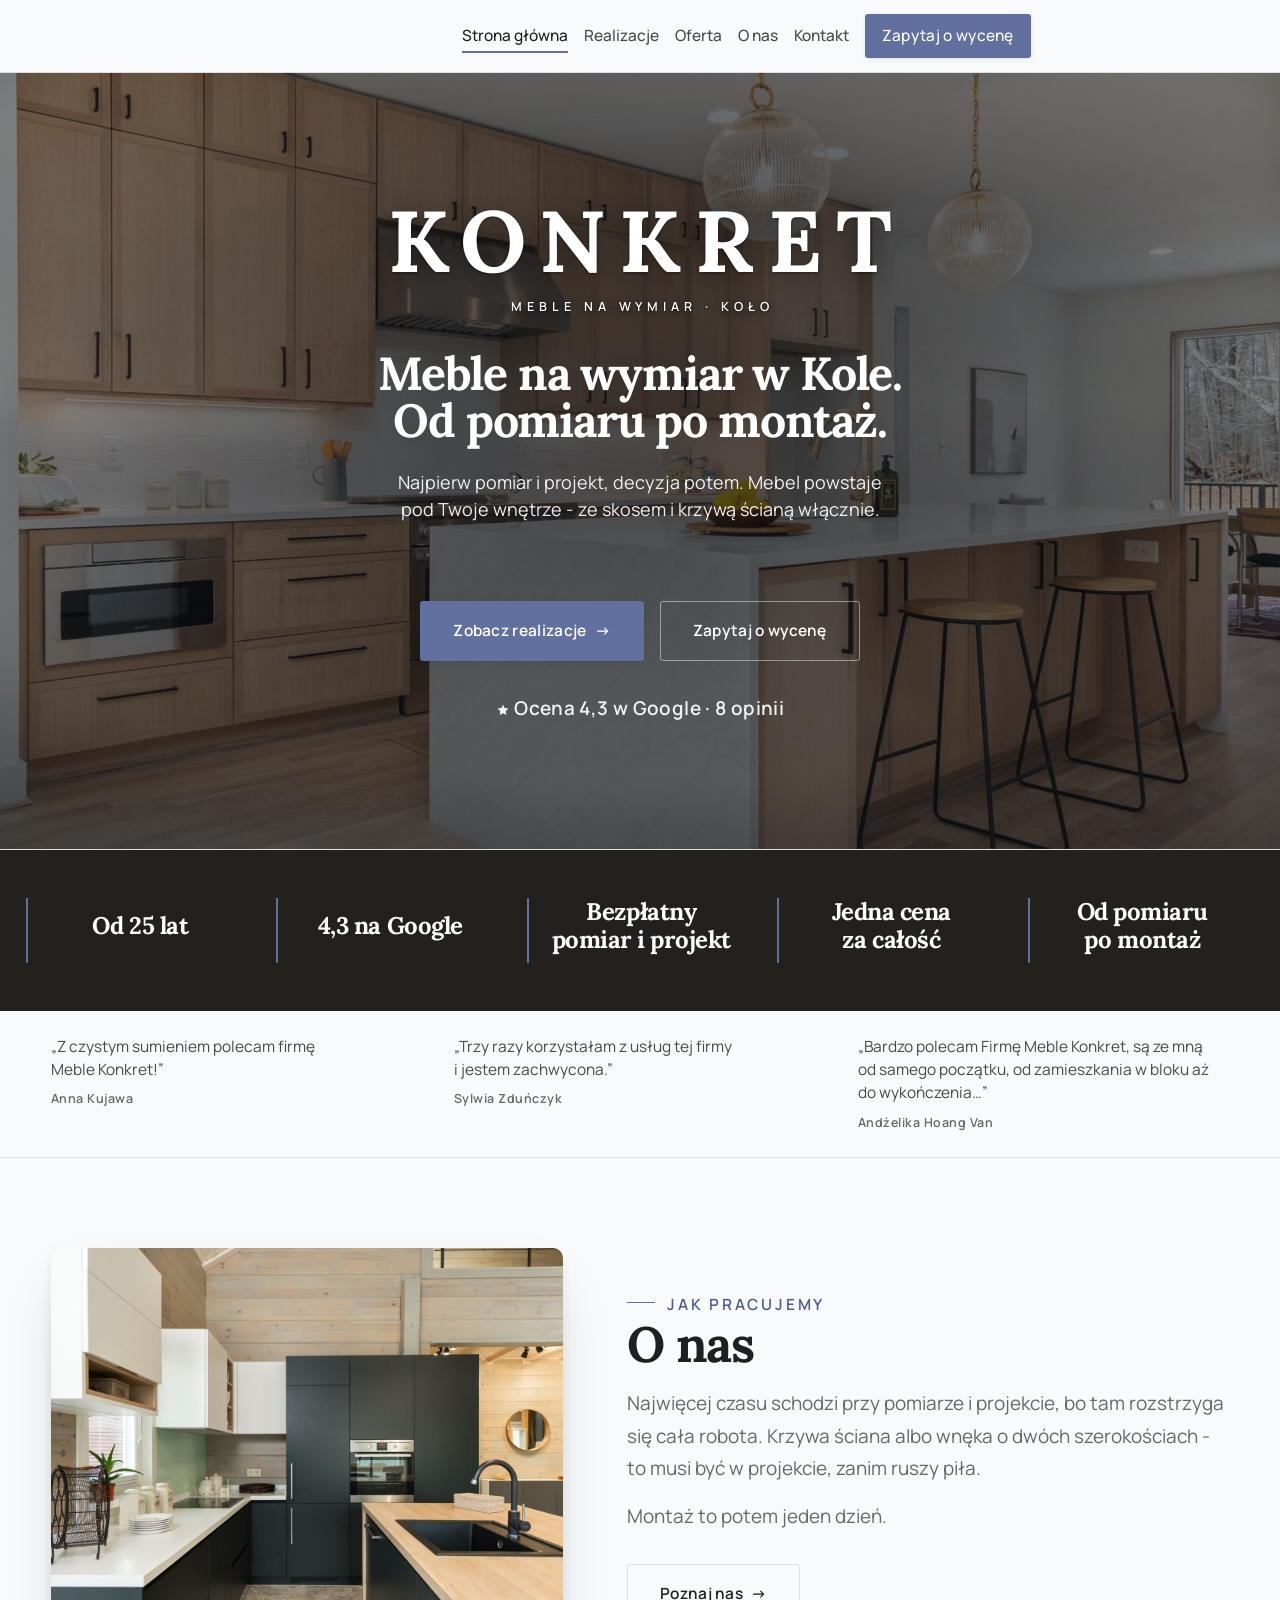
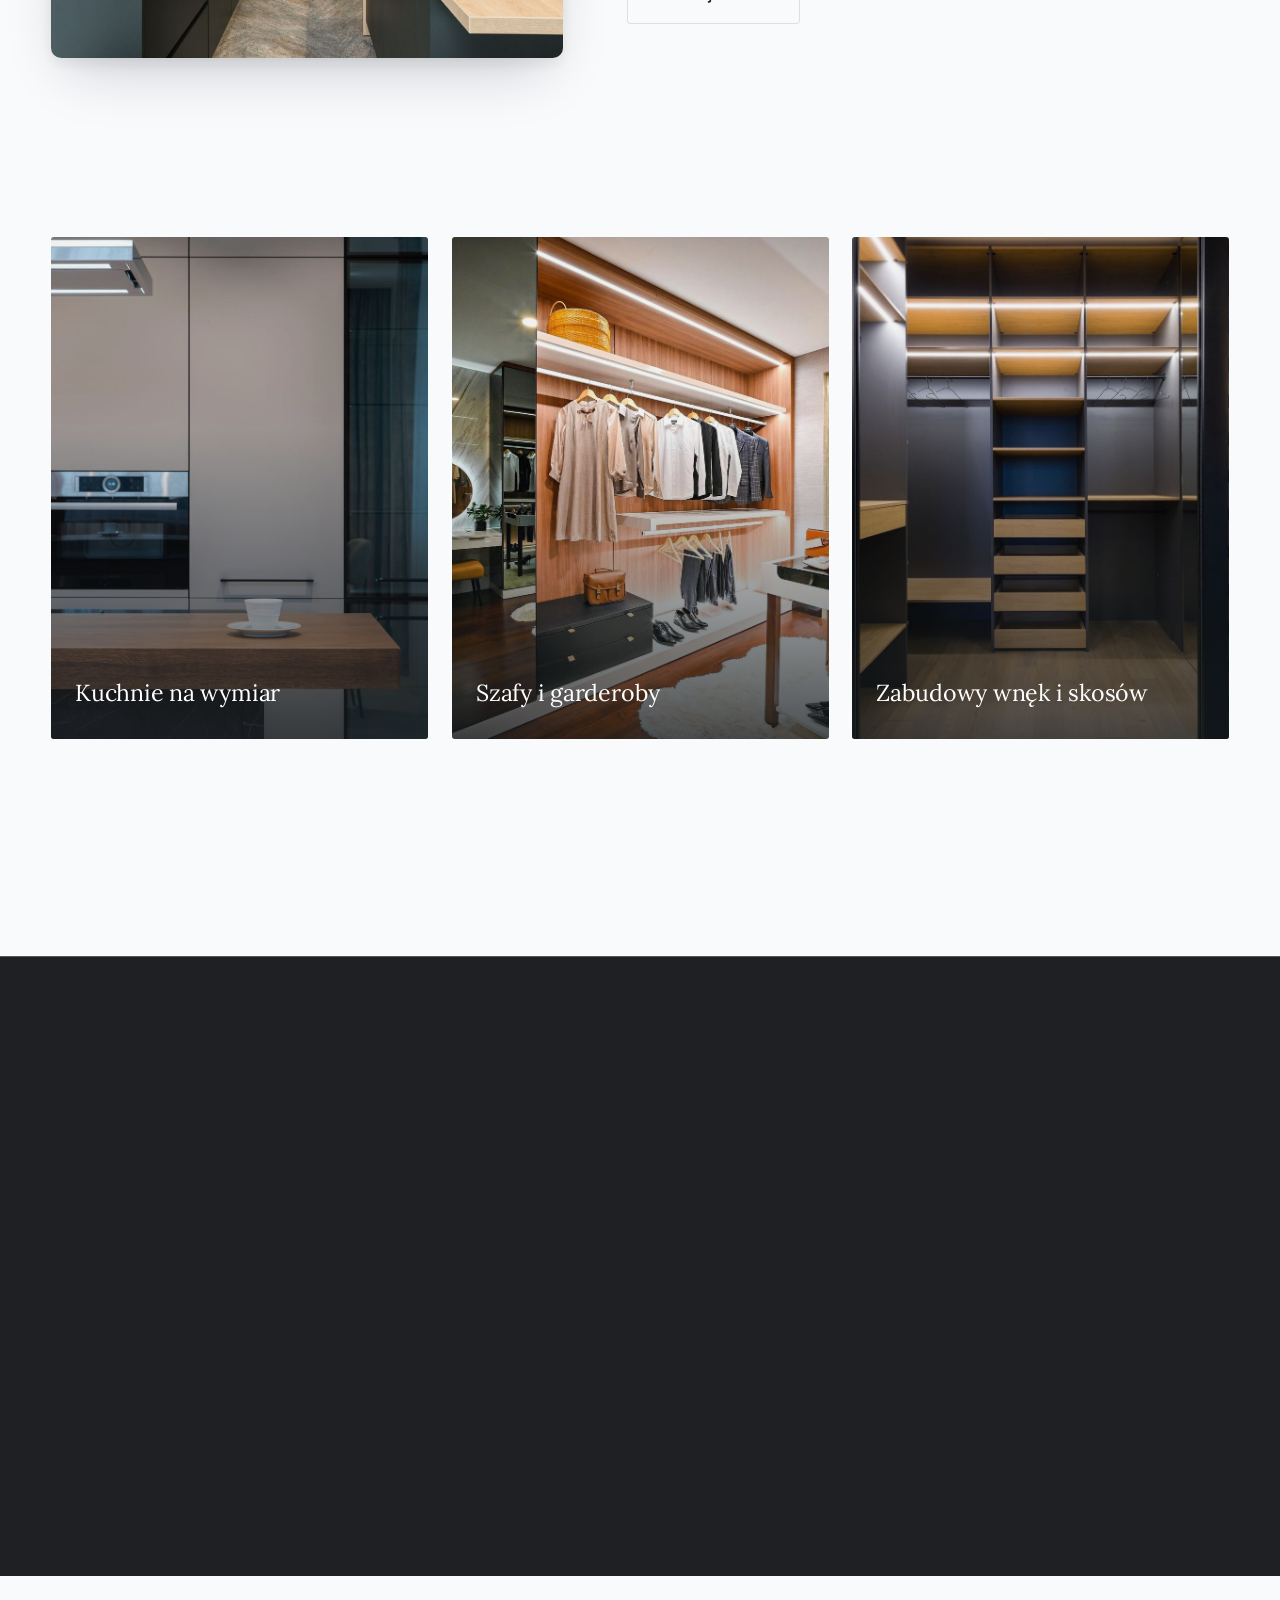
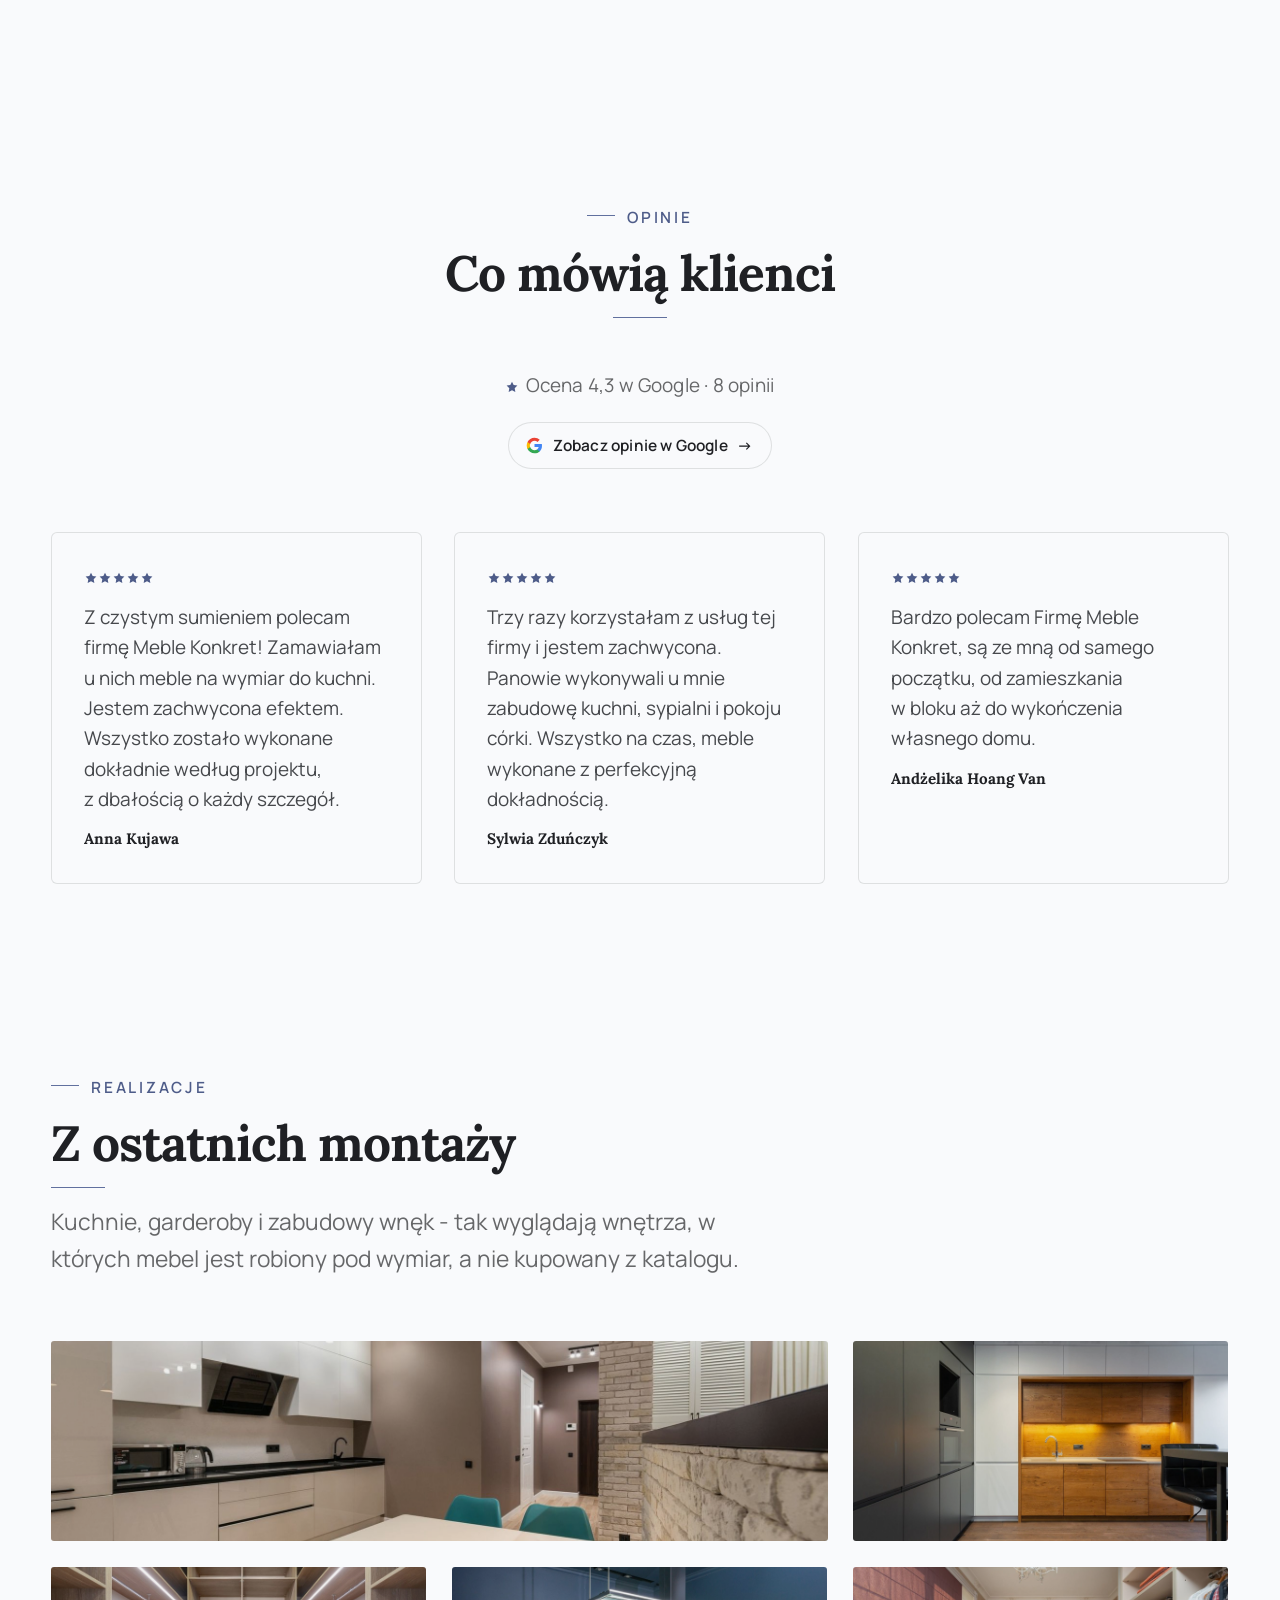
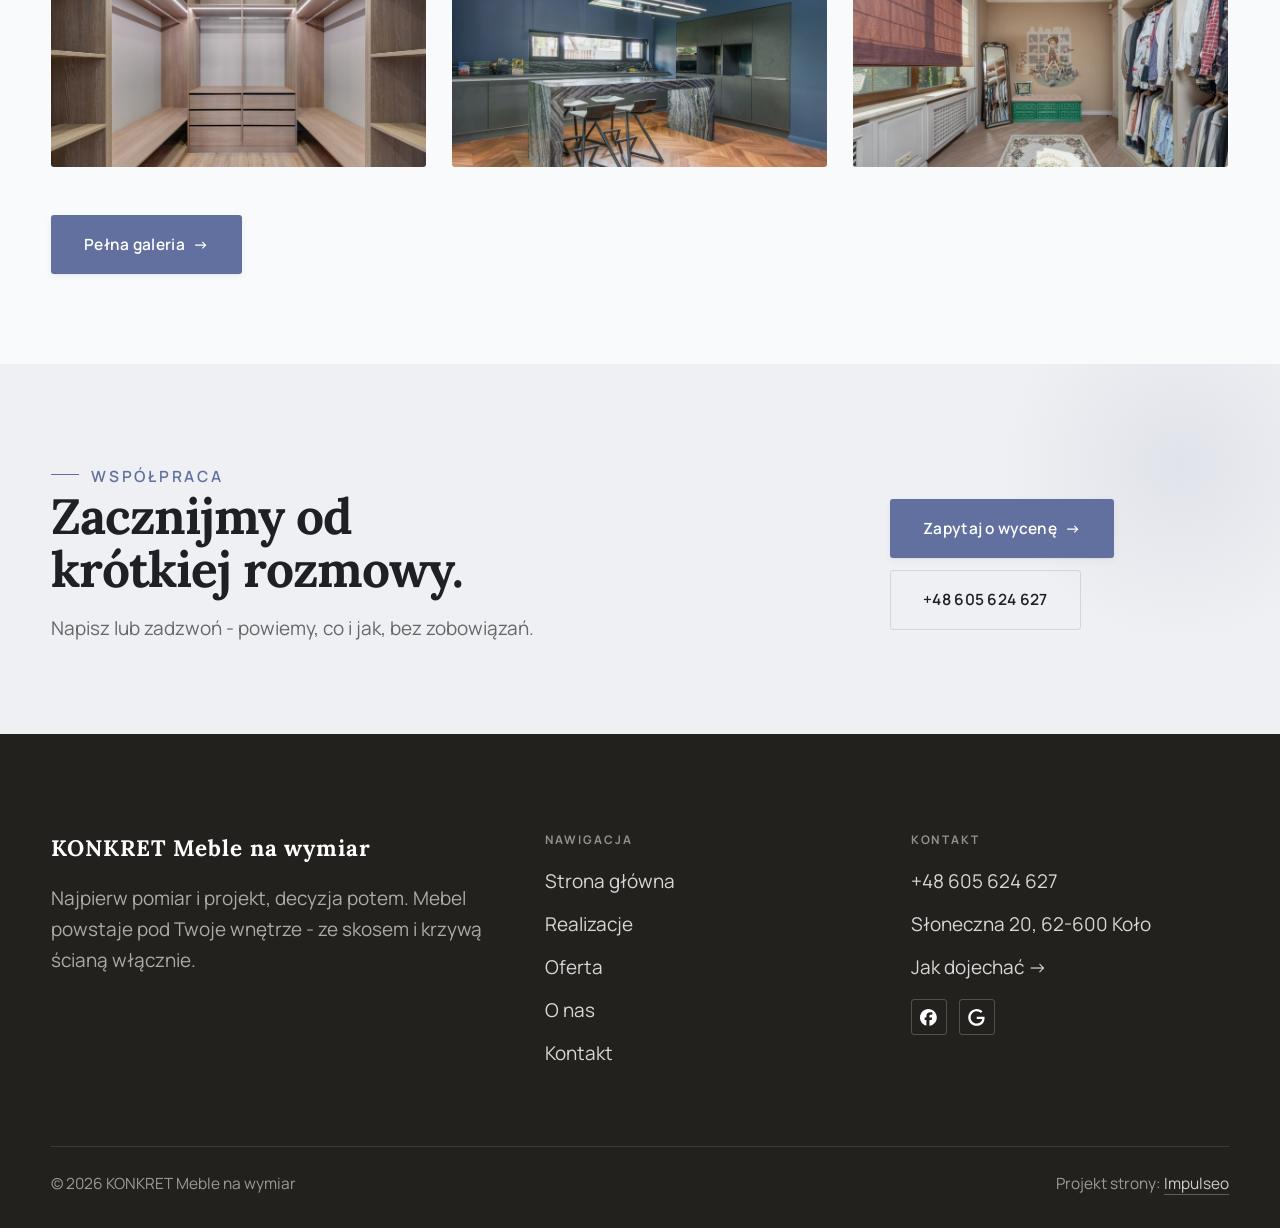
<file: index.html>
<!DOCTYPE html>
<html lang="pl">
<head>
<meta charset="UTF-8">
<meta name="viewport" content="width=device-width, initial-scale=1.0">
<title>KONKRET Meble na wymiar - meble na wymiar, kuchnie i szafy</title>
<meta name="description" content="Meble na wymiar w Kole: kuchnie, szafy i zabudowy pod Twoje wnętrze. Bezpłatny pomiar i projekt, jedna cena, montaż z gwarancją. Zadzwoń: +48 605 624 627.">
<link rel="canonical" href="https://kris20032.github.io/konkret-meble-na-wymiar/">
<meta name="robots" content="noindex, nofollow">
<meta property="og:type" content="website">
<meta property="og:locale" content="pl_PL">
<meta property="og:site_name" content="KONKRET Meble na wymiar">
<meta property="og:title" content="KONKRET Meble na wymiar - meble na wymiar, kuchnie i szafy">
<meta property="og:description" content="Meble na wymiar w Kole: kuchnie, szafy i zabudowy pod Twoje wnętrze. Bezpłatny pomiar i projekt, jedna cena, montaż z gwarancją. Zadzwoń: +48 605 624 627.">
<meta property="og:url" content="https://kris20032.github.io/konkret-meble-na-wymiar/">
<meta property="og:image" content="https://kris20032.github.io/konkret-meble-na-wymiar/img/og.jpg">
<meta property="og:image:width" content="1200">
<meta property="og:image:height" content="630">
<meta name="twitter:card" content="summary_large_image">
<script type="application/ld+json">{"@context": "https://schema.org", "@type": "HomeAndConstructionBusiness", "name": "KONKRET Meble na wymiar", "url": "https://kris20032.github.io/konkret-meble-na-wymiar/", "telephone": "+48605624627", "image": "https://kris20032.github.io/konkret-meble-na-wymiar/img/og.jpg", "areaServed": "Koło"}</script>
<link rel="preconnect" href="https://fonts.googleapis.com">
<link rel="preconnect" href="https://fonts.gstatic.com" crossorigin>
<link href="https://fonts.googleapis.com/css2?family=Lora:wght@500;600;700&family=Manrope:wght@400;500;600&display=swap" rel="stylesheet">
<link rel="stylesheet" href="assets/styles.css?v=4d881626">
<script>
/* WEJSCIE NA STRONE (prosba Szymona 21.08.2026, wzor: demo Meble FRONT).
   Skrypt siedzi w <head> BEZ defer, zeby strona nie mignela przed zaslona.
   Zaslona w CSS jest domyslnie wylaczona (display:none) - wlacza ja dopiero ta
   klasa, wiec przy wylaczonym JS wejscia po prostu nie ma i nic nie blokuje.
   Gra RAZ na wizyte (sessionStorage); ?intro w adresie = zagraj ponownie. */
(function(){
  try{
    var h = document.documentElement;
    h.classList.add('js-on');   /* bez skryptu nazwa w rogu ma zostac widoczna */
    if (window.matchMedia && matchMedia('(prefers-reduced-motion:reduce)').matches) return;
    var znowu = location.search.indexOf('intro') > -1;
    if (!znowu && sessionStorage.getItem('konkret-intro')) return;
    sessionStorage.setItem('konkret-intro','1');
    h.classList.add('intro-on');
    var zdjete = false;
    function koniec(){
      if (zdjete) return; zdjete = true;
      h.classList.add('intro-out');
      try { document.dispatchEvent(new CustomEvent('intro:end')); } catch(e){}
      setTimeout(function(){ h.classList.remove('intro-on','intro-out'); }, 800);
    }
    setTimeout(koniec, 1900);
    /* twardy bezpiecznik: cokolwiek by nie padlo, po 3,8 s zaslony nie ma */
    setTimeout(function(){ h.classList.remove('intro-on','intro-out'); }, 3800);
    document.addEventListener('click', koniec);
    window.addEventListener('wheel', koniec, {passive:true});
    window.addEventListener('touchstart', koniec, {passive:true});
    window.addEventListener('keydown', koniec);
  }catch(e){}
})();
</script>
</head>
<body class="ma-znak-w-hero">
<div id="intro" aria-hidden="true"></div>

<header class="nav">
  <div class="wrap nav-inner">
    <a class="brand" href="index.html"><span class="name">KONKRET Meble na wymiar</span></a>
    <nav class="nav-links">
      <a href="index.html" class="active" aria-current="page">Strona główna</a>
      <a href="realizacje.html">Realizacje</a>
      <a href="oferta.html">Oferta</a>
      <a href="o-nas.html">O nas</a>
      <a href="kontakt.html">Kontakt</a>
      <a href="kontakt.html" class="btn btn-accent">Zapytaj o wycenę</a>
    </nav>
    <button class="nav-toggle" aria-label="Menu"><span></span><span></span><span></span></button>
  </div>
</header>

<main>
<section class="hero-cine hero-srodek">
  <img src="img/hero.jpg" fetchpriority="high" alt="KONKRET Meble na wymiar - Meble na wymiar w Kole. Od pomiaru po montaż. " width="1880" height="1253">
  <div class="wrap">
    <div class="hero-copy">
      <!-- Znak firmowy: na czas zaslony stoi na srodku okna (ciemny, na jasnym tle),
           przy jej zdejmowaniu zjezdza na swoje miejsce w hero i w locie przechodzi
           na biel. Firma nie ma znaku graficznego, wiec znakiem jest sama nazwa. -->
      <div class="hero-mark">
        <span class="mark-nazwa">KONKRET</span>
        <span class="mark-pod">MEBLE NA WYMIAR &middot; KOŁO</span>
      </div>
      <h1>Meble na wymiar w Kole. Od pomiaru po montaż. </h1>
      <p class="lead">Najpierw pomiar i projekt, decyzja potem. Mebel powstaje pod Twoje wnętrze - ze skosem i krzywą ścianą włącznie.</p>
      <div class="hero-actions">
        <a href="realizacje.html" class="btn btn-accent">Zobacz realizacje <span class="arr">→</span></a>
        <a href="kontakt.html" class="btn btn-ghost" style="color:#fff;border-color:rgba(255,255,255,.45)">Zapytaj o wycenę</a>
      </div>
      <div class="hero-ocena"><svg class="ico-star" width="14" height="14" viewBox="0 0 24 24" style="vertical-align:-2px" aria-hidden="true"><path d="M12 2.8l2.85 5.8 6.4.93-4.63 4.5 1.1 6.37L12 17.4l-5.72 3 1.1-6.37-4.63-4.5 6.4-.93L12 2.8Z" fill="currentColor"/></svg> Ocena 4,3 w Google · 8 opinii</div>
    </div>
  </div>
</section>
<section class="strip n-5" style="padding-block:0">
  <div class="wrap">
    <div class="item reveal"><div class="k">Od 25 lat</div><div class="v"></div></div>
    <div class="item reveal"><div class="k">4,3 na Google</div><div class="v"></div></div>
    <div class="item reveal"><div class="k">Bezpłatny pomiar i projekt</div><div class="v"></div></div>
    <div class="item reveal"><div class="k">Jedna cena za całość</div><div class="v"></div></div>
    <div class="item reveal"><div class="k">Od pomiaru po montaż</div><div class="v"></div></div>
  </div>
</section>
<section class="opinie-mini" aria-label="Opinie klientów">
  <div class="wrap">
    <div class="om-row">
      <div class="om-item reveal"><blockquote>„Z czystym sumieniem polecam firmę Meble Konkret!”</blockquote><span class="om-autor">Anna Kujawa</span></div>
      <div class="om-item reveal"><blockquote>„Trzy razy korzystałam z usług tej firmy i jestem zachwycona.”</blockquote><span class="om-autor">Sylwia Zduńczyk</span></div>
      <div class="om-item reveal"><blockquote>„Bardzo polecam Firmę Meble Konkret, są ze mną od samego początku, od zamieszkania w bloku aż do wykończenia…”</blockquote><span class="om-autor">Andżelika Hoang Van</span></div>
    </div>
  </div>
</section>
<section>
  <div class="wrap split">
    <div class="split-art reveal"><img src="img/g1.jpg" alt="KONKRET Meble na wymiar - realizacja" loading="lazy" width="1600" height="1068" decoding="async"></div>
    <div class="split-copy reveal">
      <span class="eyebrow">Jak pracujemy</span>
      <h2>O nas</h2>
      <p class="muted">Najwięcej czasu schodzi przy pomiarze i projekcie, bo tam rozstrzyga się cała robota. Krzywa ściana albo wnęka o dwóch szerokościach - to musi być w projekcie, zanim ruszy piła.</p>
      <p class="muted">Montaż to potem jeden dzień.</p>
      <a href="o-nas.html" class="btn btn-ghost">Poznaj nas <span class="arr">→</span></a>
    </div>
  </div>
</section>
<section class="gateways-band">
  <div class="wrap">
    <div class="gateways">
      <a href="oferta.html" class="gateway reveal"><img src="img/g2.jpg" alt="Kuchnie na wymiar" loading="lazy" width="1600" height="1068" decoding="async"><span class="g-ttl">Kuchnie na wymiar</span></a>
      <a href="oferta.html" class="gateway reveal"><img src="img/g3.jpg" alt="Szafy i garderoby" loading="lazy" width="1600" height="1065" decoding="async"><span class="g-ttl">Szafy i garderoby</span></a>
      <a href="oferta.html" class="gateway reveal"><img src="img/g4.jpg" alt="Zabudowy wnęk i skosów" loading="lazy" width="1600" height="1068" decoding="async"><span class="g-ttl">Zabudowy wnęk i skosów</span></a>
    </div>
  </div>
</section>
<section class="stopklatka" aria-hidden="true">
  <div class="stk-bg" style="background-image:url(img/g5.jpg)"></div>
</section>
<section class="opinie">
  <div class="wrap">
    <div class="head center reveal">
      <span class="eyebrow">Opinie</span>
      <h2>Co mówią klienci</h2>
    </div>
    <p class="op-meta reveal"><svg class="ico-star" width="14" height="14" viewBox="0 0 24 24" style="vertical-align:-2px" aria-hidden="true"><path d="M12 2.8l2.85 5.8 6.4.93-4.63 4.5 1.1 6.37L12 17.4l-5.72 3 1.1-6.37-4.63-4.5 6.4-.93L12 2.8Z" fill="currentColor"/></svg> Ocena 4,3 w Google · 8 opinii</p>
    <p class="op-meta reveal"><a class="op-google" href="https://maps.google.com/?cid=6758295252737353526" target="_blank" rel="noopener"><svg class="op-g-ico" viewBox="0 0 24 24" width="17" height="17" aria-hidden="true"><path fill="#4285F4" d="M22.56 12.25c0-.78-.07-1.53-.2-2.25H12v4.26h5.92c-.26 1.37-1.04 2.53-2.21 3.31v2.77h3.57c2.08-1.92 3.28-4.74 3.28-8.09z"/><path fill="#34A853" d="M12 23c2.97 0 5.46-.98 7.28-2.66l-3.57-2.77c-.98.66-2.23 1.06-3.71 1.06-2.86 0-5.29-1.93-6.16-4.53H2.18v2.84C3.99 20.53 7.7 23 12 23z"/><path fill="#FBBC05" d="M5.84 14.09c-.22-.66-.35-1.36-.35-2.09s.13-1.43.35-2.09V7.07H2.18C1.43 8.55 1 10.22 1 12s.43 3.45 1.18 4.93l2.85-2.22.81-.62z"/><path fill="#EA4335" d="M12 5.38c1.62 0 3.06.56 4.21 1.64l3.15-3.15C17.45 2.09 14.97 1 12 1 7.7 1 3.99 3.47 2.18 7.07l3.66 2.84c.87-2.6 3.3-4.53 6.16-4.53z"/></svg><span>Zobacz opinie w Google</span><span class="arr">→</span></a></p>
    <div class="opinie-grid">
      <figure class="op-card reveal"><span class="op-star"><svg class="ico-star" width="14" height="14" viewBox="0 0 24 24" style="vertical-align:-2px" aria-hidden="true"><path d="M12 2.8l2.85 5.8 6.4.93-4.63 4.5 1.1 6.37L12 17.4l-5.72 3 1.1-6.37-4.63-4.5 6.4-.93L12 2.8Z" fill="currentColor"/></svg><svg class="ico-star" width="14" height="14" viewBox="0 0 24 24" style="vertical-align:-2px" aria-hidden="true"><path d="M12 2.8l2.85 5.8 6.4.93-4.63 4.5 1.1 6.37L12 17.4l-5.72 3 1.1-6.37-4.63-4.5 6.4-.93L12 2.8Z" fill="currentColor"/></svg><svg class="ico-star" width="14" height="14" viewBox="0 0 24 24" style="vertical-align:-2px" aria-hidden="true"><path d="M12 2.8l2.85 5.8 6.4.93-4.63 4.5 1.1 6.37L12 17.4l-5.72 3 1.1-6.37-4.63-4.5 6.4-.93L12 2.8Z" fill="currentColor"/></svg><svg class="ico-star" width="14" height="14" viewBox="0 0 24 24" style="vertical-align:-2px" aria-hidden="true"><path d="M12 2.8l2.85 5.8 6.4.93-4.63 4.5 1.1 6.37L12 17.4l-5.72 3 1.1-6.37-4.63-4.5 6.4-.93L12 2.8Z" fill="currentColor"/></svg><svg class="ico-star" width="14" height="14" viewBox="0 0 24 24" style="vertical-align:-2px" aria-hidden="true"><path d="M12 2.8l2.85 5.8 6.4.93-4.63 4.5 1.1 6.37L12 17.4l-5.72 3 1.1-6.37-4.63-4.5 6.4-.93L12 2.8Z" fill="currentColor"/></svg></span><blockquote>Z czystym sumieniem polecam firmę Meble Konkret! Zamawiałam u nich meble na wymiar do kuchni. Jestem zachwycona efektem. Wszystko zostało wykonane dokładnie według projektu, z dbałością o każdy szczegół.</blockquote><span class="op-autor">Anna Kujawa</span></figure>
      <figure class="op-card reveal"><span class="op-star"><svg class="ico-star" width="14" height="14" viewBox="0 0 24 24" style="vertical-align:-2px" aria-hidden="true"><path d="M12 2.8l2.85 5.8 6.4.93-4.63 4.5 1.1 6.37L12 17.4l-5.72 3 1.1-6.37-4.63-4.5 6.4-.93L12 2.8Z" fill="currentColor"/></svg><svg class="ico-star" width="14" height="14" viewBox="0 0 24 24" style="vertical-align:-2px" aria-hidden="true"><path d="M12 2.8l2.85 5.8 6.4.93-4.63 4.5 1.1 6.37L12 17.4l-5.72 3 1.1-6.37-4.63-4.5 6.4-.93L12 2.8Z" fill="currentColor"/></svg><svg class="ico-star" width="14" height="14" viewBox="0 0 24 24" style="vertical-align:-2px" aria-hidden="true"><path d="M12 2.8l2.85 5.8 6.4.93-4.63 4.5 1.1 6.37L12 17.4l-5.72 3 1.1-6.37-4.63-4.5 6.4-.93L12 2.8Z" fill="currentColor"/></svg><svg class="ico-star" width="14" height="14" viewBox="0 0 24 24" style="vertical-align:-2px" aria-hidden="true"><path d="M12 2.8l2.85 5.8 6.4.93-4.63 4.5 1.1 6.37L12 17.4l-5.72 3 1.1-6.37-4.63-4.5 6.4-.93L12 2.8Z" fill="currentColor"/></svg><svg class="ico-star" width="14" height="14" viewBox="0 0 24 24" style="vertical-align:-2px" aria-hidden="true"><path d="M12 2.8l2.85 5.8 6.4.93-4.63 4.5 1.1 6.37L12 17.4l-5.72 3 1.1-6.37-4.63-4.5 6.4-.93L12 2.8Z" fill="currentColor"/></svg></span><blockquote>Trzy razy korzystałam z usług tej firmy i jestem zachwycona. Panowie wykonywali u mnie zabudowę kuchni, sypialni i pokoju córki. Wszystko na czas, meble wykonane z perfekcyjną dokładnością.</blockquote><span class="op-autor">Sylwia Zduńczyk</span></figure>
      <figure class="op-card reveal"><span class="op-star"><svg class="ico-star" width="14" height="14" viewBox="0 0 24 24" style="vertical-align:-2px" aria-hidden="true"><path d="M12 2.8l2.85 5.8 6.4.93-4.63 4.5 1.1 6.37L12 17.4l-5.72 3 1.1-6.37-4.63-4.5 6.4-.93L12 2.8Z" fill="currentColor"/></svg><svg class="ico-star" width="14" height="14" viewBox="0 0 24 24" style="vertical-align:-2px" aria-hidden="true"><path d="M12 2.8l2.85 5.8 6.4.93-4.63 4.5 1.1 6.37L12 17.4l-5.72 3 1.1-6.37-4.63-4.5 6.4-.93L12 2.8Z" fill="currentColor"/></svg><svg class="ico-star" width="14" height="14" viewBox="0 0 24 24" style="vertical-align:-2px" aria-hidden="true"><path d="M12 2.8l2.85 5.8 6.4.93-4.63 4.5 1.1 6.37L12 17.4l-5.72 3 1.1-6.37-4.63-4.5 6.4-.93L12 2.8Z" fill="currentColor"/></svg><svg class="ico-star" width="14" height="14" viewBox="0 0 24 24" style="vertical-align:-2px" aria-hidden="true"><path d="M12 2.8l2.85 5.8 6.4.93-4.63 4.5 1.1 6.37L12 17.4l-5.72 3 1.1-6.37-4.63-4.5 6.4-.93L12 2.8Z" fill="currentColor"/></svg><svg class="ico-star" width="14" height="14" viewBox="0 0 24 24" style="vertical-align:-2px" aria-hidden="true"><path d="M12 2.8l2.85 5.8 6.4.93-4.63 4.5 1.1 6.37L12 17.4l-5.72 3 1.1-6.37-4.63-4.5 6.4-.93L12 2.8Z" fill="currentColor"/></svg></span><blockquote>Bardzo polecam Firmę Meble Konkret, są ze mną od samego początku, od zamieszkania w bloku aż do wykończenia własnego domu.</blockquote><span class="op-autor">Andżelika Hoang Van</span></figure>
    </div>
  </div>
</section>
<section>
  <div class="wrap">
    <div class="head reveal">
      <span class="eyebrow">Realizacje</span>
      <h2>Z ostatnich montaży</h2>
      <p>Kuchnie, garderoby i zabudowy wnęk - tak wyglądają wnętrza, w których mebel jest robiony pod wymiar, a nie kupowany z katalogu.</p>
    </div>
    <div class="gallery">
      <div class="tile t-two3 reveal"><img src="img/g6.jpg" alt="KONKRET Meble na wymiar" loading="lazy" width="1600" height="1068" decoding="async"></div>
      <div class="tile t-third reveal"><img src="img/g7.jpg" alt="KONKRET Meble na wymiar" loading="lazy" width="1600" height="1068" decoding="async"></div>
      <div class="tile t-third reveal"><img src="img/g8.jpg" alt="KONKRET Meble na wymiar" loading="lazy" width="1600" height="1066" decoding="async"></div>
      <div class="tile t-third reveal"><img src="img/g9.jpg" alt="KONKRET Meble na wymiar" loading="lazy" width="1600" height="1068" decoding="async"></div>
      <div class="tile t-third reveal"><img src="img/g10.jpg" alt="KONKRET Meble na wymiar" loading="lazy" width="1600" height="1068" decoding="async"></div>
    </div>
    <div style="margin-top:var(--space-7)" class="reveal"><a href="realizacje.html" class="btn btn-accent">Pełna galeria <span class="arr">→</span></a></div>
  </div>
</section>
<section class="cta">
  <div class="wrap">
    <div class="reveal">
      <span class="eyebrow">Współpraca</span>
      <h2>Zacznijmy od krótkiej rozmowy.</h2>
      <p>Napisz lub zadzwoń - powiemy, co i jak, bez zobowiązań.</p>
    </div>
    <div class="cta-actions reveal">
      <a href="kontakt.html" class="btn btn-light">Zapytaj o wycenę <span class="arr">→</span></a>
      <a href="tel:+48605624627" class="btn btn-ghost btn-ghost-cta">+48 605 624 627</a>
    </div>
  </div>
</section>
</main>

<footer>
  <div class="wrap">
    <div class="foot-grid">
      <div class="foot-brand">
        <div class="name">KONKRET Meble na wymiar</div>
        <p>Najpierw pomiar i projekt, decyzja potem. Mebel powstaje pod Twoje wnętrze - ze skosem i krzywą ścianą włącznie.</p>
      </div>
      <div class="foot-col">
        <h4>Nawigacja</h4>
        <a href="index.html">Strona główna</a>
        <a href="realizacje.html">Realizacje</a>
        <a href="oferta.html">Oferta</a>
        <a href="o-nas.html">O nas</a>
        <a href="kontakt.html">Kontakt</a>
      </div>
      <div class="foot-col">
        <h4>Kontakt</h4>
        <a href="tel:+48605624627">+48 605 624 627</a>
        <p>Słoneczna 20, 62-600 Koło</p>
        <a href="https://maps.google.com/?cid=6758295252737353526" target="_blank" rel="noopener">Jak dojechać →</a>
      <div class="foot-soc">
        <a class="soc" href="https://www.facebook.com/meblekonkretkolo/" target="_blank" rel="noopener" aria-label="Facebook - KONKRET Meble na wymiar"><svg viewBox="0 0 24 24" aria-hidden="true" focusable="false"><path d="M9.101 23.691v-7.98H6.627v-3.667h2.474v-1.58c0-4.085 1.848-5.978 5.858-5.978.401 0 .955.042 1.468.103a8.68 8.68 0 0 1 1.141.195v3.325a8.623 8.623 0 0 0-.653-.036 26.805 26.805 0 0 0-.733-.009c-.707 0-1.259.096-1.675.309a1.686 1.686 0 0 0-.679.622c-.258.42-.374.995-.374 1.752v1.297h3.919l-.386 2.103-.287 1.564h-3.246v8.245C19.396 23.238 24 18.179 24 12.044c0-6.627-5.373-12-12-12s-12 5.373-12 12c0 5.628 3.874 10.35 9.101 11.647Z" fill="currentColor"/></svg></a>
        <a class="soc" href="https://maps.google.com/?cid=6758295252737353526" target="_blank" rel="noopener" aria-label="Google - KONKRET Meble na wymiar"><svg viewBox="0 0 24 24" aria-hidden="true" focusable="false"><path d="M12.48 10.92v3.28h7.84c-.24 1.84-.853 3.187-1.787 4.133-1.147 1.147-2.933 2.4-6.053 2.4-4.827 0-8.6-3.893-8.6-8.72s3.773-8.72 8.6-8.72c2.6 0 4.507 1.027 5.907 2.347l2.307-2.307C18.747 1.44 16.133 0 12.48 0 5.867 0 .307 5.387.307 12s5.56 12 12.173 12c3.573 0 6.267-1.173 8.373-3.36 2.16-2.16 2.84-5.213 2.84-7.667 0-.76-.053-1.467-.173-2.053H12.48z" fill="currentColor"/></svg></a>
      </div>
      </div>
    </div>
    <div class="foot-bot">
      <span>© 2026 KONKRET Meble na wymiar</span>
      <span>Projekt strony: <a class="foot-credit" href="https://impulseo.pl" target="_blank" rel="noopener">Impulseo</a></span>
    </div>
  </div>
</footer>
<div class="sticky-reserve"><a class="sr-book" href="kontakt.html">Zapytaj o wycenę</a><a class="sr-call" href="tel:+48605624627" aria-label="Zadzwoń"><svg class="ico-tel" width="16" height="16" viewBox="0 0 24 24" fill="none" aria-hidden="true"><path d="M6.6 10.8a15.5 15.5 0 0 0 6.6 6.6l2.2-2.2a1 1 0 0 1 1-.24 11.4 11.4 0 0 0 3.6.58 1 1 0 0 1 1 1V20a1 1 0 0 1-1 1A17 17 0 0 1 3 4a1 1 0 0 1 1-1h3.5a1 1 0 0 1 1 1c0 1.25.2 2.46.58 3.6a1 1 0 0 1-.25 1l-2.23 2.2Z" fill="currentColor"/></svg></a></div>
<div class="demo-wazne" data-do="2026-08-19" data-cykl="3" hidden><svg class="dw-ico" width="13" height="13" viewBox="0 0 24 24" fill="none" aria-hidden="true"><circle cx="12" cy="12" r="8.6" stroke="currentColor" stroke-width="1.8"/><path d="M12 7.2V12l3.3 2" stroke="currentColor" stroke-width="1.8" stroke-linecap="round"/></svg><span class="dw-txt"></span></div>

<script src="assets/main.js?v=80b8f74f"></script>
</body>
</html>
</file>
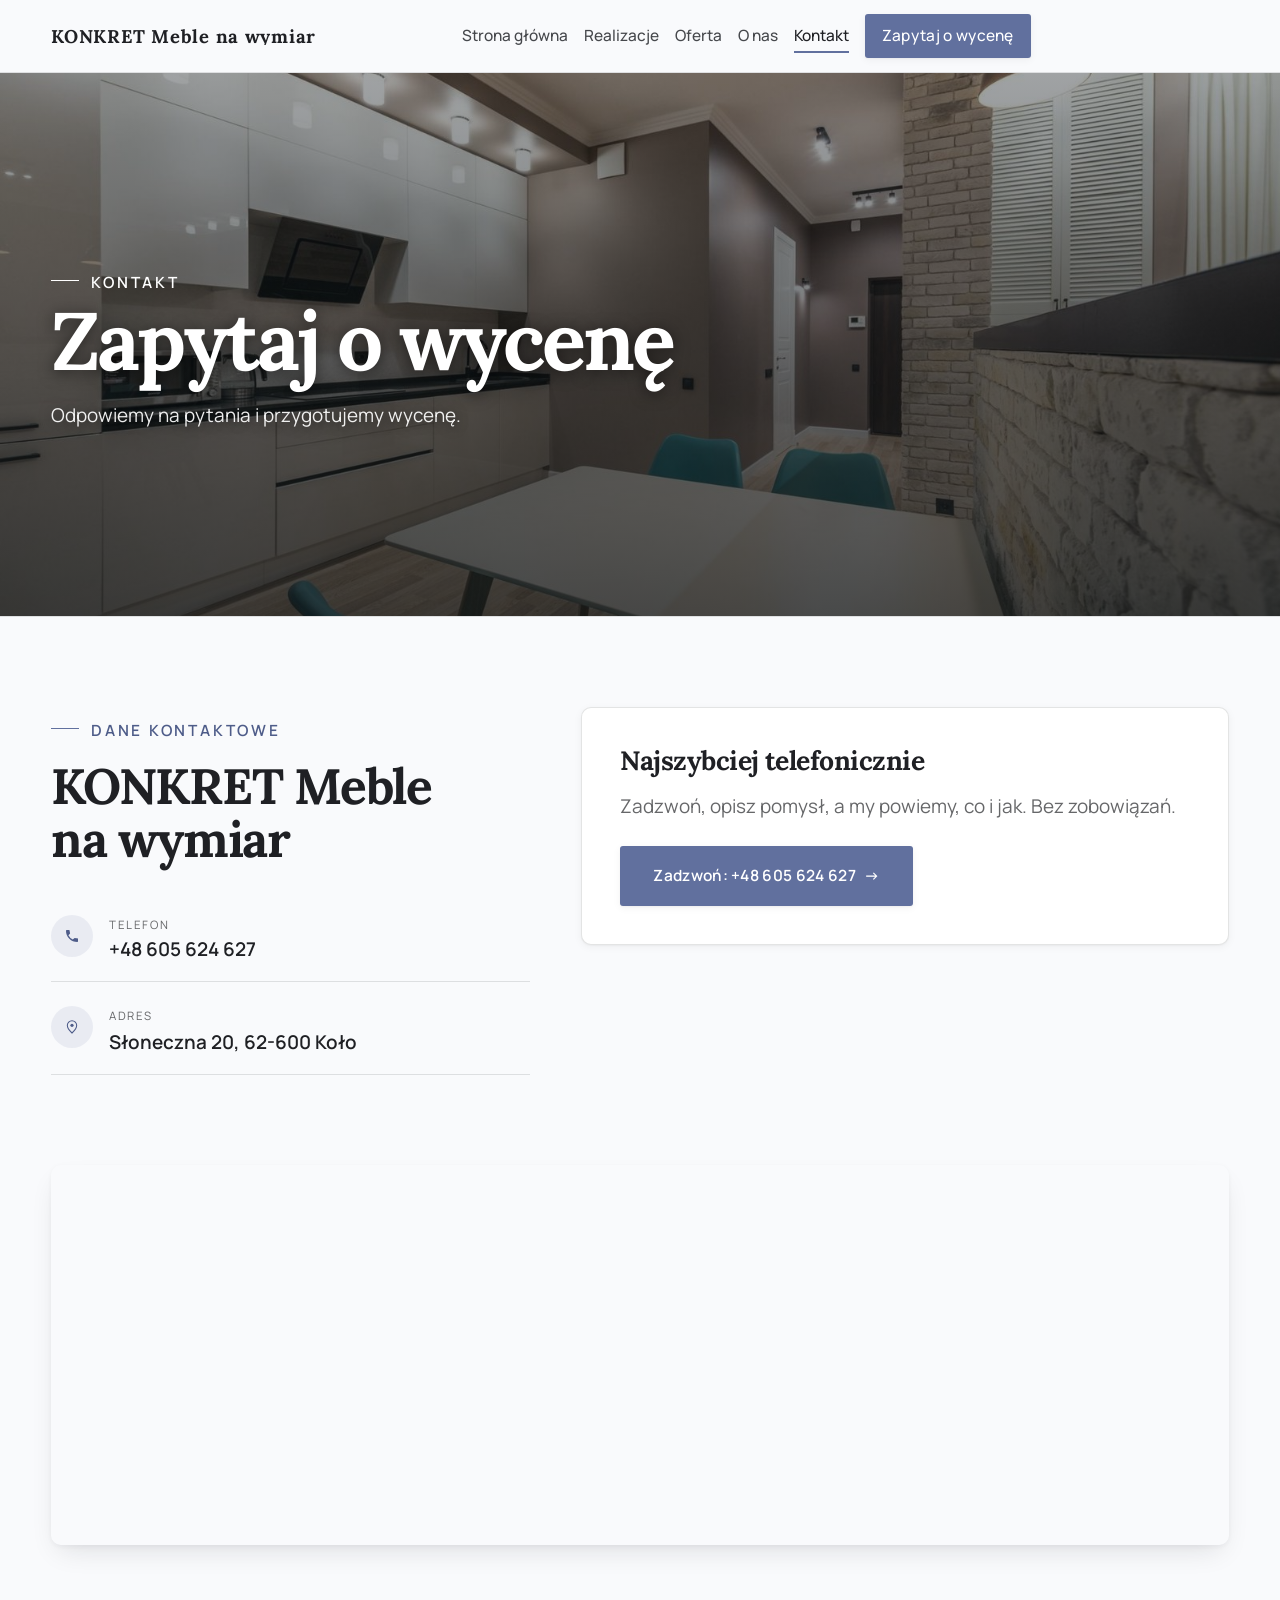
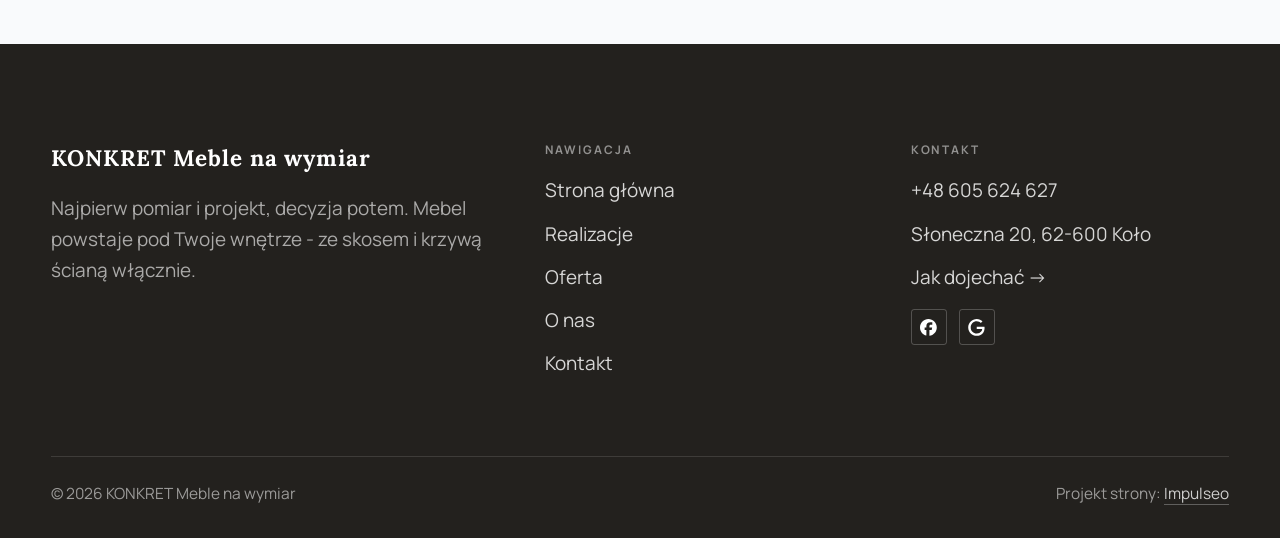
<file: kontakt.html>
<!DOCTYPE html>
<html lang="pl">
<head>
<meta charset="UTF-8">
<meta name="viewport" content="width=device-width, initial-scale=1.0">
<title>Kontakt - KONKRET Meble na wymiar</title>
<meta name="description" content="Kontakt KONKRET Meble na wymiar - Słoneczna 20, 62-600 Koło">
<link rel="canonical" href="https://kris20032.github.io/konkret-meble-na-wymiar/kontakt.html">
<meta name="robots" content="noindex, nofollow">
<meta property="og:type" content="website">
<meta property="og:locale" content="pl_PL">
<meta property="og:site_name" content="KONKRET Meble na wymiar">
<meta property="og:title" content="Kontakt - KONKRET Meble na wymiar">
<meta property="og:description" content="Kontakt KONKRET Meble na wymiar - Słoneczna 20, 62-600 Koło">
<meta property="og:url" content="https://kris20032.github.io/konkret-meble-na-wymiar/kontakt.html">
<meta property="og:image" content="https://kris20032.github.io/konkret-meble-na-wymiar/img/og.jpg">
<meta property="og:image:width" content="1200">
<meta property="og:image:height" content="630">
<meta name="twitter:card" content="summary_large_image">
<link rel="preconnect" href="https://fonts.googleapis.com">
<link rel="preconnect" href="https://fonts.gstatic.com" crossorigin>
<link href="https://fonts.googleapis.com/css2?family=Lora:wght@500;600;700&family=Manrope:wght@400;500;600&display=swap" rel="stylesheet">
<link rel="stylesheet" href="assets/styles.css?v=4d881626">
</head>
<body>

<header class="nav">
  <div class="wrap nav-inner">
    <a class="brand" href="index.html"><span class="name">KONKRET Meble na wymiar</span></a>
    <nav class="nav-links">
      <a href="index.html">Strona główna</a>
      <a href="realizacje.html">Realizacje</a>
      <a href="oferta.html">Oferta</a>
      <a href="o-nas.html">O nas</a>
      <a href="kontakt.html" class="active" aria-current="page">Kontakt</a>
      <a href="kontakt.html" class="btn btn-accent">Zapytaj o wycenę</a>
    </nav>
    <button class="nav-toggle" aria-label="Menu"><span></span><span></span><span></span></button>
  </div>
</header>

<main>
<section class="pagehead">
  <img src="img/g6.jpg" alt="KONKRET Meble na wymiar - Zapytaj o wycenę" width="1600" height="1068" decoding="async">
  <div class="wrap">
    <span class="eyebrow">Kontakt</span>
    <h1>Zapytaj o wycenę</h1>
    <p>Odpowiemy na pytania i przygotujemy wycenę.</p>
  </div>
</section>
<section>
  <div class="wrap contact-grid">
    <div class="reveal">
      <span class="eyebrow">Dane kontaktowe</span>
      <h2 style="margin:var(--space-4) 0 var(--space-6)">KONKRET Meble na wymiar</h2>
      <div class="info-list">
        <div class="info-row"><div class="ic"><svg class="ico-tel" width="16" height="16" viewBox="0 0 24 24" fill="none" aria-hidden="true"><path d="M6.6 10.8a15.5 15.5 0 0 0 6.6 6.6l2.2-2.2a1 1 0 0 1 1-.24 11.4 11.4 0 0 0 3.6.58 1 1 0 0 1 1 1V20a1 1 0 0 1-1 1A17 17 0 0 1 3 4a1 1 0 0 1 1-1h3.5a1 1 0 0 1 1 1c0 1.25.2 2.46.58 3.6a1 1 0 0 1-.25 1l-2.23 2.2Z" fill="currentColor"/></svg></div><div><div class="lbl">Telefon</div><a class="val" href="tel:+48605624627">+48 605 624 627</a></div></div>
        <div class="info-row"><div class="ic"><svg class="ico-pin" width="16" height="16" viewBox="0 0 24 24" fill="none" aria-hidden="true"><path d="M12 21s7-6.1 7-11.5A7 7 0 0 0 5 9.5C5 14.9 12 21 12 21Z" stroke="currentColor" stroke-width="1.6" fill="none"/><circle cx="12" cy="9.5" r="2.4" fill="currentColor"/></svg></div><div><div class="lbl">Adres</div><div class="val">Słoneczna 20, 62-600 Koło</div></div></div>
      </div>
    </div>
    <div class="reveal">
      <div class="form">
        <h3 style="margin-bottom:var(--space-4)">Najszybciej telefonicznie</h3>
        <p class="muted" style="margin-bottom:var(--space-5)">Zadzwoń, opisz pomysł, a my powiemy, co i jak. Bez zobowiązań.</p>
        <a href="tel:+48605624627" class="btn btn-accent" style="justify-content:center">Zadzwoń: +48 605 624 627 <span class="arr">→</span></a>
      </div>
    </div>
  </div>
</section>
<section style="padding-top:0">
  <div class="wrap reveal">
    <iframe class="map" title="KONKRET Meble na wymiar - Koło" src="https://maps.google.com/maps?q=KONKRET%20Meble%20na%20wymiar%20Ko%C5%82o&z=15&output=embed" loading="lazy" referrerpolicy="no-referrer-when-downgrade"></iframe>
  </div>
</section>
</main>

<footer>
  <div class="wrap">
    <div class="foot-grid">
      <div class="foot-brand">
        <div class="name">KONKRET Meble na wymiar</div>
        <p>Najpierw pomiar i projekt, decyzja potem. Mebel powstaje pod Twoje wnętrze - ze skosem i krzywą ścianą włącznie.</p>
      </div>
      <div class="foot-col">
        <h4>Nawigacja</h4>
        <a href="index.html">Strona główna</a>
        <a href="realizacje.html">Realizacje</a>
        <a href="oferta.html">Oferta</a>
        <a href="o-nas.html">O nas</a>
        <a href="kontakt.html">Kontakt</a>
      </div>
      <div class="foot-col">
        <h4>Kontakt</h4>
        <a href="tel:+48605624627">+48 605 624 627</a>
        <p>Słoneczna 20, 62-600 Koło</p>
        <a href="https://maps.google.com/?cid=6758295252737353526" target="_blank" rel="noopener">Jak dojechać →</a>
      <div class="foot-soc">
        <a class="soc" href="https://www.facebook.com/meblekonkretkolo/" target="_blank" rel="noopener" aria-label="Facebook - KONKRET Meble na wymiar"><svg viewBox="0 0 24 24" aria-hidden="true" focusable="false"><path d="M9.101 23.691v-7.98H6.627v-3.667h2.474v-1.58c0-4.085 1.848-5.978 5.858-5.978.401 0 .955.042 1.468.103a8.68 8.68 0 0 1 1.141.195v3.325a8.623 8.623 0 0 0-.653-.036 26.805 26.805 0 0 0-.733-.009c-.707 0-1.259.096-1.675.309a1.686 1.686 0 0 0-.679.622c-.258.42-.374.995-.374 1.752v1.297h3.919l-.386 2.103-.287 1.564h-3.246v8.245C19.396 23.238 24 18.179 24 12.044c0-6.627-5.373-12-12-12s-12 5.373-12 12c0 5.628 3.874 10.35 9.101 11.647Z" fill="currentColor"/></svg></a>
        <a class="soc" href="https://maps.google.com/?cid=6758295252737353526" target="_blank" rel="noopener" aria-label="Google - KONKRET Meble na wymiar"><svg viewBox="0 0 24 24" aria-hidden="true" focusable="false"><path d="M12.48 10.92v3.28h7.84c-.24 1.84-.853 3.187-1.787 4.133-1.147 1.147-2.933 2.4-6.053 2.4-4.827 0-8.6-3.893-8.6-8.72s3.773-8.72 8.6-8.72c2.6 0 4.507 1.027 5.907 2.347l2.307-2.307C18.747 1.44 16.133 0 12.48 0 5.867 0 .307 5.387.307 12s5.56 12 12.173 12c3.573 0 6.267-1.173 8.373-3.36 2.16-2.16 2.84-5.213 2.84-7.667 0-.76-.053-1.467-.173-2.053H12.48z" fill="currentColor"/></svg></a>
      </div>
      </div>
    </div>
    <div class="foot-bot">
      <span>© 2026 KONKRET Meble na wymiar</span>
      <span>Projekt strony: <a class="foot-credit" href="https://impulseo.pl" target="_blank" rel="noopener">Impulseo</a></span>
    </div>
  </div>
</footer>
<div class="sticky-reserve"><a class="sr-book" href="kontakt.html">Zapytaj o wycenę</a><a class="sr-call" href="tel:+48605624627" aria-label="Zadzwoń"><svg class="ico-tel" width="16" height="16" viewBox="0 0 24 24" fill="none" aria-hidden="true"><path d="M6.6 10.8a15.5 15.5 0 0 0 6.6 6.6l2.2-2.2a1 1 0 0 1 1-.24 11.4 11.4 0 0 0 3.6.58 1 1 0 0 1 1 1V20a1 1 0 0 1-1 1A17 17 0 0 1 3 4a1 1 0 0 1 1-1h3.5a1 1 0 0 1 1 1c0 1.25.2 2.46.58 3.6a1 1 0 0 1-.25 1l-2.23 2.2Z" fill="currentColor"/></svg></a></div>
<div class="demo-wazne" data-do="2026-08-19" data-cykl="3" hidden><svg class="dw-ico" width="13" height="13" viewBox="0 0 24 24" fill="none" aria-hidden="true"><circle cx="12" cy="12" r="8.6" stroke="currentColor" stroke-width="1.8"/><path d="M12 7.2V12l3.3 2" stroke="currentColor" stroke-width="1.8" stroke-linecap="round"/></svg><span class="dw-txt"></span></div>

<script src="assets/main.js?v=80b8f74f"></script>
</body>
</html>
</file>
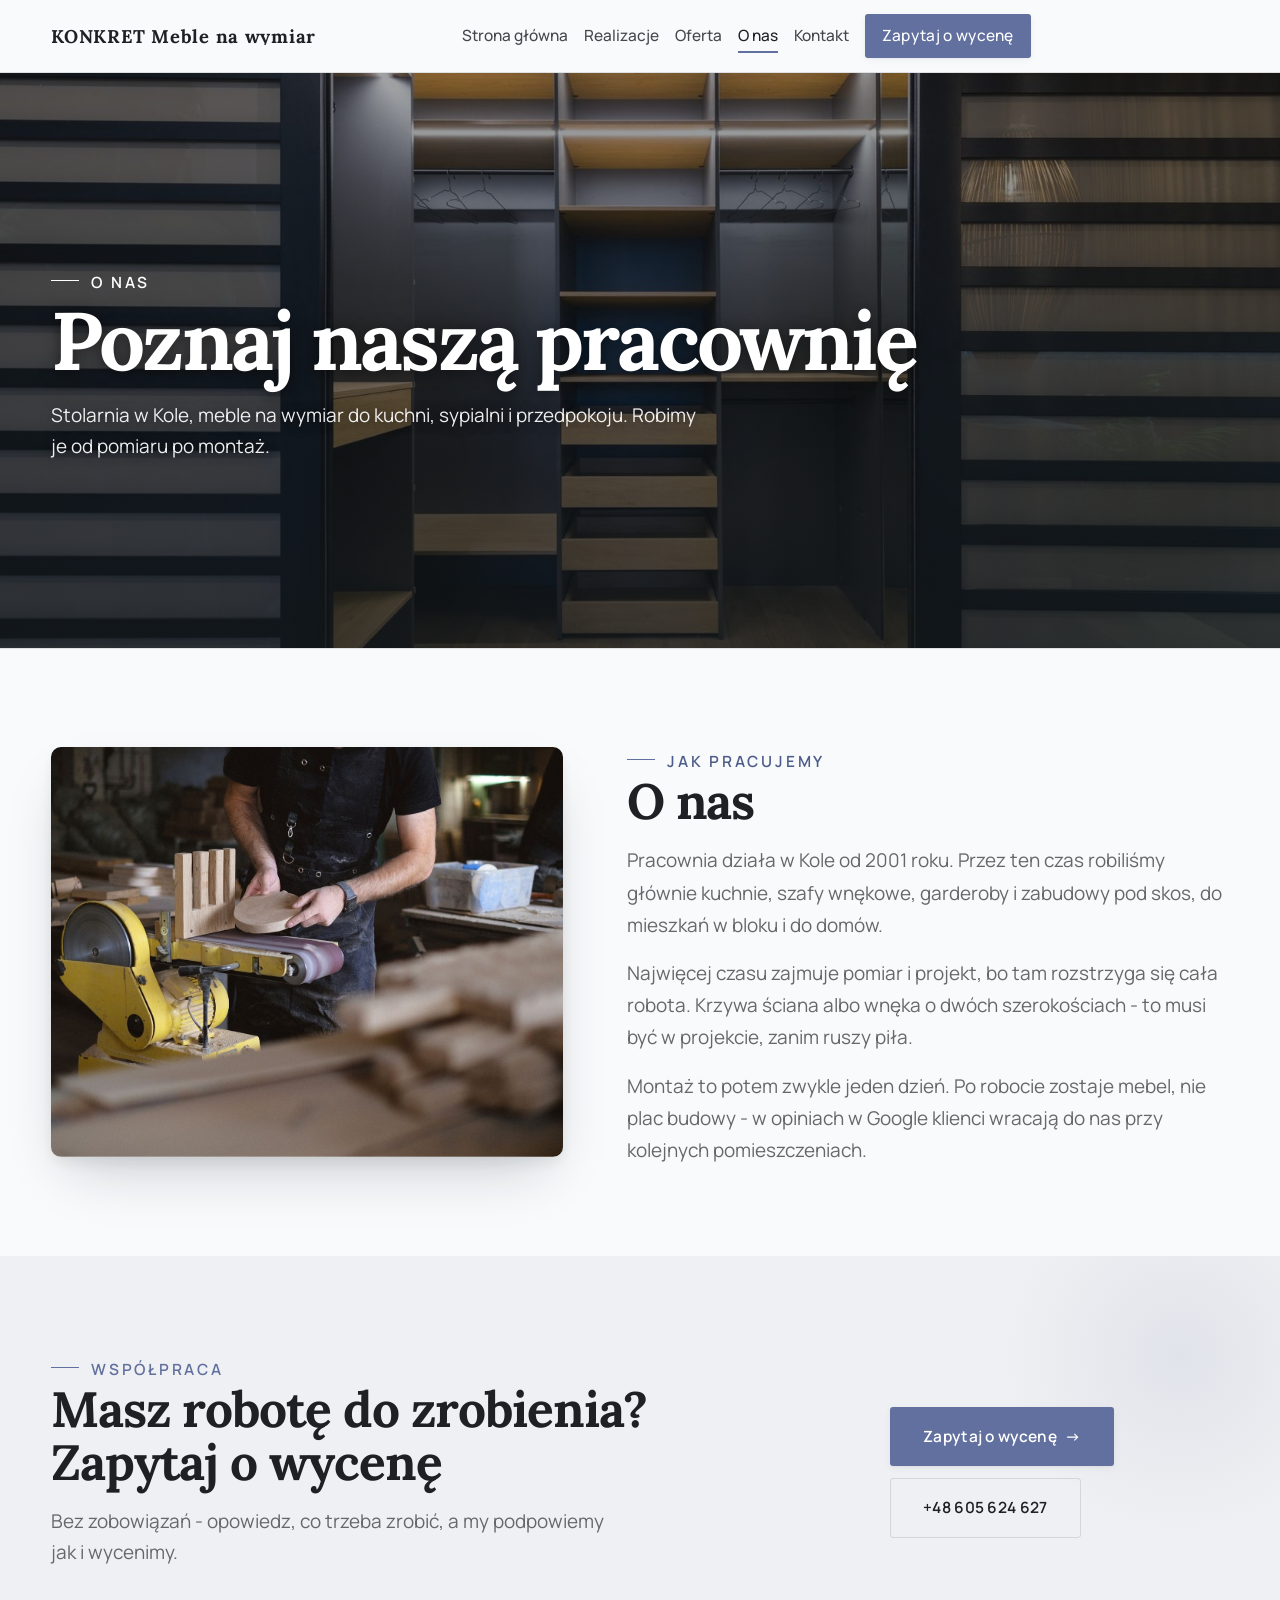
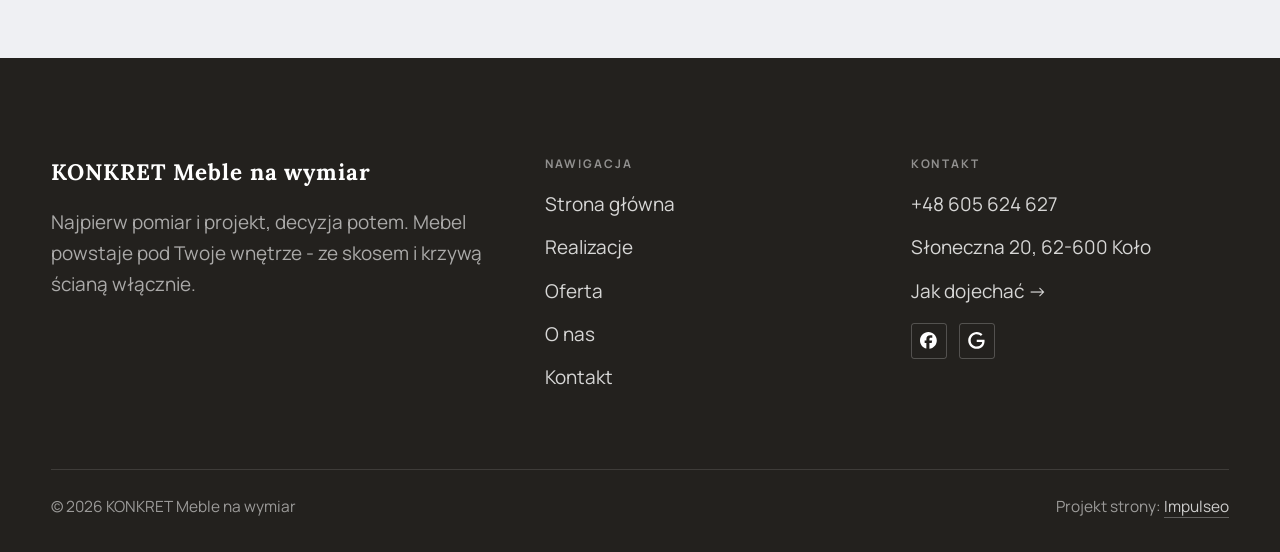
<file: o-nas.html>
<!DOCTYPE html>
<html lang="pl">
<head>
<meta charset="UTF-8">
<meta name="viewport" content="width=device-width, initial-scale=1.0">
<title>O nas - KONKRET Meble na wymiar</title>
<meta name="description" content="Meble na wymiar w Kole: kuchnie, szafy i zabudowy pod Twoje wnętrze. Bezpłatny pomiar i projekt, jedna cena, montaż z gwarancją. Zadzwoń: +48 605 624 627.">
<link rel="canonical" href="https://kris20032.github.io/konkret-meble-na-wymiar/o-nas.html">
<meta name="robots" content="noindex, nofollow">
<meta property="og:type" content="website">
<meta property="og:locale" content="pl_PL">
<meta property="og:site_name" content="KONKRET Meble na wymiar">
<meta property="og:title" content="O nas - KONKRET Meble na wymiar">
<meta property="og:description" content="Meble na wymiar w Kole: kuchnie, szafy i zabudowy pod Twoje wnętrze. Bezpłatny pomiar i projekt, jedna cena, montaż z gwarancją. Zadzwoń: +48 605 624 627.">
<meta property="og:url" content="https://kris20032.github.io/konkret-meble-na-wymiar/o-nas.html">
<meta property="og:image" content="https://kris20032.github.io/konkret-meble-na-wymiar/img/og.jpg">
<meta property="og:image:width" content="1200">
<meta property="og:image:height" content="630">
<meta name="twitter:card" content="summary_large_image">
<link rel="preconnect" href="https://fonts.googleapis.com">
<link rel="preconnect" href="https://fonts.gstatic.com" crossorigin>
<link href="https://fonts.googleapis.com/css2?family=Lora:wght@500;600;700&family=Manrope:wght@400;500;600&display=swap" rel="stylesheet">
<link rel="stylesheet" href="assets/styles.css?v=4d881626">
</head>
<body>

<header class="nav">
  <div class="wrap nav-inner">
    <a class="brand" href="index.html"><span class="name">KONKRET Meble na wymiar</span></a>
    <nav class="nav-links">
      <a href="index.html">Strona główna</a>
      <a href="realizacje.html">Realizacje</a>
      <a href="oferta.html">Oferta</a>
      <a href="o-nas.html" class="active" aria-current="page">O nas</a>
      <a href="kontakt.html">Kontakt</a>
      <a href="kontakt.html" class="btn btn-accent">Zapytaj o wycenę</a>
    </nav>
    <button class="nav-toggle" aria-label="Menu"><span></span><span></span><span></span></button>
  </div>
</header>

<main>
<section class="pagehead">
  <img src="img/g4.jpg" alt="KONKRET Meble na wymiar - Poznaj naszą pracownię" width="1600" height="1068" decoding="async">
  <div class="wrap">
    <span class="eyebrow">O nas</span>
    <h1>Poznaj naszą pracownię</h1>
    <p>Stolarnia w Kole, meble na wymiar do kuchni, sypialni i przedpokoju. Robimy je od pomiaru po montaż.</p>
  </div>
</section>
<section>
  <div class="wrap split">
    <div class="split-art reveal"><img src="img/g5.jpg" alt="KONKRET Meble na wymiar" loading="lazy" width="1600" height="1066" decoding="async"></div>
    <div class="split-copy reveal">
      <span class="eyebrow">Jak pracujemy</span>
      <h2>O nas</h2>
      <p class="muted">Pracownia działa w Kole od 2001 roku. Przez ten czas robiliśmy głównie kuchnie, szafy wnękowe, garderoby i zabudowy pod skos, do mieszkań w bloku i do domów.</p>
      <p class="muted">Najwięcej czasu zajmuje pomiar i projekt, bo tam rozstrzyga się cała robota. Krzywa ściana albo wnęka o dwóch szerokościach - to musi być w projekcie, zanim ruszy piła.</p>
      <p class="muted">Montaż to potem zwykle jeden dzień. Po robocie zostaje mebel, nie plac budowy - w opiniach w Google klienci wracają do nas przy kolejnych pomieszczeniach.</p>
    </div>
  </div>
</section>


<section class="cta">
  <div class="wrap">
    <div class="reveal">
      <span class="eyebrow">Współpraca</span>
      <h2>Masz robotę do zrobienia? Zapytaj o wycenę</h2>
      <p>Bez zobowiązań - opowiedz, co trzeba zrobić, a my podpowiemy jak i wycenimy.</p>
    </div>
    <div class="cta-actions reveal">
      <a href="kontakt.html" class="btn btn-light">Zapytaj o wycenę <span class="arr">→</span></a>
      <a href="tel:+48605624627" class="btn btn-ghost btn-ghost-cta">+48 605 624 627</a>
    </div>
  </div>
</section>
</main>

<footer>
  <div class="wrap">
    <div class="foot-grid">
      <div class="foot-brand">
        <div class="name">KONKRET Meble na wymiar</div>
        <p>Najpierw pomiar i projekt, decyzja potem. Mebel powstaje pod Twoje wnętrze - ze skosem i krzywą ścianą włącznie.</p>
      </div>
      <div class="foot-col">
        <h4>Nawigacja</h4>
        <a href="index.html">Strona główna</a>
        <a href="realizacje.html">Realizacje</a>
        <a href="oferta.html">Oferta</a>
        <a href="o-nas.html">O nas</a>
        <a href="kontakt.html">Kontakt</a>
      </div>
      <div class="foot-col">
        <h4>Kontakt</h4>
        <a href="tel:+48605624627">+48 605 624 627</a>
        <p>Słoneczna 20, 62-600 Koło</p>
        <a href="https://maps.google.com/?cid=6758295252737353526" target="_blank" rel="noopener">Jak dojechać →</a>
      <div class="foot-soc">
        <a class="soc" href="https://www.facebook.com/meblekonkretkolo/" target="_blank" rel="noopener" aria-label="Facebook - KONKRET Meble na wymiar"><svg viewBox="0 0 24 24" aria-hidden="true" focusable="false"><path d="M9.101 23.691v-7.98H6.627v-3.667h2.474v-1.58c0-4.085 1.848-5.978 5.858-5.978.401 0 .955.042 1.468.103a8.68 8.68 0 0 1 1.141.195v3.325a8.623 8.623 0 0 0-.653-.036 26.805 26.805 0 0 0-.733-.009c-.707 0-1.259.096-1.675.309a1.686 1.686 0 0 0-.679.622c-.258.42-.374.995-.374 1.752v1.297h3.919l-.386 2.103-.287 1.564h-3.246v8.245C19.396 23.238 24 18.179 24 12.044c0-6.627-5.373-12-12-12s-12 5.373-12 12c0 5.628 3.874 10.35 9.101 11.647Z" fill="currentColor"/></svg></a>
        <a class="soc" href="https://maps.google.com/?cid=6758295252737353526" target="_blank" rel="noopener" aria-label="Google - KONKRET Meble na wymiar"><svg viewBox="0 0 24 24" aria-hidden="true" focusable="false"><path d="M12.48 10.92v3.28h7.84c-.24 1.84-.853 3.187-1.787 4.133-1.147 1.147-2.933 2.4-6.053 2.4-4.827 0-8.6-3.893-8.6-8.72s3.773-8.72 8.6-8.72c2.6 0 4.507 1.027 5.907 2.347l2.307-2.307C18.747 1.44 16.133 0 12.48 0 5.867 0 .307 5.387.307 12s5.56 12 12.173 12c3.573 0 6.267-1.173 8.373-3.36 2.16-2.16 2.84-5.213 2.84-7.667 0-.76-.053-1.467-.173-2.053H12.48z" fill="currentColor"/></svg></a>
      </div>
      </div>
    </div>
    <div class="foot-bot">
      <span>© 2026 KONKRET Meble na wymiar</span>
      <span>Projekt strony: <a class="foot-credit" href="https://impulseo.pl" target="_blank" rel="noopener">Impulseo</a></span>
    </div>
  </div>
</footer>
<div class="sticky-reserve"><a class="sr-book" href="kontakt.html">Zapytaj o wycenę</a><a class="sr-call" href="tel:+48605624627" aria-label="Zadzwoń"><svg class="ico-tel" width="16" height="16" viewBox="0 0 24 24" fill="none" aria-hidden="true"><path d="M6.6 10.8a15.5 15.5 0 0 0 6.6 6.6l2.2-2.2a1 1 0 0 1 1-.24 11.4 11.4 0 0 0 3.6.58 1 1 0 0 1 1 1V20a1 1 0 0 1-1 1A17 17 0 0 1 3 4a1 1 0 0 1 1-1h3.5a1 1 0 0 1 1 1c0 1.25.2 2.46.58 3.6a1 1 0 0 1-.25 1l-2.23 2.2Z" fill="currentColor"/></svg></a></div>
<div class="demo-wazne" data-do="2026-08-19" data-cykl="3" hidden><svg class="dw-ico" width="13" height="13" viewBox="0 0 24 24" fill="none" aria-hidden="true"><circle cx="12" cy="12" r="8.6" stroke="currentColor" stroke-width="1.8"/><path d="M12 7.2V12l3.3 2" stroke="currentColor" stroke-width="1.8" stroke-linecap="round"/></svg><span class="dw-txt"></span></div>

<script src="assets/main.js?v=80b8f74f"></script>
</body>
</html>
</file>
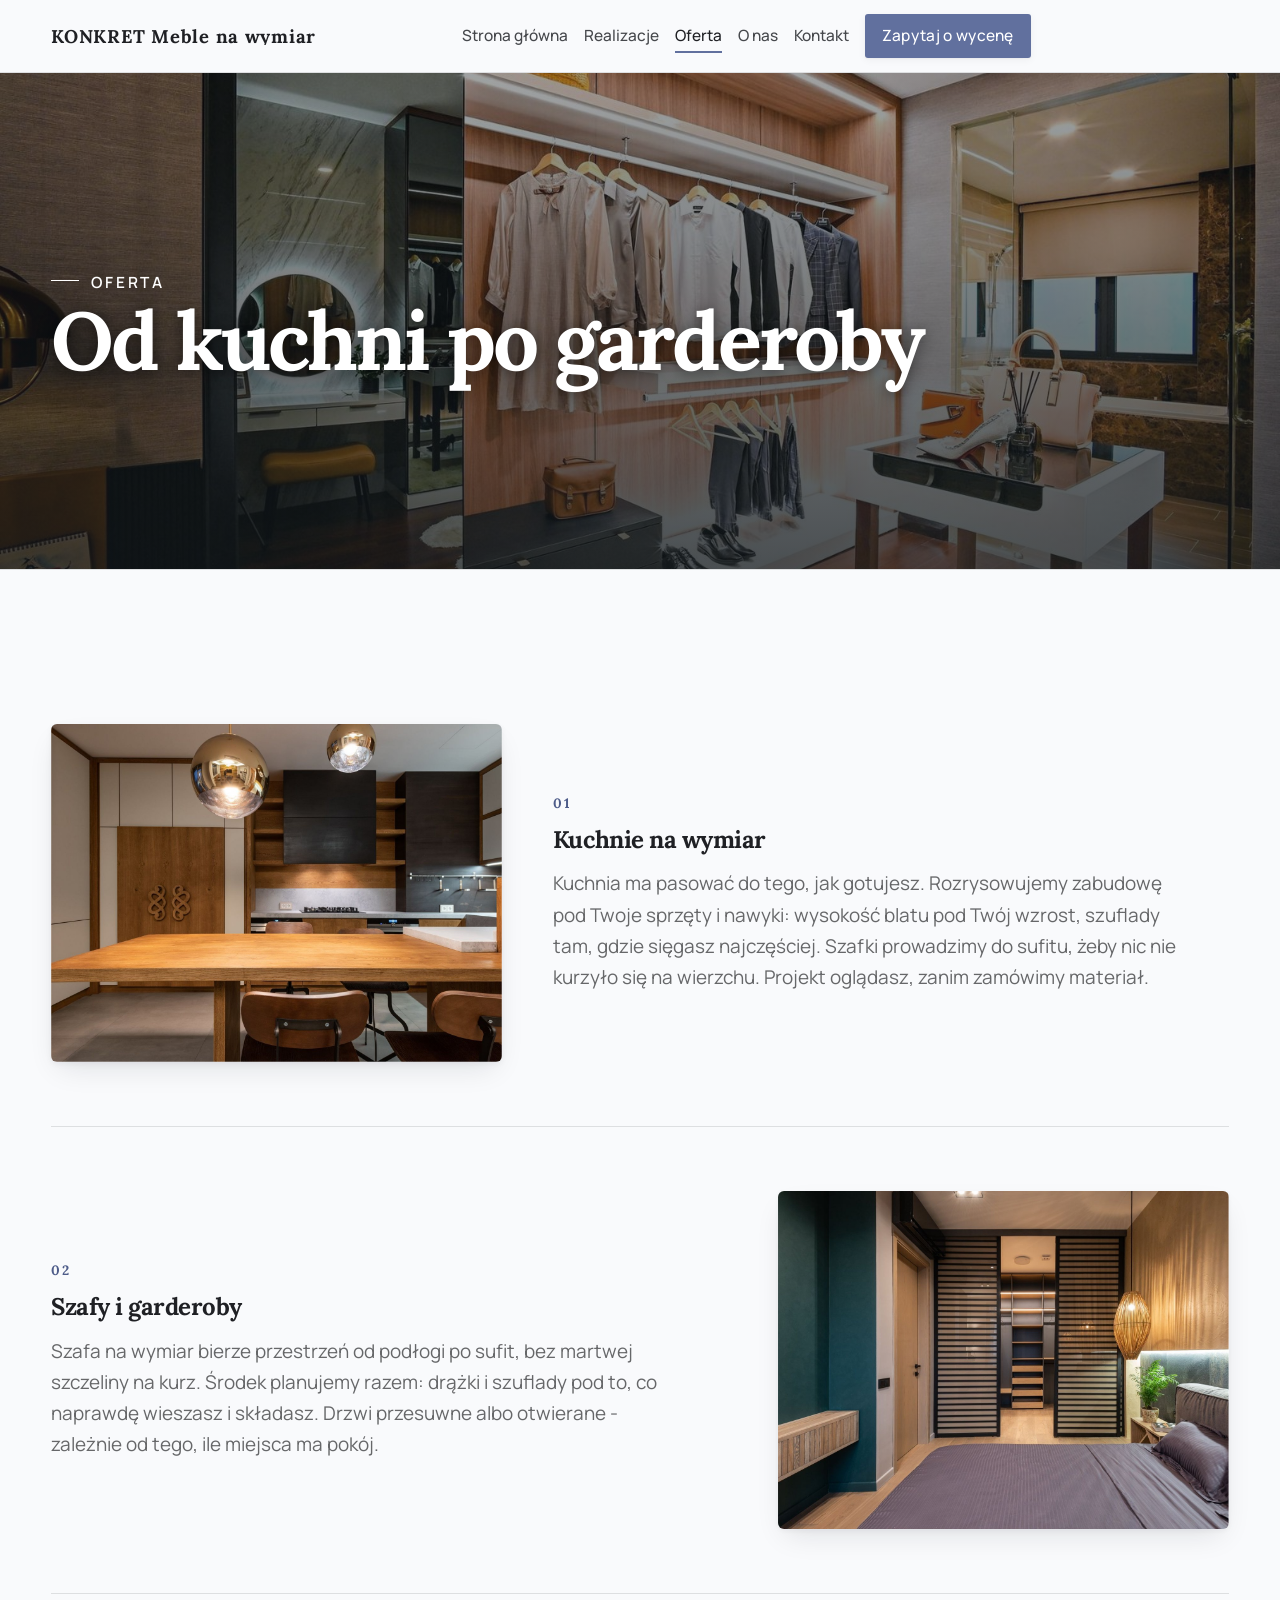
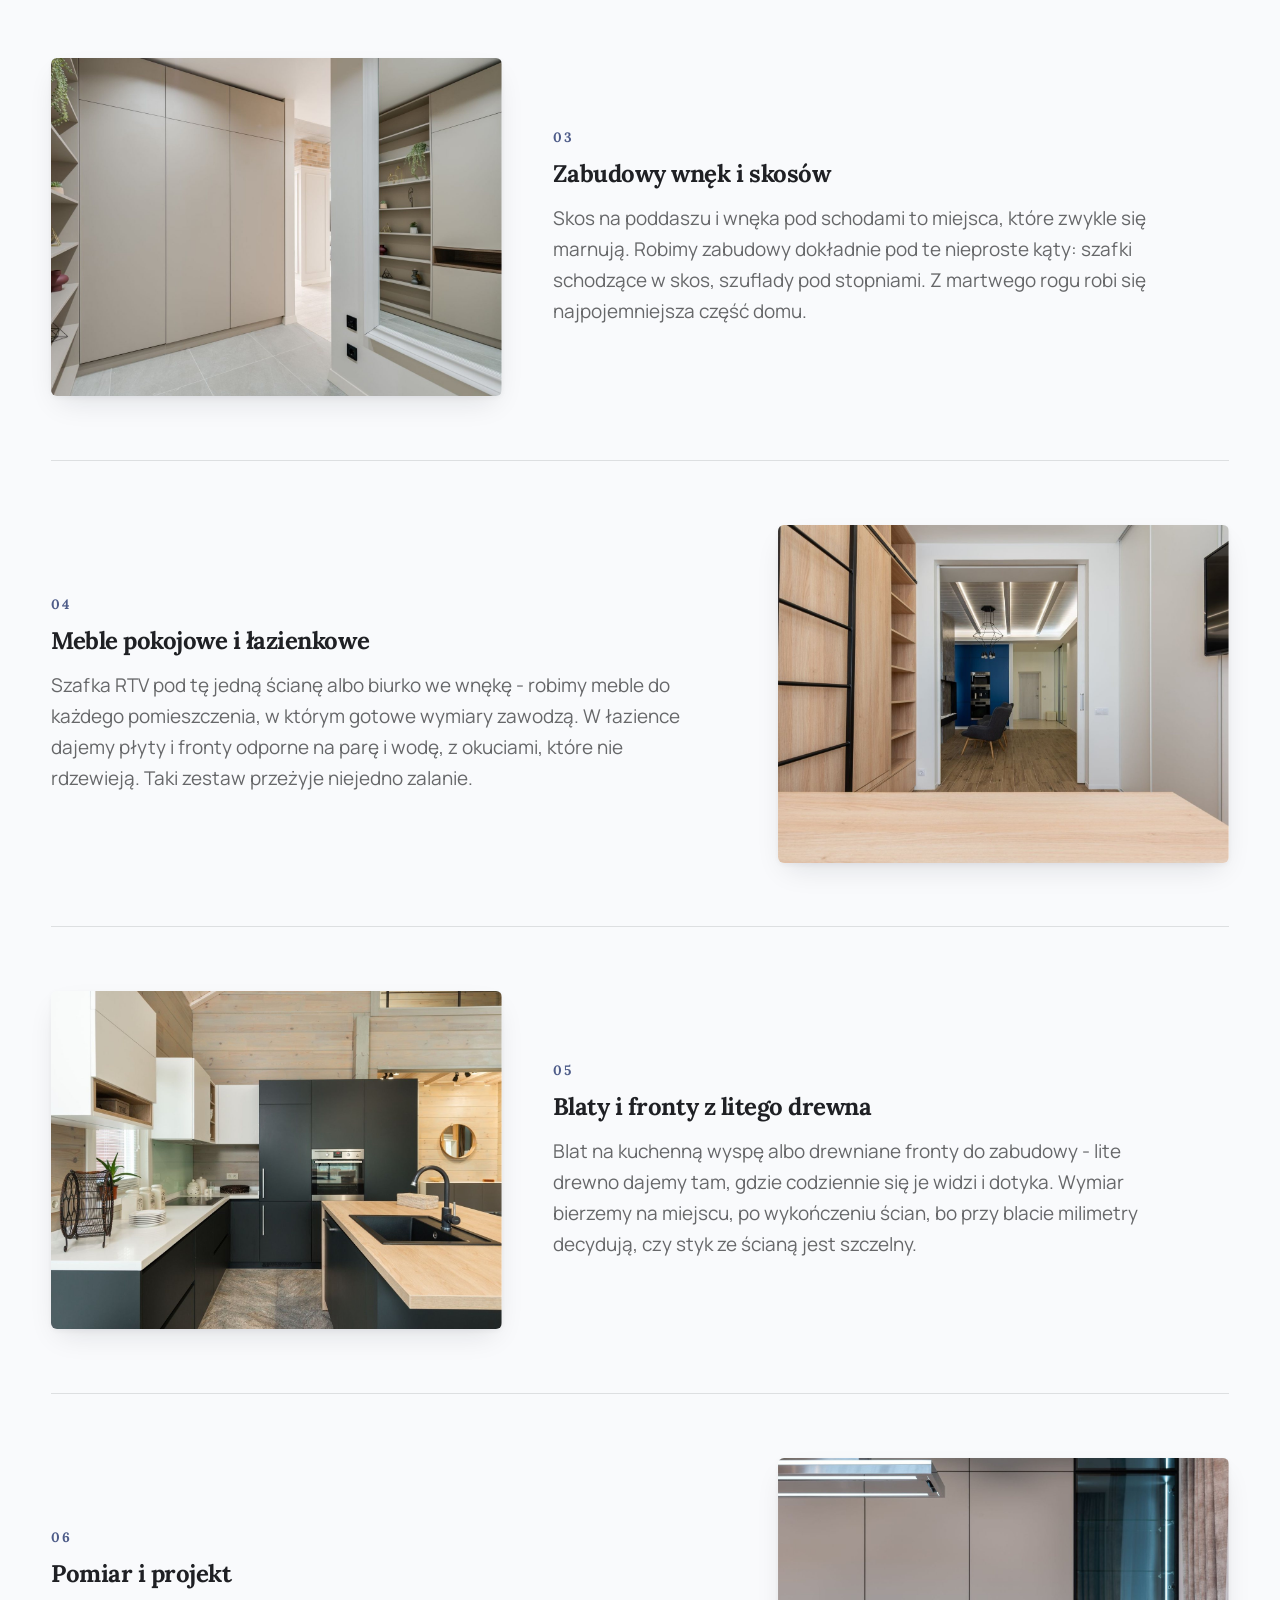
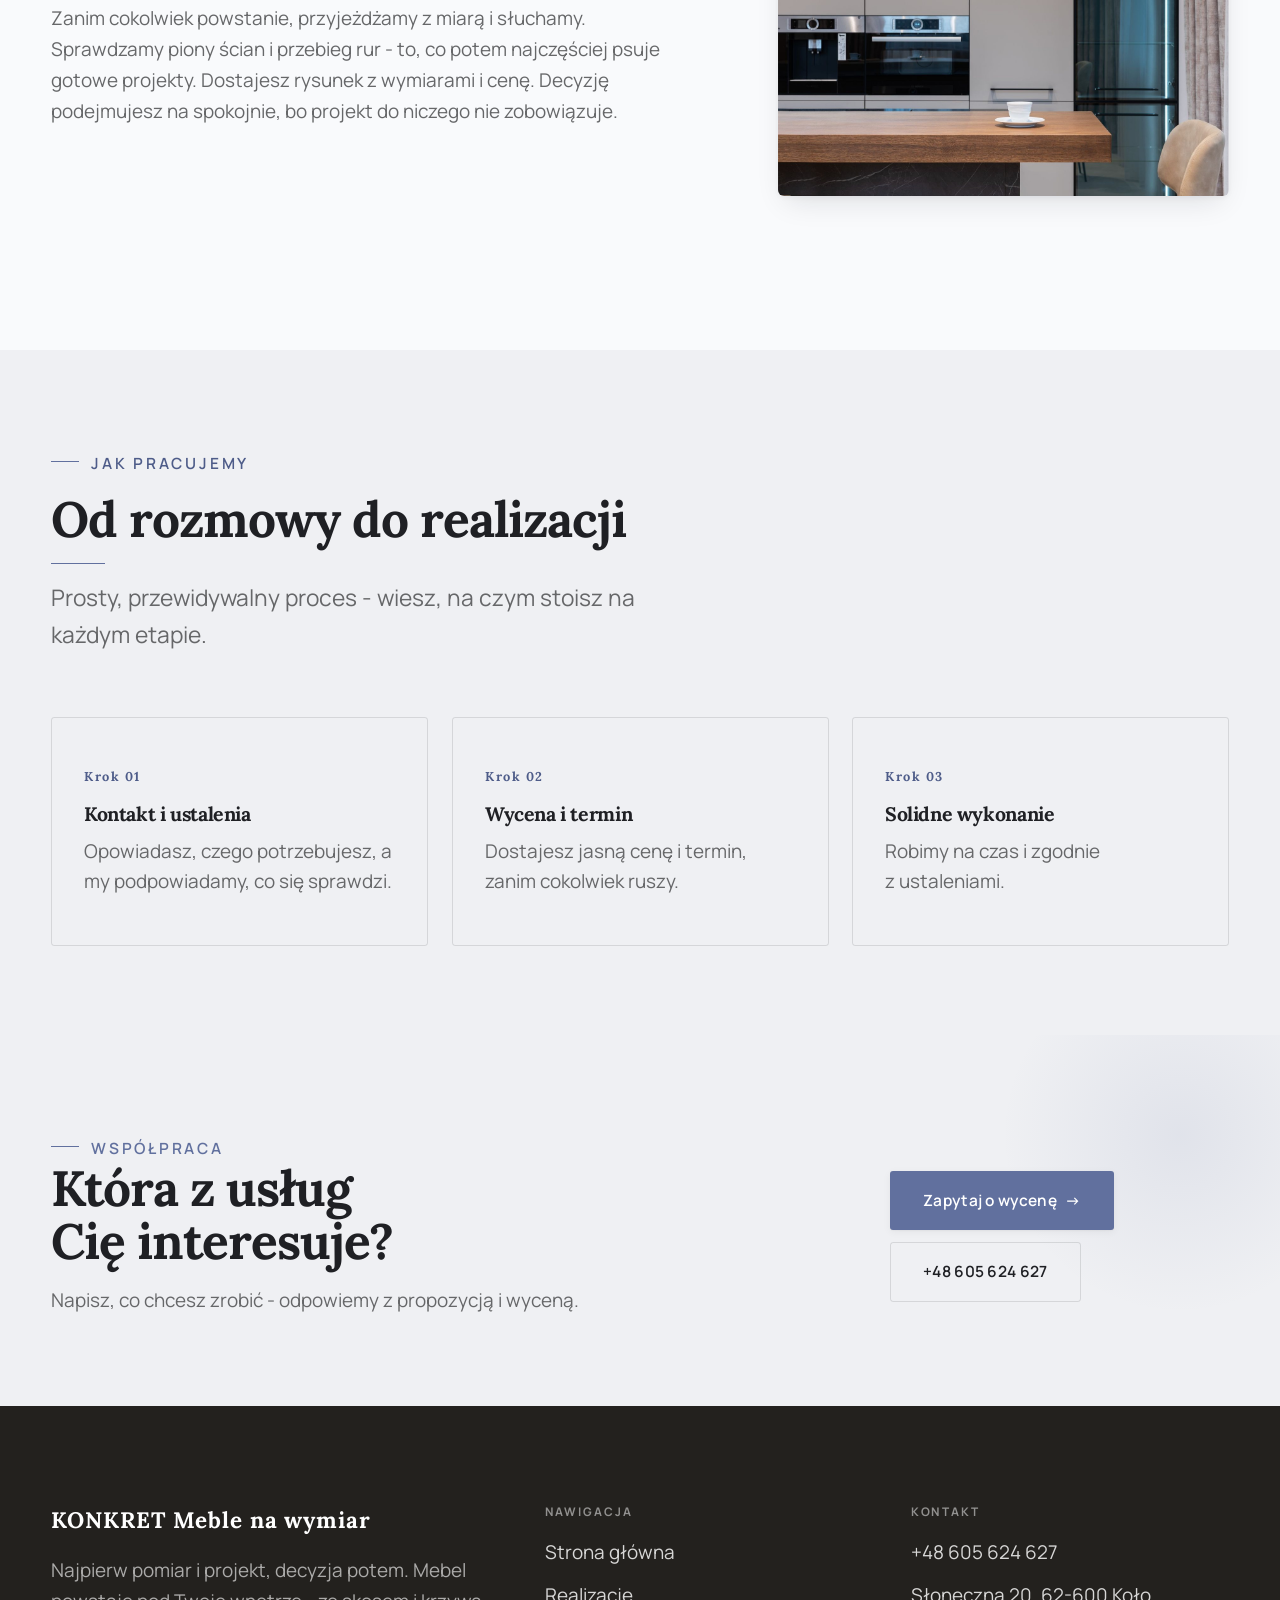
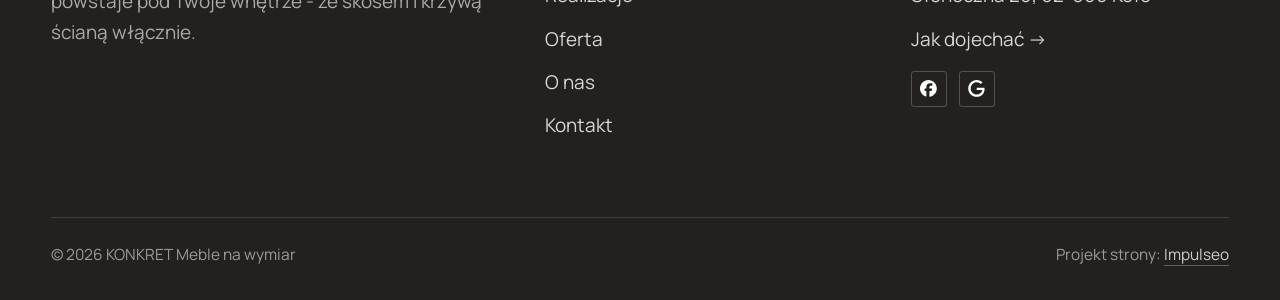
<file: oferta.html>
<!DOCTYPE html>
<html lang="pl">
<head>
<meta charset="UTF-8">
<meta name="viewport" content="width=device-width, initial-scale=1.0">
<title>Oferta - KONKRET Meble na wymiar</title>
<meta name="description" content="Meble na wymiar w Kole: kuchnie, szafy i zabudowy pod Twoje wnętrze. Bezpłatny pomiar i projekt, jedna cena, montaż z gwarancją. Zadzwoń: +48 605 624 627.">
<link rel="canonical" href="https://kris20032.github.io/konkret-meble-na-wymiar/oferta.html">
<meta name="robots" content="noindex, nofollow">
<meta property="og:type" content="website">
<meta property="og:locale" content="pl_PL">
<meta property="og:site_name" content="KONKRET Meble na wymiar">
<meta property="og:title" content="Oferta - KONKRET Meble na wymiar">
<meta property="og:description" content="Meble na wymiar w Kole: kuchnie, szafy i zabudowy pod Twoje wnętrze. Bezpłatny pomiar i projekt, jedna cena, montaż z gwarancją. Zadzwoń: +48 605 624 627.">
<meta property="og:url" content="https://kris20032.github.io/konkret-meble-na-wymiar/oferta.html">
<meta property="og:image" content="https://kris20032.github.io/konkret-meble-na-wymiar/img/og.jpg">
<meta property="og:image:width" content="1200">
<meta property="og:image:height" content="630">
<meta name="twitter:card" content="summary_large_image">
<link rel="preconnect" href="https://fonts.googleapis.com">
<link rel="preconnect" href="https://fonts.gstatic.com" crossorigin>
<link href="https://fonts.googleapis.com/css2?family=Lora:wght@500;600;700&family=Manrope:wght@400;500;600&display=swap" rel="stylesheet">
<link rel="stylesheet" href="assets/styles.css?v=4d881626">
</head>
<body>

<header class="nav">
  <div class="wrap nav-inner">
    <a class="brand" href="index.html"><span class="name">KONKRET Meble na wymiar</span></a>
    <nav class="nav-links">
      <a href="index.html">Strona główna</a>
      <a href="realizacje.html">Realizacje</a>
      <a href="oferta.html" class="active" aria-current="page">Oferta</a>
      <a href="o-nas.html">O nas</a>
      <a href="kontakt.html">Kontakt</a>
      <a href="kontakt.html" class="btn btn-accent">Zapytaj o wycenę</a>
    </nav>
    <button class="nav-toggle" aria-label="Menu"><span></span><span></span><span></span></button>
  </div>
</header>

<main>
<section class="pagehead">
  <img src="img/g3.jpg" alt="KONKRET Meble na wymiar - Od kuchni po garderoby" width="1600" height="1065" decoding="async">
  <div class="wrap">
    <span class="eyebrow">Oferta</span>
    <h1>Od kuchni po garderoby</h1>
  </div>
</section>
<section>
  <div class="wrap">
    <div class="svc-row reveal">
      <div class="svc-row-art"><img src="img/g12.jpg" alt="Kuchnie na wymiar" loading="lazy" width="1600" height="1068" decoding="async"></div>
      <div>
        <span class="num">01</span>
        <h3>Kuchnie na wymiar</h3>
        <p class="muted">Kuchnia ma pasować do tego, jak gotujesz. Rozrysowujemy zabudowę pod Twoje sprzęty i nawyki: wysokość blatu pod Twój wzrost, szuflady tam, gdzie sięgasz najczęściej. Szafki prowadzimy do sufitu, żeby nic nie kurzyło się na wierzchu. Projekt oglądasz, zanim zamówimy materiał.</p>
      </div>
    </div>
    <div class="svc-row rev reveal">
      <div class="svc-row-art"><img src="img/g13.jpg" alt="Szafy i garderoby" loading="lazy" width="1600" height="1068" decoding="async"></div>
      <div>
        <span class="num">02</span>
        <h3>Szafy i garderoby</h3>
        <p class="muted">Szafa na wymiar bierze przestrzeń od podłogi po sufit, bez martwej szczeliny na kurz. Środek planujemy razem: drążki i szuflady pod to, co naprawdę wieszasz i składasz. Drzwi przesuwne albo otwierane - zależnie od tego, ile miejsca ma pokój.</p>
      </div>
    </div>
    <div class="svc-row reveal">
      <div class="svc-row-art"><img src="img/g14.jpg" alt="Zabudowy wnęk i skosów" loading="lazy" width="1600" height="1066" decoding="async"></div>
      <div>
        <span class="num">03</span>
        <h3>Zabudowy wnęk i skosów</h3>
        <p class="muted">Skos na poddaszu i wnęka pod schodami to miejsca, które zwykle się marnują. Robimy zabudowy dokładnie pod te nieproste kąty: szafki schodzące w skos, szuflady pod stopniami. Z martwego rogu robi się najpojemniejsza część domu.</p>
      </div>
    </div>
    <div class="svc-row rev reveal">
      <div class="svc-row-art"><img src="img/about.jpg" alt="Meble pokojowe i łazienkowe" loading="lazy" width="1600" height="1068" decoding="async"></div>
      <div>
        <span class="num">04</span>
        <h3>Meble pokojowe i łazienkowe</h3>
        <p class="muted">Szafka RTV pod tę jedną ścianę albo biurko we wnękę - robimy meble do każdego pomieszczenia, w którym gotowe wymiary zawodzą. W łazience dajemy płyty i fronty odporne na parę i wodę, z okuciami, które nie rdzewieją. Taki zestaw przeżyje niejedno zalanie.</p>
      </div>
    </div>
    <div class="svc-row reveal">
      <div class="svc-row-art"><img src="img/g1.jpg" alt="Blaty i fronty z litego drewna" loading="lazy" width="1600" height="1068" decoding="async"></div>
      <div>
        <span class="num">05</span>
        <h3>Blaty i fronty z litego drewna</h3>
        <p class="muted">Blat na kuchenną wyspę albo drewniane fronty do zabudowy - lite drewno dajemy tam, gdzie codziennie się je widzi i dotyka. Wymiar bierzemy na miejscu, po wykończeniu ścian, bo przy blacie milimetry decydują, czy styk ze ścianą jest szczelny.</p>
      </div>
    </div>
    <div class="svc-row rev reveal">
      <div class="svc-row-art"><img src="img/g2.jpg" alt="Pomiar i projekt" loading="lazy" width="1600" height="1068" decoding="async"></div>
      <div>
        <span class="num">06</span>
        <h3>Pomiar i projekt</h3>
        <p class="muted">Zanim cokolwiek powstanie, przyjeżdżamy z miarą i słuchamy. Sprawdzamy piony ścian i przebieg rur - to, co potem najczęściej psuje gotowe projekty. Dostajesz rysunek z wymiarami i cenę. Decyzję podejmujesz na spokojnie, bo projekt do niczego nie zobowiązuje.</p>
      </div>
    </div>
  </div>
</section>
<section class="trust">
  <div class="wrap">
    <div class="head reveal">
      <span class="eyebrow">Jak pracujemy</span>
      <h2>Od rozmowy do realizacji</h2>
      <p>Prosty, przewidywalny proces - wiesz, na czym stoisz na każdym etapie.</p>
    </div>
    <div class="svc-grid">
      <div class="svc reveal"><div class="ic">Krok 01</div><h3>Kontakt i ustalenia</h3><p>Opowiadasz, czego potrzebujesz, a my podpowiadamy, co się sprawdzi.</p></div>
      <div class="svc reveal"><div class="ic">Krok 02</div><h3>Wycena i termin</h3><p>Dostajesz jasną cenę i termin, zanim cokolwiek ruszy.</p></div>
      <div class="svc reveal"><div class="ic">Krok 03</div><h3>Solidne wykonanie</h3><p>Robimy na czas i zgodnie z ustaleniami.</p></div>
    </div>
  </div>
</section>
<section class="cta">
  <div class="wrap">
    <div class="reveal">
      <span class="eyebrow">Współpraca</span>
      <h2>Która z usług Cię interesuje?</h2>
      <p>Napisz, co chcesz zrobić - odpowiemy z propozycją i wyceną.</p>
    </div>
    <div class="cta-actions reveal">
      <a href="kontakt.html" class="btn btn-light">Zapytaj o wycenę <span class="arr">→</span></a>
      <a href="tel:+48605624627" class="btn btn-ghost btn-ghost-cta">+48 605 624 627</a>
    </div>
  </div>
</section>
</main>

<footer>
  <div class="wrap">
    <div class="foot-grid">
      <div class="foot-brand">
        <div class="name">KONKRET Meble na wymiar</div>
        <p>Najpierw pomiar i projekt, decyzja potem. Mebel powstaje pod Twoje wnętrze - ze skosem i krzywą ścianą włącznie.</p>
      </div>
      <div class="foot-col">
        <h4>Nawigacja</h4>
        <a href="index.html">Strona główna</a>
        <a href="realizacje.html">Realizacje</a>
        <a href="oferta.html">Oferta</a>
        <a href="o-nas.html">O nas</a>
        <a href="kontakt.html">Kontakt</a>
      </div>
      <div class="foot-col">
        <h4>Kontakt</h4>
        <a href="tel:+48605624627">+48 605 624 627</a>
        <p>Słoneczna 20, 62-600 Koło</p>
        <a href="https://maps.google.com/?cid=6758295252737353526" target="_blank" rel="noopener">Jak dojechać →</a>
      <div class="foot-soc">
        <a class="soc" href="https://www.facebook.com/meblekonkretkolo/" target="_blank" rel="noopener" aria-label="Facebook - KONKRET Meble na wymiar"><svg viewBox="0 0 24 24" aria-hidden="true" focusable="false"><path d="M9.101 23.691v-7.98H6.627v-3.667h2.474v-1.58c0-4.085 1.848-5.978 5.858-5.978.401 0 .955.042 1.468.103a8.68 8.68 0 0 1 1.141.195v3.325a8.623 8.623 0 0 0-.653-.036 26.805 26.805 0 0 0-.733-.009c-.707 0-1.259.096-1.675.309a1.686 1.686 0 0 0-.679.622c-.258.42-.374.995-.374 1.752v1.297h3.919l-.386 2.103-.287 1.564h-3.246v8.245C19.396 23.238 24 18.179 24 12.044c0-6.627-5.373-12-12-12s-12 5.373-12 12c0 5.628 3.874 10.35 9.101 11.647Z" fill="currentColor"/></svg></a>
        <a class="soc" href="https://maps.google.com/?cid=6758295252737353526" target="_blank" rel="noopener" aria-label="Google - KONKRET Meble na wymiar"><svg viewBox="0 0 24 24" aria-hidden="true" focusable="false"><path d="M12.48 10.92v3.28h7.84c-.24 1.84-.853 3.187-1.787 4.133-1.147 1.147-2.933 2.4-6.053 2.4-4.827 0-8.6-3.893-8.6-8.72s3.773-8.72 8.6-8.72c2.6 0 4.507 1.027 5.907 2.347l2.307-2.307C18.747 1.44 16.133 0 12.48 0 5.867 0 .307 5.387.307 12s5.56 12 12.173 12c3.573 0 6.267-1.173 8.373-3.36 2.16-2.16 2.84-5.213 2.84-7.667 0-.76-.053-1.467-.173-2.053H12.48z" fill="currentColor"/></svg></a>
      </div>
      </div>
    </div>
    <div class="foot-bot">
      <span>© 2026 KONKRET Meble na wymiar</span>
      <span>Projekt strony: <a class="foot-credit" href="https://impulseo.pl" target="_blank" rel="noopener">Impulseo</a></span>
    </div>
  </div>
</footer>
<div class="sticky-reserve"><a class="sr-book" href="kontakt.html">Zapytaj o wycenę</a><a class="sr-call" href="tel:+48605624627" aria-label="Zadzwoń"><svg class="ico-tel" width="16" height="16" viewBox="0 0 24 24" fill="none" aria-hidden="true"><path d="M6.6 10.8a15.5 15.5 0 0 0 6.6 6.6l2.2-2.2a1 1 0 0 1 1-.24 11.4 11.4 0 0 0 3.6.58 1 1 0 0 1 1 1V20a1 1 0 0 1-1 1A17 17 0 0 1 3 4a1 1 0 0 1 1-1h3.5a1 1 0 0 1 1 1c0 1.25.2 2.46.58 3.6a1 1 0 0 1-.25 1l-2.23 2.2Z" fill="currentColor"/></svg></a></div>
<div class="demo-wazne" data-do="2026-08-19" data-cykl="3" hidden><svg class="dw-ico" width="13" height="13" viewBox="0 0 24 24" fill="none" aria-hidden="true"><circle cx="12" cy="12" r="8.6" stroke="currentColor" stroke-width="1.8"/><path d="M12 7.2V12l3.3 2" stroke="currentColor" stroke-width="1.8" stroke-linecap="round"/></svg><span class="dw-txt"></span></div>

<script src="assets/main.js?v=80b8f74f"></script>
</body>
</html>
</file>
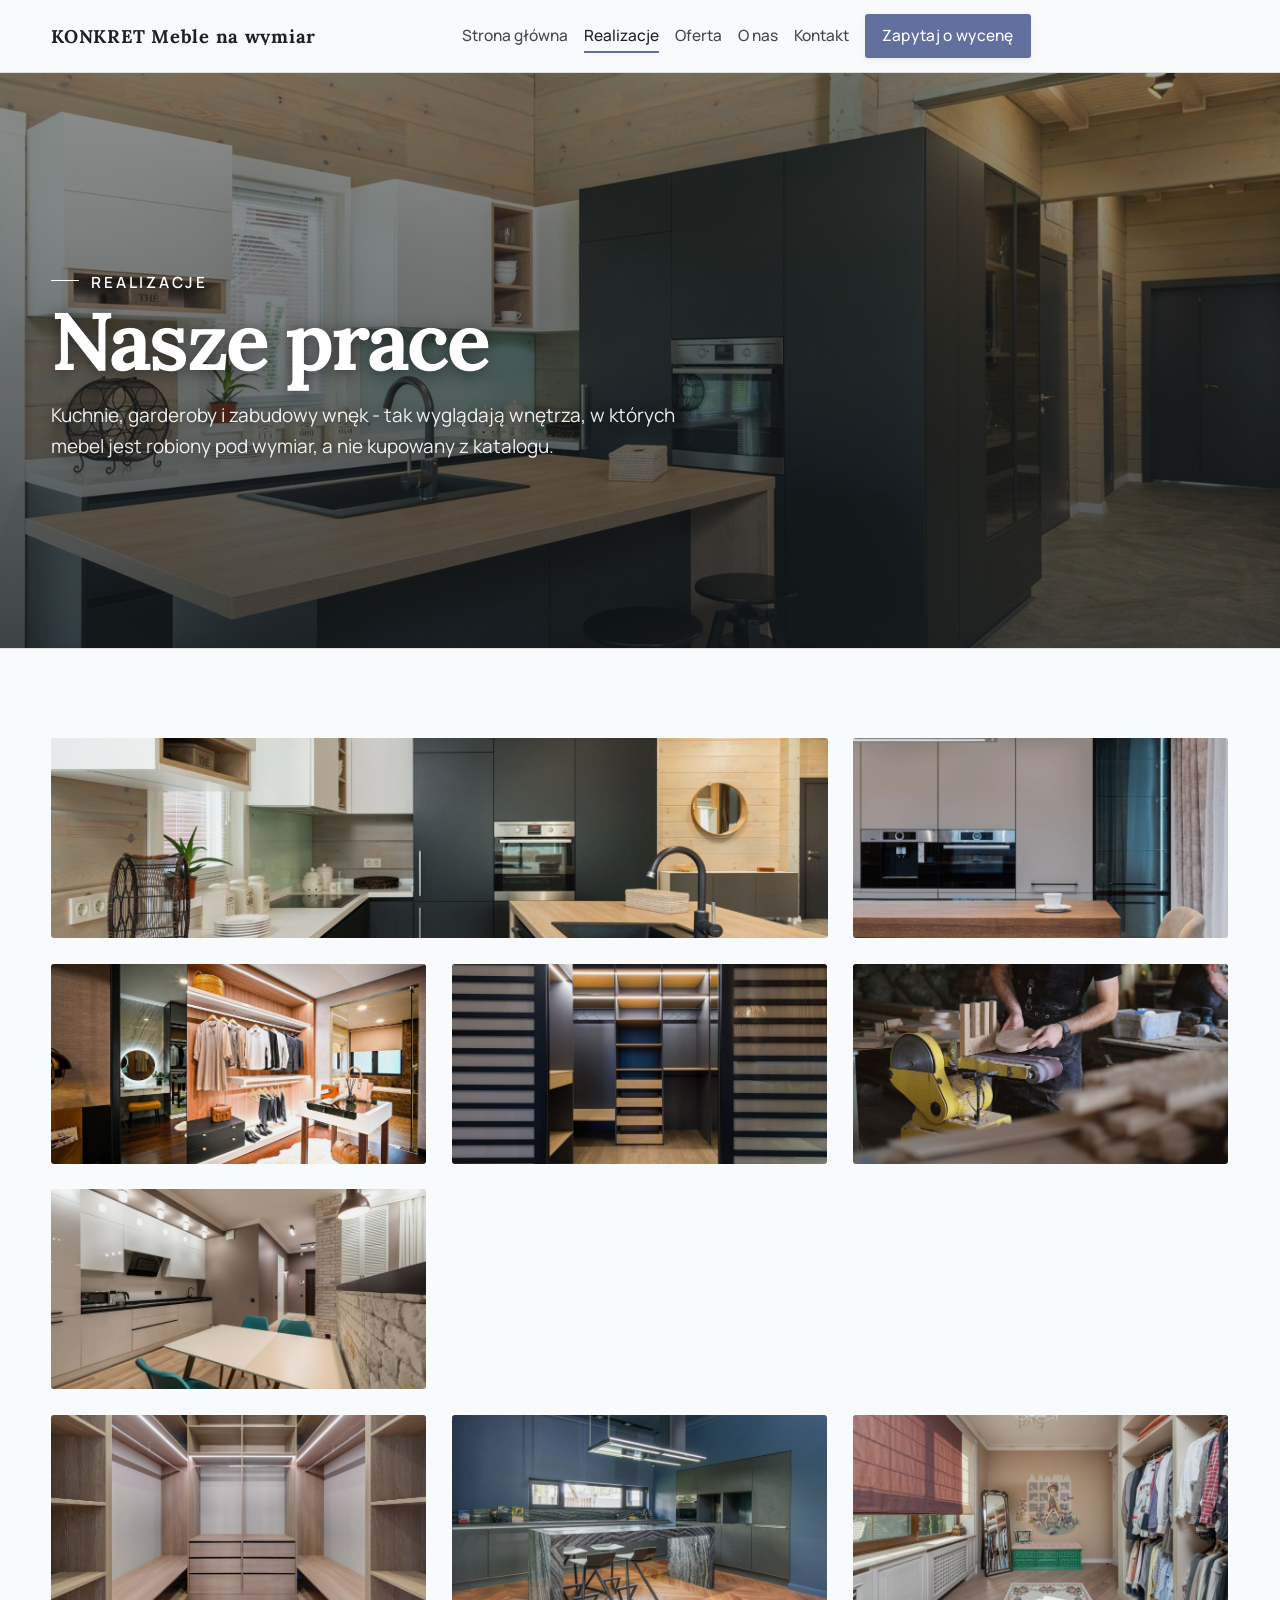
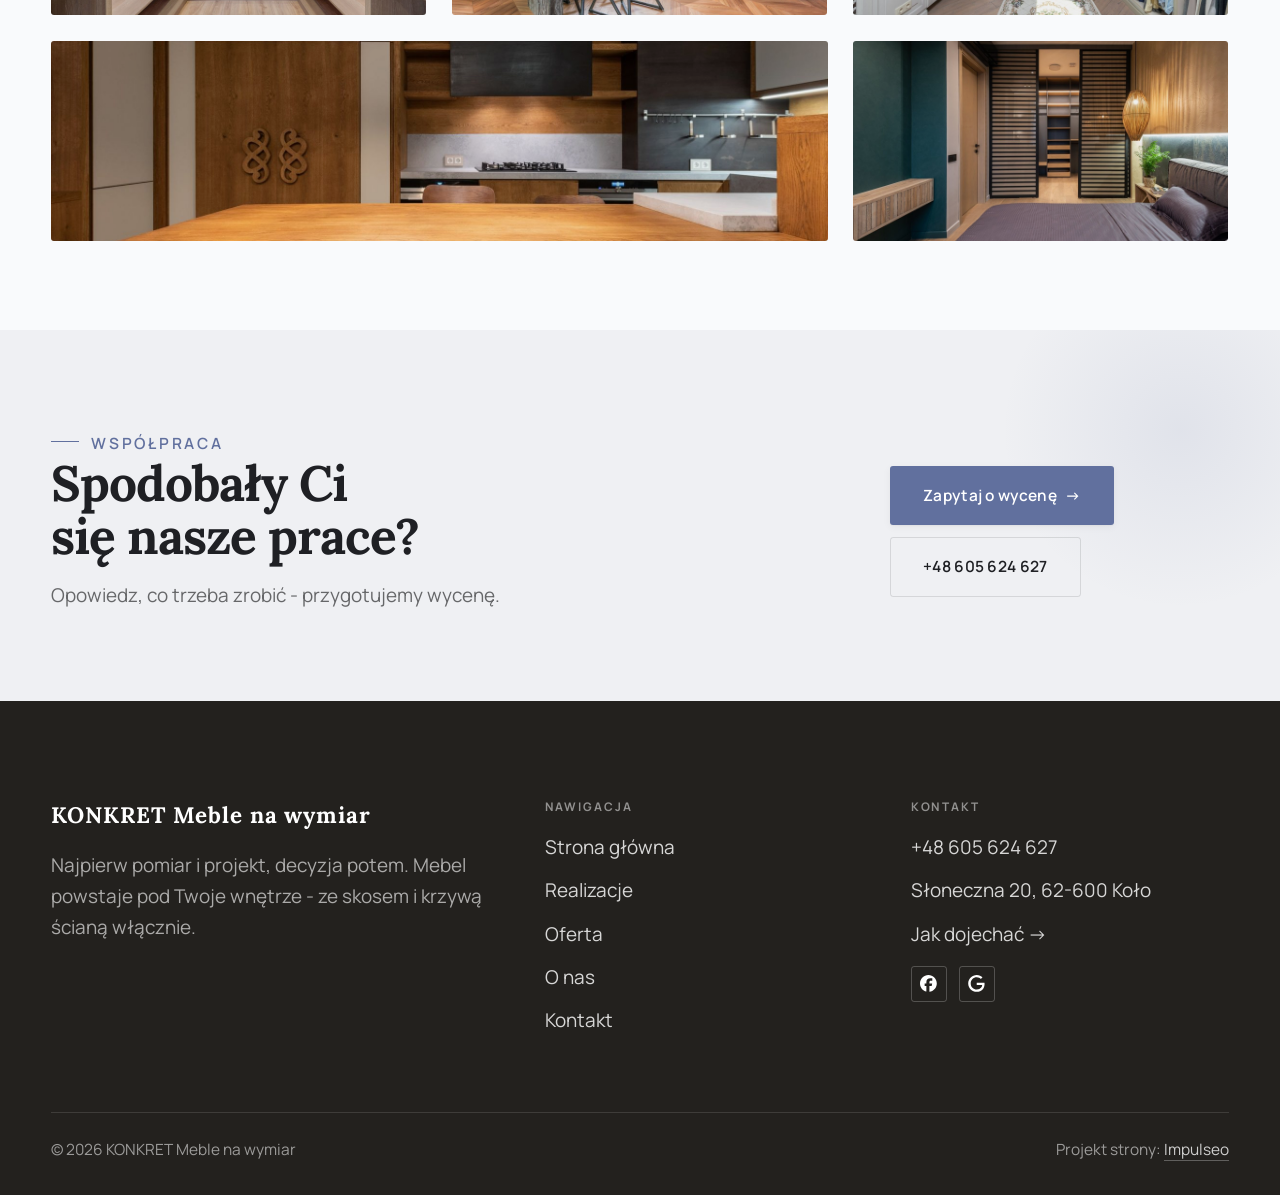
<file: realizacje.html>
<!DOCTYPE html>
<html lang="pl">
<head>
<meta charset="UTF-8">
<meta name="viewport" content="width=device-width, initial-scale=1.0">
<title>Realizacje - KONKRET Meble na wymiar</title>
<meta name="description" content="Realizacje KONKRET Meble na wymiar: Kuchnia na wymiar, Szafa wnękowa, Garderoba, Zabudowa pod skosem, Blat z litego drewna">
<link rel="canonical" href="https://kris20032.github.io/konkret-meble-na-wymiar/realizacje.html">
<meta name="robots" content="noindex, nofollow">
<meta property="og:type" content="website">
<meta property="og:locale" content="pl_PL">
<meta property="og:site_name" content="KONKRET Meble na wymiar">
<meta property="og:title" content="Realizacje - KONKRET Meble na wymiar">
<meta property="og:description" content="Realizacje KONKRET Meble na wymiar: Kuchnia na wymiar, Szafa wnękowa, Garderoba, Zabudowa pod skosem, Blat z litego drewna">
<meta property="og:url" content="https://kris20032.github.io/konkret-meble-na-wymiar/realizacje.html">
<meta property="og:image" content="https://kris20032.github.io/konkret-meble-na-wymiar/img/og.jpg">
<meta property="og:image:width" content="1200">
<meta property="og:image:height" content="630">
<meta name="twitter:card" content="summary_large_image">
<link rel="preconnect" href="https://fonts.googleapis.com">
<link rel="preconnect" href="https://fonts.gstatic.com" crossorigin>
<link href="https://fonts.googleapis.com/css2?family=Lora:wght@500;600;700&family=Manrope:wght@400;500;600&display=swap" rel="stylesheet">
<link rel="stylesheet" href="assets/styles.css?v=4d881626">
</head>
<body>

<header class="nav">
  <div class="wrap nav-inner">
    <a class="brand" href="index.html"><span class="name">KONKRET Meble na wymiar</span></a>
    <nav class="nav-links">
      <a href="index.html">Strona główna</a>
      <a href="realizacje.html" class="active" aria-current="page">Realizacje</a>
      <a href="oferta.html">Oferta</a>
      <a href="o-nas.html">O nas</a>
      <a href="kontakt.html">Kontakt</a>
      <a href="kontakt.html" class="btn btn-accent">Zapytaj o wycenę</a>
    </nav>
    <button class="nav-toggle" aria-label="Menu"><span></span><span></span><span></span></button>
  </div>
</header>

<main>
<section class="pagehead">
  <img src="img/g11.jpg" alt="KONKRET Meble na wymiar - Nasze prace" width="1600" height="1068" decoding="async">
  <div class="wrap">
    <span class="eyebrow">Realizacje</span>
    <h1>Nasze prace</h1>
    <p>Kuchnie, garderoby i zabudowy wnęk - tak wyglądają wnętrza, w których mebel jest robiony pod wymiar, a nie kupowany z katalogu.</p>
  </div>
</section>
<section>
  <div class="wrap">
    <div class="gallery">
      <div class="tile t-two3 reveal"><img src="img/g1.jpg" alt="KONKRET Meble na wymiar" loading="lazy" width="1600" height="1068" decoding="async"></div>
      <div class="tile t-third reveal"><img src="img/g2.jpg" alt="KONKRET Meble na wymiar" loading="lazy" width="1600" height="1068" decoding="async"></div>
      <div class="tile t-third reveal"><img src="img/g3.jpg" alt="KONKRET Meble na wymiar" loading="lazy" width="1600" height="1065" decoding="async"></div>
      <div class="tile t-third reveal"><img src="img/g4.jpg" alt="KONKRET Meble na wymiar" loading="lazy" width="1600" height="1068" decoding="async"></div>
      <div class="tile t-third reveal"><img src="img/g5.jpg" alt="KONKRET Meble na wymiar" loading="lazy" width="1600" height="1066" decoding="async"></div>
      <div class="tile t-third reveal"><img src="img/g6.jpg" alt="KONKRET Meble na wymiar" loading="lazy" width="1600" height="1068" decoding="async"></div>
      <div class="tile t-two3 reveal"><img src="img/g7.jpg" alt="KONKRET Meble na wymiar" loading="lazy" width="1600" height="1068" decoding="async"></div>
      <div class="tile t-third reveal"><img src="img/g8.jpg" alt="KONKRET Meble na wymiar" loading="lazy" width="1600" height="1066" decoding="async"></div>
      <div class="tile t-third reveal"><img src="img/g9.jpg" alt="KONKRET Meble na wymiar" loading="lazy" width="1600" height="1068" decoding="async"></div>
      <div class="tile t-third reveal"><img src="img/g10.jpg" alt="KONKRET Meble na wymiar" loading="lazy" width="1600" height="1068" decoding="async"></div>
      <div class="tile t-two3 reveal"><img src="img/g12.jpg" alt="KONKRET Meble na wymiar" loading="lazy" width="1600" height="1068" decoding="async"></div>
      <div class="tile t-third reveal"><img src="img/g13.jpg" alt="KONKRET Meble na wymiar" loading="lazy" width="1600" height="1068" decoding="async"></div>
    </div>
  </div>
</section>
<section class="cta">
  <div class="wrap">
    <div class="reveal">
      <span class="eyebrow">Współpraca</span>
      <h2>Spodobały Ci się nasze prace?</h2>
      <p>Opowiedz, co trzeba zrobić - przygotujemy wycenę.</p>
    </div>
    <div class="cta-actions reveal">
      <a href="kontakt.html" class="btn btn-light">Zapytaj o wycenę <span class="arr">→</span></a>
      <a href="tel:+48605624627" class="btn btn-ghost btn-ghost-cta">+48 605 624 627</a>
    </div>
  </div>
</section>
</main>

<footer>
  <div class="wrap">
    <div class="foot-grid">
      <div class="foot-brand">
        <div class="name">KONKRET Meble na wymiar</div>
        <p>Najpierw pomiar i projekt, decyzja potem. Mebel powstaje pod Twoje wnętrze - ze skosem i krzywą ścianą włącznie.</p>
      </div>
      <div class="foot-col">
        <h4>Nawigacja</h4>
        <a href="index.html">Strona główna</a>
        <a href="realizacje.html">Realizacje</a>
        <a href="oferta.html">Oferta</a>
        <a href="o-nas.html">O nas</a>
        <a href="kontakt.html">Kontakt</a>
      </div>
      <div class="foot-col">
        <h4>Kontakt</h4>
        <a href="tel:+48605624627">+48 605 624 627</a>
        <p>Słoneczna 20, 62-600 Koło</p>
        <a href="https://maps.google.com/?cid=6758295252737353526" target="_blank" rel="noopener">Jak dojechać →</a>
      <div class="foot-soc">
        <a class="soc" href="https://www.facebook.com/meblekonkretkolo/" target="_blank" rel="noopener" aria-label="Facebook - KONKRET Meble na wymiar"><svg viewBox="0 0 24 24" aria-hidden="true" focusable="false"><path d="M9.101 23.691v-7.98H6.627v-3.667h2.474v-1.58c0-4.085 1.848-5.978 5.858-5.978.401 0 .955.042 1.468.103a8.68 8.68 0 0 1 1.141.195v3.325a8.623 8.623 0 0 0-.653-.036 26.805 26.805 0 0 0-.733-.009c-.707 0-1.259.096-1.675.309a1.686 1.686 0 0 0-.679.622c-.258.42-.374.995-.374 1.752v1.297h3.919l-.386 2.103-.287 1.564h-3.246v8.245C19.396 23.238 24 18.179 24 12.044c0-6.627-5.373-12-12-12s-12 5.373-12 12c0 5.628 3.874 10.35 9.101 11.647Z" fill="currentColor"/></svg></a>
        <a class="soc" href="https://maps.google.com/?cid=6758295252737353526" target="_blank" rel="noopener" aria-label="Google - KONKRET Meble na wymiar"><svg viewBox="0 0 24 24" aria-hidden="true" focusable="false"><path d="M12.48 10.92v3.28h7.84c-.24 1.84-.853 3.187-1.787 4.133-1.147 1.147-2.933 2.4-6.053 2.4-4.827 0-8.6-3.893-8.6-8.72s3.773-8.72 8.6-8.72c2.6 0 4.507 1.027 5.907 2.347l2.307-2.307C18.747 1.44 16.133 0 12.48 0 5.867 0 .307 5.387.307 12s5.56 12 12.173 12c3.573 0 6.267-1.173 8.373-3.36 2.16-2.16 2.84-5.213 2.84-7.667 0-.76-.053-1.467-.173-2.053H12.48z" fill="currentColor"/></svg></a>
      </div>
      </div>
    </div>
    <div class="foot-bot">
      <span>© 2026 KONKRET Meble na wymiar</span>
      <span>Projekt strony: <a class="foot-credit" href="https://impulseo.pl" target="_blank" rel="noopener">Impulseo</a></span>
    </div>
  </div>
</footer>
<div class="sticky-reserve"><a class="sr-book" href="kontakt.html">Zapytaj o wycenę</a><a class="sr-call" href="tel:+48605624627" aria-label="Zadzwoń"><svg class="ico-tel" width="16" height="16" viewBox="0 0 24 24" fill="none" aria-hidden="true"><path d="M6.6 10.8a15.5 15.5 0 0 0 6.6 6.6l2.2-2.2a1 1 0 0 1 1-.24 11.4 11.4 0 0 0 3.6.58 1 1 0 0 1 1 1V20a1 1 0 0 1-1 1A17 17 0 0 1 3 4a1 1 0 0 1 1-1h3.5a1 1 0 0 1 1 1c0 1.25.2 2.46.58 3.6a1 1 0 0 1-.25 1l-2.23 2.2Z" fill="currentColor"/></svg></a></div>
<div class="demo-wazne" data-do="2026-08-19" data-cykl="3" hidden><svg class="dw-ico" width="13" height="13" viewBox="0 0 24 24" fill="none" aria-hidden="true"><circle cx="12" cy="12" r="8.6" stroke="currentColor" stroke-width="1.8"/><path d="M12 7.2V12l3.3 2" stroke="currentColor" stroke-width="1.8" stroke-linecap="round"/></svg><span class="dw-txt"></span></div>

<script src="assets/main.js?v=80b8f74f"></script>
</body>
</html>
</file>
<file: assets/styles.css>
/* ============================================================
   STOLBASZ — premium, architektoniczny B2B fit-out
   Jasna paleta, zero brązu. System wg premium-web-craft.
   Projekt strony: Impulseo (impulseo.pl)
   ============================================================ */

:root{
  /* PALETA — jasna, architektoniczna, chłodna */
  --paper:#F3F1EC;          /* główne tło */
  --paper-2:#E6E3DB;        /* sekcje alternatywne (chłodny jasny szary) */
  --paper-3:#E6E3DB;        /* delikatne wypełnienia */
  --ink:#23211E;            /* tekst główny — chłodny grafit */
  --ink-soft:#43403A;       /* nagłówki drugorzędne */
  --muted:#87837A;          /* tekst poboczny */
  --line:rgba(35,33,30,.12);/* hairline */
  --accent:#8A6B3C;         /* stonowany petrol-slate — jedyny akcent */
  --accent-d:#6E5430;
  --accent-soft:rgba(138,107,60,.10);
  --dark:#23211E;           /* sekcje ciemne (stopka/CTA) */

  /* HOVER ZDJĘĆ — JEDEN standard dla całego silnika (decyzja K. 04.08.2026, artefakt z wariantami).
     AKTUALNE (K.+Szymon 09.08.2026, wybór z artefaktu 6 wariantów): zoom 1.05 przy 1.4s -
     przy tak długim czasie mocniejszy kadr NIE skacze, tylko „oddycha". Poprzedni standard
     (1.02 / .55s z 04.08) odbierany jako dynamiczny i szybki.
     Spoczynek lekko przygaszony, ale TYLKO tam, gdzie jest mysz (@media hover:hover) —
     na telefonie zdjęcia zostają w pełnej jasności. */
  --img-zoom:1.05;                   /* K.+Szymon 09.08: wariant F z artefaktu porównawczego */
  --img-rest:brightness(.95) saturate(.99);
  --img-hot:brightness(1.06) saturate(1.05);
  --img-dur:1.4s;                    /* K.+Szymon 09.08 (wariant F): powoli = elegancko */
  --img-ease:cubic-bezier(.16,.84,.44,1);  /* miękki ogon, efekt „oddychania" */

  /* ODSTĘPY — skala 4/8 */
  --space-1:4px; --space-2:8px; --space-3:12px; --space-4:16px; --space-5:24px;
  --space-6:32px; --space-7:48px; --space-8:64px; --space-9:96px; --space-10:128px;

  /* TYPOGRAFIA — fluid clamp() (skala podbita 16.07.2026: większe, czytelniejsze litery — uwaga Adama) */
  --text-sm:clamp(.9rem,.87rem + .12vw,1rem);
  --text-base:clamp(1.08rem,1.04rem + .18vw,1.2rem);
  --text-lg:clamp(1.24rem,1.15rem + .34vw,1.44rem);
  --text-h3:clamp(1.34rem,1.22rem + .55vw,1.66rem);
  --text-h2:clamp(2.1rem,1.66rem + 2.1vw,3.1rem);
  --text-h1:clamp(2.9rem,2.1rem + 4vw,5.1rem);

  /* PROMIENIE — architektoniczne, raczej ostre */
  --r-sm:3px; --r-md:6px; --r-lg:10px;

  /* RUCH */
  --ease:cubic-bezier(.25,.46,.45,.94); --dur:.24s;

  /* CIENIE — miękkie, warstwowe */
  --sh-sm:0 1px 2px rgba(16,24,32,.04), 0 2px 8px rgba(16,24,32,.05);
  --sh-md:0 2px 6px rgba(16,24,32,.05), 0 12px 28px -8px rgba(16,24,32,.12);
  --sh-lg:0 6px 14px rgba(16,24,32,.07), 0 26px 56px -18px rgba(16,24,32,.22);

  --hairline:1px solid var(--line);

  --font-display:'Lora',serif;
  --font-body:'Manrope',sans-serif;
}

*{box-sizing:border-box;margin:0;padding:0}
html{scroll-behavior:smooth}
body{
  font-family:var(--font-body);
  font-size:var(--text-base);
  line-height:1.65;
  color:var(--ink);
  background:var(--paper);
  -webkit-font-smoothing:antialiased;
  text-rendering:optimizeLegibility;
}
img{max-width:100%;height:auto;display:block}  /* height:auto = width/height z atrybutów trzyma proporcje (TOP#12) */
a{color:inherit;text-decoration:none}

.wrap{width:min(92%,1180px);margin-inline:auto}
section{padding-block:clamp(52px,6.5vw,96px)}

h1,h2,h3{font-family:var(--font-display);font-weight:700;line-height:1.08;letter-spacing:-.02em;color:var(--ink)}
h1{font-size:var(--text-h1);letter-spacing:-.035em}
h2{font-size:var(--text-h2);letter-spacing:-.025em}
h3{font-size:var(--text-h3)}
/* MIARA — długość wiersza. WCAG 2.2 SC 1.4.8: max 80 znaków; Butterick: 45–90.
   68ch daje realnie 72–78 znaków polskiego tekstu, czyli z zapasem pod granicą.
   Wcześniej limit miał TYLKO <p> — <li>, <blockquote> i <dd> nie miały żadnego,
   i to jedyny powód, dla którego 23 bloki na dwóch oddanych stronach jadą po
   83–106 znaków w wierszu (pomiar 07.08.2026, bramka `miara`).
   ⚠️ Listy i definicje ograniczamy TYLKO bez klasy: `ul`/`ol` z klasą to u nas
   układ (siatki kafli, menu), a nie tekst ciągły — tam miarę wyznacza układ. */
/* 60ch, nie 68ch (K. 10.08): po zmianie fontów na węższe kroje (DM Sans i spółka)
   w 68ch mieściło się ~90 znaków - bramka pikselowa słusznie zgłaszała przekroczenie
   granicy 80. Pomiar na żywej przeglądarce: 60ch = 90 znaków, 53ch = ~78 znaków, czyli normę WCAG 1.4.8. */
:root{ --miara:53ch }
p{max-width:min(100%,var(--miara))}
blockquote,
ul:not([class])>li, ol:not([class])>li,
dl:not([class])>dd{max-width:min(100%,var(--miara))}

/* ⚠️ Świadomie BEZ wyjątku `.tile p,.card p,.svc p{max-width:none}`, choć nasuwa się sam:
   te akapity BYŁY już ograniczone (stare `p{max-width:65ch}`), więc „wyjątek" nie odblokowałby
   niczego nowego — tylko ROZLUŹNIŁ stan sprzed zmiany na wszystkich demach naraz.
   `figcaption` żadna z reguł wyżej nie dotyczy, więc też nie potrzebuje zwolnienia. */

/* ŁAMANIE. `balance` wyrównuje długości wierszy w nagłówku, `pretty` pilnuje ostatniego
   wiersza akapitu, żeby nie został w nim jeden wyraz. Obsługiwane od Chrome 117 /
   Safari 17.5; starsze przeglądarki po prostu ignorują tę własność.
   `text-wrap:pretty` nie występowało dotąd ANI RAZ w silniku ani w repo klientów. */
h1,h2,h3,.lead,.lede{text-wrap:balance}
p,li,blockquote,dd{text-wrap:pretty}

.eyebrow{
  font-family:var(--font-body);
  font-size:var(--text-sm);
  font-weight:600;
  letter-spacing:.18em;
  text-transform:uppercase;
  color:var(--accent);
  display:inline-flex;align-items:center;gap:var(--space-3);
}
/* flex:none + margin-top = kreska trzyma się PIERWSZEJ linii. Wcześniej align-items:center
   centrowało ją względem całego bloku i przy zawinięciu (długi kicker typu
   „…WNĘTRZ · LESZNO · OD 2019") druga linia lądowała z brzydkim wcięciem. */
.eyebrow{align-items:flex-start}
.eyebrow>*,.eyebrow{text-wrap:balance}   /* dlugi kicker lamal sie na sierote typu samo „2019" w drugiej linii */
.eyebrow::before{content:"";width:28px;height:1px;background:var(--accent);display:inline-block;flex:none;margin-top:.62em}

.muted{color:var(--muted)}
.lead{font-size:var(--text-lg);line-height:1.55;color:var(--ink-soft);max-width:50ch}

/* ---------- BUTTONS ---------- */
.btn{
  display:inline-flex;align-items:center;gap:var(--space-2);
  font-weight:600;font-size:var(--text-sm);letter-spacing:.02em;
  padding:var(--space-4) var(--space-6);
  border-radius:var(--r-sm);
  transition:transform var(--dur) var(--ease),box-shadow var(--dur) var(--ease),background var(--dur) var(--ease);
  cursor:pointer;border:1px solid transparent;
}
.btn-accent{background:var(--accent);color:#fff;box-shadow:var(--sh-sm)}
.btn-accent:hover{background:var(--accent-d);transform:translateY(-2px);box-shadow:var(--sh-md)}
.btn-accent:active{transform:translateY(0);box-shadow:var(--sh-sm)}
.btn-ghost{background:transparent;color:var(--ink);border-color:var(--line)}
.btn-ghost:hover{border-color:var(--accent);color:var(--accent);transform:translateY(-2px)}
.btn-light{background:#fff;color:var(--ink);box-shadow:var(--sh-sm)}
.btn-light:hover{transform:translateY(-2px);box-shadow:var(--sh-md)}
.btn .arr{transition:transform var(--dur) var(--ease)}
.btn:hover .arr{transform:translateX(4px)}

/* ---------- NAV ---------- */
.nav{
  position:sticky;top:0;z-index:50;
  background:color-mix(in srgb,var(--paper) 88%,transparent);
  backdrop-filter:saturate(140%) blur(10px);
  border-bottom:var(--hairline);
}
.nav-inner{display:flex;align-items:center;justify-content:space-between;gap:var(--space-5);height:72px}
/* ANTY-NACHODZENIE (K. 05.08.2026): długa nazwa firmy + przycisk z pełnym numerem nie mieściły się w pasku
   i flex ściskał linki PONIŻEJ ich treści - "Kontakt" wchodził na ramkę "Zadzwoń +48 ...". Teraz ustępuje
   nazwa marki (skrót wielokropkiem), a menu i przycisk nigdy się nie kurczą ani nie zachodzą na siebie. */
.brand{display:flex;flex-direction:column;line-height:1;min-width:0;flex:0 1 auto}
.brand .name{font-family:var(--font-display);font-weight:800;font-size:1.35rem;letter-spacing:.04em;white-space:nowrap;overflow:hidden;text-overflow:ellipsis}
.brand .sub{font-size:.62rem;letter-spacing:.34em;text-transform:uppercase;color:var(--muted);margin-top:5px;white-space:nowrap;overflow:hidden;text-overflow:ellipsis}
.nav-links{display:flex;align-items:center;gap:var(--space-6);flex:0 0 auto}
.nav-links a{font-size:var(--text-sm);font-weight:500;color:var(--ink-soft);position:relative;padding-block:4px;white-space:nowrap;transition:color var(--dur) var(--ease)}
.nav-links a::after{content:"";position:absolute;left:0;bottom:0;width:0;height:1.5px;background:var(--accent);transition:width var(--dur) var(--ease)}
.nav-links a:hover,.nav-links a.active{color:var(--ink)}
.nav-links a:hover::after,.nav-links a.active::after{width:100%}
.nav-links .btn{padding:var(--space-2) var(--space-5)}
/* przyciski w nav: właściwy kolor (przebij .nav-links a) + bez podkreślenia */
.nav-links a.btn-accent{color:#fff}
.nav-links a.btn-ghost,.nav-links a.btn-light{color:var(--ink)}
.nav-links a.btn::after{display:none}
.nav-toggle{display:none;background:none;border:none;cursor:pointer;flex-direction:column;gap:5px;padding:8px}
.nav-toggle span{width:24px;height:2px;background:var(--ink);transition:var(--dur)}
/* Ciasny zakres MIĘDZY menu mobilnym a pełnym pulpitem: zbijamy odstępy i nazwę marki,
   żeby wszystko zmieściło się naturalnie, zanim w ogóle dojdzie do skracania wielokropkiem. */
@media(max-width:1280px) and (min-width:921px){
  .nav-links{gap:var(--space-4)}
  .nav-links .btn{padding:var(--space-2) var(--space-4)}
  .brand .name{font-size:1.15rem}
}

/* ---------- HERO (split) ---------- */
.hero{position:relative;overflow:hidden;border-bottom:var(--hairline)}
.hero-grid{display:grid;grid-template-columns:1.05fr .95fr;gap:clamp(24px,4vw,60px);align-items:center;
  padding-block:clamp(36px,4.5vw,64px)}
.hero-copy .eyebrow{margin-bottom:var(--space-5)}
.hero-copy h1{margin-bottom:var(--space-5)}
.hero-copy .lead{margin-bottom:var(--space-7)}
.hero-actions{display:flex;flex-wrap:wrap;gap:var(--space-4)}
.hero-art{position:relative;aspect-ratio:4/3;border-radius:var(--r-lg);overflow:hidden;box-shadow:var(--sh-lg)}
.hero-art img{width:100%;height:100%;object-fit:cover}
.hero-art::after{content:"";position:absolute;inset:0;background:linear-gradient(180deg,transparent 55%,rgba(18,24,28,.28))}
.hero-badge{position:absolute;left:var(--space-5);bottom:var(--space-5);z-index:2;
  background:rgba(252,252,251,.94);backdrop-filter:blur(4px);
  border-radius:var(--r-md);padding:var(--space-4) var(--space-5);box-shadow:var(--sh-md);max-width:78%}
.hero-badge strong{display:block;font-family:var(--font-display);font-size:1rem;letter-spacing:-.01em}
.hero-badge span{font-size:var(--text-sm);color:var(--muted)}

/* ---------- HERO duży / kinowy (strona główna) ---------- */
.hero-cine{position:relative;min-height:clamp(560px,82vh,840px);min-height:clamp(560px,82svh,840px);display:flex;align-items:center;overflow:hidden;border-bottom:var(--hairline)}
.hero-cine>img{position:absolute;inset:0;width:100%;height:100%;object-fit:cover;z-index:0}
.hero-cine::after{content:"";position:absolute;inset:0;z-index:1;
  background:linear-gradient(95deg,rgba(13,18,23,.86) 0%,rgba(13,18,23,.64) 32%,rgba(13,18,23,.24) 62%,rgba(13,18,23,.04) 100%)}
.hero-cine .wrap{position:relative;z-index:2;padding-block:var(--space-8)}
.hero-cine .hero-copy{max-width:660px}
.hero-cine .eyebrow{color:#fff;margin-bottom:var(--space-5)}
.hero-cine .eyebrow::before{background:#fff}
.hero-cine h1{color:#fff;margin-bottom:var(--space-5);font-size:clamp(2.9rem,2rem + 4.4vw,5.2rem);text-wrap:balance}
.hero-cine .lead{color:rgba(255,255,255,.92);max-width:48ch;margin-bottom:var(--space-7)}
.hero-cine .hero-actions{display:flex;flex-wrap:wrap;gap:var(--space-4)}
/* NISKIE OKNO (laptop z dokiem i paskami przeglądarki ma ~700-780 px wysokości widoku):
   H1 do 5.2rem + długi lead nie mieściły się i przyciski wypadały POD krawędź ekranu -
   klient widział stronę bez ani jednego CTA. Skalujemy w dół, zamiast przycinać treść. */
@media(min-width:821px) and (max-height:820px){
  .hero-cine{min-height:clamp(520px,94svh,780px)}
  .hero-cine .wrap{padding-block:var(--space-6)}
  .hero-cine h1{font-size:clamp(2.2rem,1.5rem + 2.6vw,3.6rem);margin-bottom:var(--space-4)}
  .hero-cine .eyebrow{margin-bottom:var(--space-4)}
  .hero-cine .lead{margin-bottom:var(--space-5);max-width:44ch}
}
@media(max-width:680px){
  .hero-cine{min-height:clamp(520px,76vh,640px);min-height:clamp(520px,76svh,640px);align-items:flex-end}
  .hero-cine::after{background:linear-gradient(0deg,rgba(13,18,23,.9) 6%,rgba(13,18,23,.45) 55%,rgba(13,18,23,.25) 100%)}
  .hero-cine .wrap{padding-bottom:var(--space-9)}
  /* TELEFON (~90% oglądających): lead potrafił zająć 8 linii i zepchnąć CTA poza pierwszy ekran.
     Zwężamy interlinię i skalę - treści nie ucinamy, bo to ona sprzedaje. */
  .hero-cine .lead{font-size:.98rem;line-height:1.5;margin-bottom:var(--space-5)}
  .hero-cine .eyebrow{font-size:.72rem;letter-spacing:.13em;margin-bottom:var(--space-4)}
  .hero-cine .eyebrow::before{width:20px}
  .hero-cine h1{margin-bottom:var(--space-4)}
}

/* full-bleed hero variant (podstrony) */
.pagehead{position:relative;min-height:46vh;min-height:46svh;display:flex;align-items:flex-end;overflow:hidden;border-bottom:var(--hairline)}
.pagehead img{position:absolute;inset:0;width:100%;height:100%;object-fit:cover}
/* 10.08.2026 (decyzja K.): mocniejsze przyciemnienie + cień pod tekstem. Bramka mierzyła na
   nagłówkach podstron 3,38-3,43:1 przy wymaganych 4,5 — jasne zdjęcie (hala, śnieg, niebo)
   podchodziło pod biały tekst. Zdjęcia klientów są różne, więc kontrast musi dawać WARSTWA,
   a nie szczęśliwy dobór kadru. */
.pagehead::after{content:"";position:absolute;inset:0;background:linear-gradient(180deg,rgba(18,24,28,.40),rgba(18,24,28,.76))}
.pagehead .wrap{position:relative;z-index:2;padding-block:var(--space-9);color:#fff}
.pagehead h1{color:#fff;max-width:18ch;text-shadow:0 2px 16px rgba(0,0,0,.55)}
.pagehead .eyebrow{color:#fff}
.pagehead .eyebrow::before{background:#fff}
.pagehead p{color:rgba(255,255,255,.92);margin-top:var(--space-4);max-width:54ch;text-shadow:0 1px 12px rgba(0,0,0,.5)}

/* ---------- STRIP (pasek skrótów / liczby) ---------- */
.strip{background:var(--dark);color:#fff}
/* PASEK HASEŁ — standard 04.08.2026 (decyzja K.): 5 haseł w JEDNYM rzędzie, tekst WYŚRODKOWANY,
   węższe marginesy boczne niż reszta strony (pasek ma iść szerzej), równe wysokości kolumn. */
.strip .wrap{width:min(96%,1440px);display:grid;grid-template-columns:repeat(5,1fr);
  gap:var(--space-5);padding-block:var(--space-7);align-items:stretch}
.strip .item .k{font-family:var(--font-display);font-size:clamp(1.05rem,.82rem + .85vw,1.55rem);
  font-weight:800;letter-spacing:-.02em;color:#fff;line-height:1.18;text-wrap:balance}
.strip .item .v{font-size:var(--text-sm);color:rgba(255,255,255,.66);margin-top:var(--space-2);line-height:1.4}
.strip .item{border-left:2px solid var(--accent);padding-inline:var(--space-4);
  text-align:center;display:flex;flex-direction:column;justify-content:center}
/* liczba kolumn = liczba haseł, żeby ostatnie nie zostawało samo w drugim rzędzie.
   Klasę n-N nadaje multipage.py; domyślnie (bez klasy) pasek jest 5-kolumnowy. */
.strip.n-2 .wrap{grid-template-columns:repeat(2,1fr)}
.strip.n-3 .wrap{grid-template-columns:repeat(3,1fr)}
.strip.n-4 .wrap{grid-template-columns:repeat(4,1fr);gap:var(--space-6)}
.strip.n-4 .item .k{font-size:clamp(1.3rem,1rem + 1.1vw,2rem)}
.strip.n-6 .wrap{grid-template-columns:repeat(6,1fr);gap:var(--space-4)}
.strip.n-6 .item .k{font-size:clamp(.98rem,.8rem + .7vw,1.35rem)}
/* równe łamanie: zamiast "długa linia + jedno słowo" obie linie zbliżonej długości */
.strip .item .k{text-wrap:balance}

/* ---------- SECTION HEAD ---------- */
.head{max-width:48rem;margin-bottom:var(--space-8)}
.head.center{margin-inline:auto;text-align:center}
.head .eyebrow{margin-bottom:var(--space-4)}
.head h2{margin-bottom:var(--space-4)}
.head p{color:var(--muted);font-size:var(--text-lg);line-height:1.55}
.head.center p{margin-inline:auto}

/* ---------- INTRO SPLIT ---------- */
.split{display:grid;grid-template-columns:.92fr 1.08fr;gap:clamp(28px,5vw,80px);align-items:center}
.split.rev{grid-template-columns:1.08fr .92fr}
.split.rev .split-art{order:-1}
.split-art{position:relative;aspect-ratio:5/4;border-radius:var(--r-lg);overflow:hidden;box-shadow:var(--sh-lg)}
.split-art img{width:100%;height:100%;object-fit:cover}
.split-copy h2{margin-bottom:var(--space-5)}
.split-copy p+p{margin-top:var(--space-4)}
.split-copy .btn{margin-top:var(--space-6)}

/* ---------- SERVICES (zakres) ---------- */
.svc-grid{display:grid;grid-template-columns:repeat(auto-fit,minmax(280px,1fr));gap:var(--space-5)}
.svc{background:#fff;border:var(--hairline);border-radius:var(--r-md);padding:var(--space-7) var(--space-6);
  transition:transform var(--dur) var(--ease),box-shadow var(--dur) var(--ease),border-color var(--dur) var(--ease);
  position:relative;overflow:hidden}
.svc::before{content:"";position:absolute;left:0;top:0;width:3px;height:0;background:var(--accent);transition:height var(--dur) var(--ease)}
.svc:hover{transform:translateY(-4px);box-shadow:var(--sh-md);border-color:transparent}
.svc:hover::before{height:100%}
.svc .ic{font-family:var(--font-display);font-size:.8rem;font-weight:700;letter-spacing:.12em;color:var(--accent);margin-bottom:var(--space-4)}
.svc h3{margin-bottom:var(--space-3);font-size:1.22rem}
.svc p{color:var(--muted);font-size:var(--text-base);line-height:1.6}

/* big detailed service rows */
.svc-row{display:grid;grid-template-columns:.8fr 1.2fr;gap:clamp(20px,4vw,60px);align-items:center;padding-block:var(--space-8)}
.svc-row+.svc-row{border-top:var(--hairline)}
.svc-row.rev{grid-template-columns:1.2fr .8fr}
/* Naprzemienny układ wierszy oferty: co drugi wiersz ma zdjęcie po PRAWEJ.
   Było `order:-1` — martwy kod, bo zdjęcie i tak jest pierwszym dzieckiem w HTML,
   więc wszystkie wiersze wyglądały identycznie (zdjęcie zawsze z lewej), a `rev`
   zmieniało tylko szerokość kolumn. Znalezione 29.07.2026 przy różnicowaniu kierunków
   animacji (pomiar pozycji: art.mid 390/502 przy row.mid 756 — zawsze lewa strona). */
.svc-row.rev .svc-row-art{order:2}
.svc-row-art{aspect-ratio:4/3;border-radius:var(--r-md);overflow:hidden;box-shadow:var(--sh-md)}
.svc-row-art img{width:100%;height:100%;object-fit:cover}
.svc-row h3{font-size:1.5rem;margin-bottom:var(--space-4)}
.svc-row .num{font-family:var(--font-display);font-size:.85rem;font-weight:700;letter-spacing:.14em;color:var(--accent);display:block;margin-bottom:var(--space-3)}
.svc-row ul{list-style:none;margin-top:var(--space-4);display:flex;flex-direction:column;gap:var(--space-2)}
.svc-row li{position:relative;padding-left:var(--space-5);color:var(--muted);font-size:var(--text-base)}
.svc-row li::before{content:"";position:absolute;left:0;top:.62em;width:8px;height:1px;background:var(--accent)}

/* ---------- GALLERY (realizacje) ---------- */
.gallery{display:grid;grid-template-columns:repeat(12,1fr);gap:var(--space-4);grid-auto-rows:200px}
/* GALERIA MASONRY — pionowe zdjęcia (portrety beauty/wellness) bez przycinania: kolumny, height auto */
.gallery-masonry{column-count:3;column-gap:var(--space-4)}
@media(max-width:900px){.gallery-masonry{column-count:2}}
@media(max-width:560px){.gallery-masonry{column-count:1}}
.gallery-masonry .m-tile{break-inside:avoid;margin:0 0 var(--space-4);padding:0;position:relative;overflow:hidden;border-radius:var(--r-md);border:1px solid var(--line)}
.gallery-masonry .m-tile img{width:100%;height:auto;display:block}
.gallery-masonry .m-tile .cap{position:absolute;left:0;right:0;bottom:0;padding:var(--space-4);color:#fff;background:linear-gradient(0deg,rgba(0,0,0,.55),transparent);font-size:var(--text-sm)}
.gallery-masonry .m-tile .cap small{display:block;font-weight:400;opacity:.78;letter-spacing:.04em;text-transform:uppercase;font-size:.66rem;margin-top:3px}
.tile{position:relative;overflow:hidden;border-radius:var(--r-md);box-shadow:var(--sh-sm);
  transition:transform var(--dur) var(--ease),box-shadow var(--dur) var(--ease)}
.tile img{width:100%;height:100%;object-fit:cover;
  transition:transform var(--img-dur) var(--img-ease),filter var(--img-dur) var(--img-ease)}
.tile:hover{box-shadow:var(--sh-md)}
.tile .cap{position:absolute;left:0;right:0;bottom:0;padding:var(--space-5) var(--space-4) var(--space-4);
  /* mocniejszy spad + cien pod tekstem: na JASNYCH zdjeciach klienta (biale fronty, sciany)
     slaby gradient dawal kontrast ~1.5:1 zamiast wymaganych 3.6:1 (bramka wygladu, 10.08.2026) */
  background:linear-gradient(transparent 28%,rgba(18,24,28,.58) 62%,rgba(18,24,28,.93));color:#fff;
  text-shadow:0 1px 3px rgba(0,0,0,.6);
  font-size:var(--text-sm);font-weight:600;letter-spacing:.01em;
  opacity:0;transform:translateY(8px);transition:var(--dur) var(--ease)}
.tile:hover .cap{opacity:1;transform:translateY(0)}
.tile .cap small{display:block;font-weight:400;opacity:.78;letter-spacing:.04em;text-transform:uppercase;font-size:.66rem;margin-top:3px}
/* bento spans */
.t-wide{grid-column:span 6}
.t-tall{grid-column:span 6;grid-row:span 2}
.t-std{grid-column:span 6}
.t-third{grid-column:span 4}
.t-two3{grid-column:span 8}

/* ---------- TRUST / WIARYGODNOŚĆ ---------- */
.trust{background:var(--paper-2)}
.trust-grid{display:grid;grid-template-columns:repeat(auto-fit,minmax(240px,1fr));gap:var(--space-5);margin-top:var(--space-7)}
.trust-card{background:#fff;border-radius:var(--r-md);padding:var(--space-7) var(--space-6);box-shadow:var(--sh-sm);border-top:3px solid var(--accent)}
.trust-card .big{font-family:var(--font-display);font-size:clamp(1.8rem,1.3rem + 1.6vw,2.6rem);font-weight:800;letter-spacing:-.02em;color:var(--ink);line-height:1}
.trust-card h3{font-size:1.12rem;margin:var(--space-3) 0 var(--space-2)}
.trust-card p{color:var(--muted);font-size:var(--text-base);line-height:1.55}

/* ---------- CTA band ---------- */
.cta{background:var(--dark);color:#fff;position:relative;overflow:hidden}
/* telefon w CTA: na ciemnym tle biały (domyślnie), rodziny z JASNYM tłem CTA
   nadpisują to u siebie - wcześniej kolor siedział w stylu inline i wygrywał z rodziną. */
.cta .btn-ghost-cta{color:#fff;border-color:rgba(255,255,255,.3)}
.cta .wrap{display:grid;grid-template-columns:1.4fr .6fr;gap:var(--space-7);align-items:center;position:relative;z-index:2}
.cta h2{color:#fff;max-width:20ch}
.cta p{color:rgba(255,255,255,.74);margin-top:var(--space-4)}
.cta-actions{display:flex;flex-direction:column;gap:var(--space-3);align-items:flex-start}
.cta::before{content:"";position:absolute;right:-80px;top:-80px;width:360px;height:360px;border-radius:50%;
  background:radial-gradient(circle,var(--accent-soft),transparent 70%)}

/* ---------- CONTACT ---------- */
.contact-grid{display:grid;grid-template-columns:.85fr 1.15fr;gap:clamp(28px,4vw,56px);align-items:start}
.info-list{display:flex;flex-direction:column;gap:var(--space-2)}
.info-row{display:flex;gap:var(--space-4);align-items:flex-start;padding-block:var(--space-4);border-bottom:var(--hairline)}
.info-row .ic{flex:none;width:42px;height:42px;display:grid;place-items:center;border-radius:50%;
  background:var(--accent-soft);color:var(--accent);font-size:1.05rem}
.info-row .lbl{font-size:.72rem;letter-spacing:.14em;text-transform:uppercase;color:var(--muted)}
.info-row .val{font-weight:600;font-size:var(--text-base);margin-top:2px}
.info-row a.val:hover{color:var(--accent)}
.map{border:none;border-radius:var(--r-lg);box-shadow:var(--sh-md);width:100%;height:100%;min-height:380px;filter:grayscale(.2) contrast(1.02)}
.form{background:#fff;border:var(--hairline);border-radius:var(--r-lg);padding:clamp(24px,3vw,40px);box-shadow:var(--sh-sm)}
.form .fld{margin-bottom:var(--space-5)}
.form label{display:block;font-size:var(--text-sm);font-weight:600;margin-bottom:var(--space-2)}
.form input,.form textarea{width:100%;font-family:inherit;font-size:var(--text-base);color:var(--ink);
  padding:var(--space-4);border:var(--hairline);border-radius:var(--r-sm);background:var(--paper);transition:border-color var(--dur)}
.form input:focus,.form textarea:focus{outline:none;border-color:var(--accent);background:#fff}
.form textarea{resize:vertical;min-height:120px}
.form .note{font-size:var(--text-sm);color:var(--muted);margin-top:var(--space-3)}

/* ---------- FOOTER ---------- */
footer{background:var(--dark);color:#fff;padding-block:var(--space-9) var(--space-6)}
.foot-grid{display:grid;grid-template-columns:1.4fr 1fr 1fr;gap:var(--space-7);margin-bottom:var(--space-8)}
.foot-brand .name{font-family:var(--font-display);font-weight:800;font-size:1.4rem;letter-spacing:.04em}
.foot-brand p{color:rgba(255,255,255,.62);margin-top:var(--space-4);font-size:var(--text-base);max-width:38ch}
.foot-col h4{font-size:.74rem;letter-spacing:.16em;text-transform:uppercase;color:rgba(255,255,255,.5);margin-bottom:var(--space-4)}
.foot-col a,.foot-col p{display:block;color:rgba(255,255,255,.82);font-size:var(--text-base);margin-bottom:var(--space-3)}
.foot-col a:hover{color:#fff}
.foot-bot{border-top:1px solid rgba(255,255,255,.12);padding-top:var(--space-5);display:flex;justify-content:space-between;flex-wrap:wrap;gap:var(--space-3);
  font-size:var(--text-sm);color:rgba(255,255,255,.55)}
.foot-bot a:hover{color:#fff}
/* Podpis w stopce = klikalny link do impulseo.pl (31.07.2026). Ma być WIDOCZNIE klikalny,
   ale nie krzyczeć - stąd sam kolor jaśniejszy + delikatne podkreślenie na najeździe. */
.foot-bot a.foot-credit{color:rgba(255,255,255,.78);text-decoration:none;border-bottom:1px solid rgba(255,255,255,.28)}
.foot-bot a.foot-credit:hover{color:#fff;border-bottom-color:#fff}

/* ---------- REVEAL ---------- */
.reveal{opacity:0;transform:translateY(22px);transition:opacity .6s var(--ease),transform .6s var(--ease)}
.reveal.in{opacity:1;transform:none}

/* ---------- RESPONSIVE ---------- */
@media(max-width:920px){
  .hero-grid,.split,.split.rev,.svc-row,.svc-row.rev,.cta .wrap,.contact-grid,.foot-grid{grid-template-columns:1fr}
  .split.rev .split-art,.svc-row.rev .svc-row-art{order:0}
  .hero-art{aspect-ratio:16/10;max-height:420px}
  .strip .wrap,.strip.n-2 .wrap,.strip.n-3 .wrap,.strip.n-4 .wrap,.strip.n-6 .wrap{grid-template-columns:repeat(2,1fr);gap:var(--space-6)}
  .strip .item .k,.strip.n-6 .item .k{font-size:clamp(1.3rem,1.1rem + 1vw,2rem)}
  .gallery{grid-auto-rows:180px}
  .t-wide,.t-tall,.t-std,.t-third,.t-two3{grid-column:span 6}
  .t-tall{grid-row:span 1}
  .cta-actions{flex-direction:row;flex-wrap:wrap}
  .foot-grid{gap:var(--space-6)}
}
@media(max-width:680px){
  .nav-links{position:fixed;inset:72px 0 auto 0;background:var(--paper);flex-direction:column;align-items:stretch;
    gap:0;padding:var(--space-4) 6%;border-bottom:var(--hairline);box-shadow:var(--sh-md);
    transform:translateY(-120%);transition:transform var(--dur) var(--ease)}
  .nav-links.open{transform:translateY(0)}
  .nav-links a{padding-block:var(--space-4);border-bottom:var(--hairline)}
  .nav-links .btn{margin-top:var(--space-3);justify-content:center}
  .nav-toggle{display:flex}
  .strip .wrap,.strip.n-2 .wrap,.strip.n-3 .wrap,.strip.n-4 .wrap,.strip.n-6 .wrap{grid-template-columns:1fr}
  .gallery{grid-template-columns:repeat(6,1fr)}
  .foot-grid{grid-template-columns:1fr}
}
@media(prefers-reduced-motion:reduce){
  /* audyt 09.08 TOP#14: samo skrócenie duration przy animacji INFINITE = stroboskop
     (pętla .01ms miga ekranem); iteration-count:1 gasi pętlę naprawdę. Pseudoelementy
     też - tła hero (gastro/studio) animują ::before/img, blanket na * ich nie łapał. */
  *,*::before,*::after{animation-duration:.01ms!important;animation-iteration-count:1!important;animation-delay:0s!important;transition:none!important}
  .reveal{opacity:1!important;transform:none!important}
  html{scroll-behavior:auto}
}

/* ============================================================
   PREMIUM LAYER — destylat deep-researchu branż (anty-AI, spokój).
   Zmienne STOLBASZ (--accent/--ink/--paper/--line/--dark). Ruch ledwo
   zauważalny, krzywa cubic-bezier(.16,.84,.44,1); prefers-reduced-motion
   pokryte blanketem wyżej. Karty hairline zamiast cieni = #1 sygnał „nie-AI".
   ============================================================ */

/* więcej oddechu między sekcjami (liderzy: 110-130px) */
section{padding-block:clamp(64px,8vw,128px)}

/* 1) Aksamitny reveal — dłuższa, miękka krzywa zamiast „skoku" */
.reveal{transition:opacity .9s cubic-bezier(.16,.84,.44,1),transform .9s cubic-bezier(.16,.84,.44,1);will-change:opacity,transform}
/* stagger TYLKO w galerii (tam pozycja = porządek dzieci) */
.gallery .reveal:nth-child(2){transition-delay:.07s}
.gallery .reveal:nth-child(3){transition-delay:.14s}
.gallery .reveal:nth-child(4){transition-delay:.21s}
.gallery .reveal:nth-child(5){transition-delay:.28s}
.gallery .reveal:nth-child(6){transition-delay:.35s}

/* 2) Hero STATYCZNY na .hero-cine — Ken Burns CAŁKIEM WYŁĄCZONY 26.06 (3. zgłoszenie Szymona).
   GENEZA: animowanie scale na <img> hero z teksturami (cegły/framugi) re-samplinguje obraz
   klatka po klatce → na części ekranów drobne drganie/shimmer = „heroshot się trzęsie".
   translateY usunięto wcześniej, scale-only + will-change/GPU NIE wystarczyły do GWARANCJI gładkości.
   Krzysztof zażądał pewności („make sure, że błąd się nie pojawi") > efekt. Zero animacji = 0% drgania.
   Delikatny zoom zostaje TYLKO w pełnoekranowych hero gastro/studio (hg-bg/hs-bg — tło, inny
   mechanizm, chwalone, nigdy nie zgłaszane). NIE wracać do KB na .hero-cine bez realnego testu
   na sprzęcie klienta — to ryzyko regresji „trzęsienia”. */
/* BEZPIECZNY "wow" na hero = jednorazowy FADE-IN (opacity), nie zoom.
   opacity nie dotyka bitmapy → gładkie na KAŻDYM zdjęciu/ekranie/GPU, zero ryzyka migotania.
   Geometryczny ruch (scale/translate) na .hero-cine jest ZAKAZANY (bramka pilnuje). */
@keyframes heroFade{from{opacity:0}to{opacity:1}}
.hero-cine>img{transform:none;animation:heroFade 1.1s ease-out both}

/* 3) Akcentowy hairline pod nagłówkiem sekcji, który „rysuje się" przy wejściu */
.head h2{position:relative;padding-bottom:18px}
.head h2::after{content:"";position:absolute;left:0;bottom:0;height:1px;width:0;background:var(--accent);transition:width 1s cubic-bezier(.16,.84,.44,1) .15s}
.head.center h2::after{left:50%;transform:translateX(-50%)}
.head.reveal.in h2::after,.head.center.reveal.in h2::after{width:54px}

/* 4) Karty HAIRLINE zamiast cieni/zaokrągleń (najmocniejszy anty-AI detal) */
.svc{background:transparent;border:1px solid var(--line);border-radius:var(--r-sm);box-shadow:none}
.svc:hover{box-shadow:none;border-color:var(--accent);transform:translateY(-3px)}
.trust-card{background:transparent;box-shadow:none;border:1px solid var(--line);border-top:2px solid var(--accent);border-radius:var(--r-sm)}
.tile{box-shadow:none;border-radius:var(--r-sm)}
.tile:hover{box-shadow:none}

/* 5) Sticky-nav kondensuje się po przewinięciu (sygnał dopracowania) */
.nav{transition:box-shadow .4s ease,background .4s ease}
.nav.is-stuck{box-shadow:0 1px 0 var(--line),0 14px 30px -24px rgba(0,0,0,.45)}
.nav-inner{transition:height .35s var(--ease)}
.nav.is-stuck .nav-inner{height:60px}

/* 6) MANIFESTO — pełnoekranowy cytat-bohater (zastępuje generyczne „Dlaczego my") */
.manifesto{background:var(--paper-2);text-align:center}
.manifesto .wrap{max-width:60rem}
.manifesto p{font-family:var(--font-display);font-style:italic;font-size:clamp(1.6rem,1rem + 2.4vw,2.8rem);line-height:1.32;color:var(--ink-soft);margin-inline:auto;max-width:26ch;position:relative;padding-top:var(--space-8)}
.manifesto p::before{content:"";position:absolute;top:0;left:50%;transform:translateX(-50%);width:54px;height:1px;background:var(--accent)}
.manifesto p span{color:var(--accent);font-style:italic}

/* 7) GATEWAYS — 3 duże bramy-zdjęcia (zamiast paska menu usług) */
.gateways{display:grid;grid-template-columns:repeat(3,1fr);gap:var(--space-4)}
.gateway{position:relative;aspect-ratio:3/4;overflow:hidden;border-radius:var(--r-sm);display:block}
.gateway img{width:100%;height:100%;object-fit:cover;
  transition:transform var(--img-dur) var(--img-ease),filter var(--img-dur) var(--img-ease)}
.gateway::after{content:"";position:absolute;inset:0;background:linear-gradient(180deg,transparent 38%,rgba(18,24,28,.74))}
/* ===== HOVER ZDJĘĆ — jedno miejsce dla WSZYSTKICH kafli ze zdjęciem (K. 04.08.2026) ===== */
@media(hover:hover){
  .tile img,.gateway img,.m-tile img{filter:var(--img-rest)}
  .tile:hover img,
  .gateway:hover img,
  .m-tile:hover img{transform:scale(var(--img-zoom));filter:var(--img-hot)}
}
.m-tile img{transition:transform var(--img-dur) var(--img-ease),filter var(--img-dur) var(--img-ease)}
.gateway .g-ttl{position:absolute;left:0;right:0;bottom:0;z-index:2;padding:var(--space-6) var(--space-5);color:#fff;font-family:var(--font-display);font-size:1.45rem;letter-spacing:-.01em;line-height:1.15}
.gateway .g-ttl small{display:block;font-family:var(--font-body);font-size:var(--text-sm);font-weight:400;opacity:.82;letter-spacing:.03em;margin-top:5px}
@media(max-width:760px){.gateways{grid-template-columns:1fr}.gateway{aspect-ratio:16/10}}

/* 8) LOGO klienta w nagłówku (gdy podane --logo) */
/* 52px domyślnie (feedback Bartka 06.07.2026: 40px ginęło, uwaga padła 3x; ~56px sprawdzone na żywym demie anna-borowiec-makeup) */
.brand-logo{height:64px;width:auto;max-width:300px;object-fit:contain;display:block}
.nav.is-stuck .brand-logo{height:52px}
@media(max-width:680px){.brand-logo{height:46px;max-width:210px}}


/* === RWD: nagłówki na wąskich ekranach (dodane 17.07.2026 razem z fixem clamp) ===
   Po przywróceniu działania clamp() dolna granica --text-h1 (2.9rem) rozpychała
   dokument przy długich polskich słowach na telefonach. Tu ją zjeżdżamy. */
@media (max-width:560px){
  :root{
    --text-h1:clamp(1.9rem, 1.15rem + 4.4vw, 2.7rem);
    --text-h2:clamp(1.5rem, 1rem + 3vw, 2.1rem);
  }
  .hero-cine h1{font-size:clamp(1.9rem, 1.15rem + 4.4vw, 2.7rem)}
  h1,h2{overflow-wrap:break-word}
}

/* GODZINY (godziny_grid z briefu) — dzień po lewej, godziny po prawej. Wcześniej BRAK stylu
   powodował sklejenie "Poniedziałek-Piątek8:00-20:00" (dodane 2026-07-21). Neutralne dla dem bez grafiku. */
.godz{display:flex;flex-direction:column;gap:2px;max-width:440px;margin-top:8px}
.godz-row{display:flex;justify-content:space-between;align-items:baseline;gap:24px;padding:10px 0;border-bottom:1px solid var(--line)}
.godz-row:last-child{border-bottom:0}
.godz-row b{font-weight:600;color:var(--ink)}
.godz-row span{color:var(--muted);white-space:nowrap}

/* === FAQ (lekcja 08.08.2026) ===
   Sekcja faq_klinika() trafia NIE tylko do rodziny „klinika" (multipage.py: także układ FACHOWCY),
   a style leżały wyłącznie w families/klinika.css — u hydraulika/dekarza FAQ renderowało się jako
   goła lista <details> z domyślnym trójkącikiem przeglądarki (wpadka: demo Instalatorstwo Gała).
   Dlatego baza. Rodzina może to nadpisać na wierzchu. */
.faq-list{max-width:48rem;margin:var(--space-8) auto 0;display:flex;flex-direction:column;gap:var(--space-3)}
.faq-item{border:1px solid var(--line);border-radius:var(--r-md);background:var(--paper);padding:var(--space-4) var(--space-5)}
.faq-item summary{font-family:var(--font-display);font-weight:600;color:var(--ink);cursor:pointer;list-style:none;display:flex;justify-content:space-between;gap:1rem}
.faq-item summary::-webkit-details-marker{display:none}
.faq-item summary::after{content:"+";color:var(--accent-d);font-weight:700;font-size:1.2rem;line-height:1}
.faq-item[open] summary::after{content:"-"}
.faq-item p{color:var(--ink-soft);font-size:var(--text-base);line-height:1.6;margin:var(--space-3) 0 0}

/* === LICZBA OPINII PRZY SEKCJI OPINII (08.08.2026, wzorzec irismeble.pl, decyzja K.) ===
   Trzy cytaty bez kontekstu czyta się jak „firma ma trzy opinie". Ta linijka mówi wprost,
   ile ich jest naprawdę - dane i tak przychodzą z reconu i szły dotąd wyłącznie do hero.
   Baza, nie rodzina: sekcja opinii renderuje się we WSZYSTKICH układach, a style opinii
   leżą per rodzina - bez tego u części rodzin linijka byłaby gołym tekstem (ta sama pułapka
   co z FAQ wyżej). Rodzina może nadpisać na wierzchu. */
.op-meta{
  text-align:center;margin:calc(var(--space-3) * -1) 0 var(--space-6);
  color:var(--muted);font-size:var(--text-base);letter-spacing:.01em;
}
.op-meta .ico-star{color:var(--accent-d);margin-right:2px}

/* --- licznik ważności DEMA (pomysł K. 09.08) - tylko wersje pokazowe --- */
.demo-wazne{position:fixed;top:calc(var(--nav-h, 64px) + 14px);right:14px;z-index:95;
  display:inline-flex;align-items:center;gap:.45em;
  background:rgba(21,25,28,.82);color:#fff;font-size:.72rem;font-weight:600;letter-spacing:.01em;
  padding:.42em .8em .42em .62em;border-radius:999px;backdrop-filter:saturate(140%) blur(8px);
  border:1px solid rgba(255,255,255,.14);box-shadow:0 10px 24px -14px rgba(0,0,0,.6);
  pointer-events:none;
  /* NIE pokazuje się przy wejściu (K. 09.08) - wjeżdża dopiero po zejściu z hero */
  opacity:0;transform:translateY(-10px);
  transition:opacity .7s var(--ease),transform .7s var(--ease)}
.demo-wazne.is-on{opacity:1;transform:none}
.demo-wazne .dw-ico{flex:none;opacity:.85}
.demo-wazne b{font-weight:700;font-variant-numeric:tabular-nums;color:#FFD9A3}
.demo-wazne .dw-zeg{font-variant-numeric:tabular-nums;font-feature-settings:"tnum";
  opacity:.72;margin-left:.15em;letter-spacing:.01em}
.demo-wazne.is-pilne{background:rgba(150,32,28,.9);border-color:rgba(255,255,255,.2)}
.demo-wazne .dw-pilne{color:#FFE0DE}
@media(max-width:820px){.demo-wazne{top:auto;bottom:70px;right:10px}}

/* --- pasek mini-opinii pod hero (audyt 09.08 TOP#27) - tylko przy realnych recenzjach --- */
.opinie-mini{padding-block:0;border-bottom:var(--hairline)}
.opinie-mini .om-row{display:grid;grid-template-columns:repeat(3,1fr);gap:var(--space-6);padding-block:var(--space-5)}
.opinie-mini .om-item blockquote{font-size:var(--text-sm);color:var(--ink-soft);line-height:1.5;margin:0}
.opinie-mini .om-autor{display:block;margin-top:var(--space-2);font-size:.78rem;font-weight:600;color:var(--muted);letter-spacing:.04em}
@media(max-width:820px){.opinie-mini .om-row{grid-template-columns:1fr;gap:var(--space-4)}
  .opinie-mini .om-item:nth-child(n+3){display:none}}

/* --- AKCENT-TEKST (audyt 09.08 TOP#11/12, decyzja K.) ---------------------------
   Kolor firmowy jest jasny, dopóki nie musi być literą. --accent zostaje żywy
   (kreski, przyciski, pasek haseł); litera akcentowa na JASNYM tle bierze
   --accent-text (dokleja palette_auto; domyślnie accent-d). Tylko color -
   border/background/pseudo zostają żywe. Ciemna sekcja CTA = wyjątek. */
:root{--accent-text:var(--accent-d)}
.eyebrow, .svc .ic, .svc-row .num, .info-row .ic, .info-row a.val:hover,
.manifesto p span, .faq-item summary::after, .op-meta .ico-star, .op-star,
.fu-cta, .obszar-list li:hover, .btn-ghost:hover, .nav.nav-solid .brand .sub,
.proces-os .pc-cur, .os-on .proces-os .proces-line > li.os-done .pno { color:var(--accent-text) }
.cta .eyebrow { color:var(--accent) }

/* --- dostępność (audyt 09.08 TOP#23, podzbiór bezpieczny) --- */
html{scroll-padding-top:84px}                       /* kotwice nie chowają się pod sticky-nav */
:focus-visible{outline:2px solid var(--accent-text);outline-offset:2px}  /* widoczny fokus tylko z klawiatury */
main{display:block}

/* --- kafelek „Zobacz opinie w Google" (K. 09.08) - znak marki zamiast gołego linku --- */
.op-meta{text-align:center;max-width:none;margin-inline:auto}
.op-google{display:inline-flex;align-items:center;gap:.6em;
  padding:.62em 1.15em;border:1px solid var(--line);border-radius:999px;
  background:var(--paper);color:var(--ink);font-size:var(--text-sm);font-weight:600;
  transition:border-color var(--dur) var(--ease),box-shadow var(--dur) var(--ease),transform var(--dur) var(--ease)}
.op-google .op-g-ico{flex:none}                        /* oficjalny 4-kolorowy znak Google */
.op-google .arr{transition:transform var(--dur) var(--ease)}
.op-google:hover{border-color:var(--accent);box-shadow:var(--sh-sm);transform:translateY(-1px)}
.op-google:hover .arr{transform:translateX(3px)}

/* ============================================================
   HOVER KART I KAFLI - JEDEN STANDARD DLA WSZYSTKICH RODZIN (K. 10.08:
   „każde demo ma wyglądać tak premium"). Wcześniej premium-hover miała tylko
   rodzina fachowców (.fu-row), reszta rodzin renderowała karty bez reakcji.
   Zasada ta sama: reakcja NATYCHMIAST (0s), gaśnięcie łagodne; ledwie widoczne
   tło, kreska akcentu z lewej, strzałka rusza. Zero cieni-poduszek.
   ⛔ Świadomie POMIJAMY kafle ze zdjęciem (.tile/.gateway/.m-tile) - tam działa
   już zoom 1.05/1.4s i dokładanie ramek by go zabiło.
   ============================================================ */
.card, .svc, .gateway-txt, .menu-cat, .prod-card, .pak-card, .faq-item, .obj-tile{
  position:relative;transition:background .22s ease-out,border-color .22s ease-out}
.card::before, .menu-cat::before, .prod-card::before, .pak-card::before{
  content:"";position:absolute;left:0;top:0;bottom:0;width:3px;background:var(--accent);
  transform:scaleY(0);transform-origin:top;transition:transform .09s ease-out;border-radius:2px}
@media(hover:hover){
  .card:hover, .svc:hover, .menu-cat:hover, .prod-card:hover, .pak-card:hover{
    background:color-mix(in srgb,var(--accent) 9%,transparent);
    border-color:color-mix(in srgb,var(--accent) 45%,var(--line));
    transition-duration:0s}
  .card:hover::before, .menu-cat:hover::before,
  .prod-card:hover::before, .pak-card:hover::before{transform:scaleY(1)}
  .card:hover .arr, .svc:hover .arr, .menu-cat:hover .arr{transform:translateX(.3rem)}
}
.card .arr, .svc .arr, .menu-cat .arr{display:inline-block;transition:transform .1s ease-out}

/* === rodzina: rzemioslo === */
/* ============================================================
   RODZINA: RZEMIOSŁO — stolarstwo, meble na wymiar, kamieniarstwo,
   granit, parapety, wnętrza premium (skórki: wood, stone, lux, modern).

   GENEZA (05.08.2026): ta rodzina była zmapowana w multipage.py (FAMILY),
   ale NIE MIAŁA pliku wyglądu — a silnik dokleja go tylko, jeśli istnieje.
   Skutek: meble, stolarka i kamieniarstwo dostawały NAJUBOŻSZY wariant
   strony w całym silniku (goły base), podczas gdy „fachowcy" mieli 181 linii
   wzbogacenia. Licznik próśb @claude (zmiany-raport.py) pokazał to jako
   największe skupisko skarg: „zrób w stylu Murago", „to jest strasznie
   monotonne i nudne", „przyłóż się", „proporcje się nie zgadzają, zbyt mały
   tekst", „układ naprzemienny", „mało przestrzeni zapełnionej".

   IDEA: rzemiosło sprzedaje się MATERIAŁEM i DETALEM, nie szybkością dojazdu.
   Stąd: duże kadry, powietrze wokół treści, editorial zamiast kart z ramkami,
   naprzemienny rytm sekcji. Zero nowych klas HTML — stylujemy to, co silnik
   już generuje (split / gateways / gallery / hero-cine), więc plik jest
   w 100% addytywny: nie dotyka innych rodzin i nie wymaga zmian w Pythonie.

   ⚠️ NIE RUSZAĆ: paska haseł (.strip .k/.v — reguła K. z 04.08: 5 obok siebie,
   wyśrodkowane) ani hoveru zdjęć (zoom 1.02 z base.css). Oba są ustalone.
   ============================================================ */

/* --- HERO: więcej powietrza, mocniejszy kontrast wielkości ---------------
   Agata/Mateusz wielokrotnie: „zbyt mały tekst", „mało przestrzeni".
   Rzemiosło znosi duży, spokojny nagłówek — to nie jest strona awaryjna. */
.hero-copy .lead{max-width:52ch;font-size:var(--text-lg);line-height:1.6}
.hero-copy h1{letter-spacing:-.025em;line-height:1.02}
.hero-copy .eyebrow{letter-spacing:.24em}
.hero-actions{margin-top:var(--space-7)}

/* --- SPLIT: rytm naprzemienny --------------------------------------------
   Mateusz wprost: „Zakres usług ma mieć układ naprzemienny". Co druga sekcja
   split odwraca kolumny — obraz raz z lewej, raz z prawej. Na wąskim ekranie
   kolejność wraca do naturalnej (opis pod zdjęciem). */
.split{gap:clamp(var(--space-6),5vw,var(--space-9));align-items:center}
.split:nth-of-type(even) .split-art{order:2}
.split:nth-of-type(even) .split-copy{order:1}
.split-copy h2{margin-bottom:var(--space-4)}
.split-copy p{max-width:56ch;line-height:1.7}
.split-art img{border-radius:var(--r-md)}
@media (max-width:860px){
  .split:nth-of-type(even) .split-art,
  .split:nth-of-type(even) .split-copy{order:initial}
}

/* --- GATEWAYS (kafle „Meble / Kuchnie / Szafy") --------------------------
   ⚠️ NIE STYLUJEMY. Sprawdzone wzrokowo 05.08.2026: .gateway to NIE karta
   tekstowa, tylko link-kafel ze zdjęciem (aspect-ratio 3/4, gradient, tytuł
   w bezwzględnym pozycjonowaniu na dole). Próba zrobienia z nich „editorial"
   (hairline + padding + przezroczyste tło) rozbiła komponent: kreski wisiały
   w pustce nad zdjęciami. Base.css robi to dobrze - zostawiamy.
   Jedyne, co dokładamy, to więcej powietrza między kaflami. */
.gateways{gap:var(--space-5)}

/* --- GALERIA: materiał na pierwszym planie -------------------------------
   Rzemiosło ocenia się z bliska, więc podnosimy rangę PODPISU (co to za
   materiał, co za detal) i dajemy kadrom trochę oddechu.
   ⚠️ CELOWO NIE ruszamy siatki galerii: silnik ma własny system proporcji
   (.tile z t-third / t-two3 + masonry dla zdjęć pionowych — patrz reguła
   „dopasuj proporcje"). Nadpisanie grid-template-columns rozjechałoby kadry. */
.gallery{gap:clamp(var(--space-4),2vw,var(--space-6))}
.gallery .cap{font-family:var(--font-display);font-size:var(--text-sm);
  letter-spacing:.02em;color:var(--ink-soft);margin-top:var(--space-3)}

/* --- SEKCJE: więcej światła ---------------------------------------------
   Wspólny mianownik skarg „mało przestrzeni" / „monotonne": sekcje siedziały
   zbyt ciasno, przez co wszystko zlewało się w jeden blok. */
section{padding-block:clamp(var(--space-8),7vw,var(--space-10))}
.head{max-width:64ch}
.head h2{letter-spacing:-.02em;line-height:1.08}
.head p{color:var(--muted);font-size:var(--text-lg);line-height:1.6;margin-top:var(--space-4)}
.head .eyebrow{margin-bottom:var(--space-4)}

/* --- CTA: bez krzyku ----------------------------------------------------- */
/* ⚠️ Tło CTA jest tu JASNE, a base.css ustawia .cta{color:#fff} - bez podmiany
   koloru tekst robi się biały na kremowym tle (kontrast 1.05, napis znika).
   Wykryte na demie Meble Seweryn 08.08.2026 - dotyczyło całej rodziny rzemioslo. */
.cta{background:var(--paper-2);color:var(--ink)}
.cta h2{letter-spacing:-.02em;color:var(--ink)}
.cta p{color:var(--muted)}
.cta .eyebrow{color:var(--accent)}
.cta .btn-light{background:var(--accent);color:#fff}
.cta .btn-ghost,.cta .btn-ghost-cta{color:var(--ink);border-color:var(--line)}
.cta-actions{margin-top:var(--space-6)}

/* ⚠️ Pasek haseł pod hero (.strip > .item > .k/.v) NIE jest tu stylowany
   świadomie - rządzi nim reguła z 04.08.2026 (5 haseł obok siebie,
   wyśrodkowane, równa wysokość) zapisana w base.css. Nie dublować. */

/* --- STICKY-RESERVE - dolny pasek mobile (audyt 09.08 TOP#2, decyzja K.: każda rodzina) --- */
.sticky-reserve{display:none}
@media(max-width:820px){
  .sticky-reserve{display:flex;position:fixed;left:0;right:0;bottom:0;z-index:90;
    background:var(--line);box-shadow:0 -6px 20px -10px rgba(0,0,0,.4);padding-bottom:env(safe-area-inset-bottom,0px);transition:transform .25s ease,opacity .25s ease}
  .sticky-reserve.schowany{transform:translateY(110%);opacity:0;pointer-events:none}
  .sticky-reserve a{padding:15px 8px;text-align:center;font-weight:600;font-size:.95rem;letter-spacing:.01em}
  .sr-book{flex:1;background:var(--accent);color:#fff}
  .sr-call{width:60px;background:var(--paper);color:var(--ink);font-size:1.15rem;border-left:1px solid var(--line);display:flex;align-items:center;justify-content:center}
  body{padding-bottom:calc(64px + env(safe-area-inset-bottom,0px))}
}

/* === OPINIE (gated): realne cytaty z reconu ===
   Dodane 10.08.2026 - te 4 rodziny NIE miały tego bloku, przez co sekcja opinii
   renderowala sie jako goly tekst z domyslnym wcieciem <blockquote> (zglosil K.). */
.opinie-grid{display:grid;grid-template-columns:repeat(auto-fit,minmax(16rem,1fr));gap:var(--space-6);margin-top:var(--space-8)}
.op-card{margin:0;background:var(--paper);border:1px solid var(--line);border-radius:var(--r-md);padding:var(--space-6);display:flex;flex-direction:column;gap:var(--space-3)}
.op-star{color:var(--accent-d);letter-spacing:.1em;font-size:.95rem}
.op-card blockquote{margin:0;color:var(--ink-soft);font-size:var(--text-base);line-height:1.6}
.op-autor{font-family:var(--font-display);font-weight:700;color:var(--ink);font-size:.95rem}

/* === WARSTWA PREMIUM (silnik, 08.08.2026) === */
/* ============================================================
   OŚ PROCESU „PREMIUM" + OKNO NA NIERUCHOME TŁO + ODZNAKI + POWRÓT NA GÓRĘ
   (08.08.2026 — wdrożenie decyzji K. z warsztatu ruchu II)

   ⚠️ TEN PLIK JEST DOKLEJANY **PO** PLIKU RODZINY.
   Powód: strukturę `.proces-line` stylują cztery rodziny (fachowcy, dom, klinika,
   studio) jako poziomy rząd kart. Nowy układ musi je nadpisać, a base.css ładuje
   się PRZED rodziną, więc tam by przegrał. Kolejność w multipage.py:
       base.css → rodzina → TEN PLIK → motion.css → hero-fit.css

   ZASADA BEZPIECZEŃSTWA (jak w całej warstwie ruchu):
   stany „ukryte" nadaje WYŁĄCZNIE JavaScript przez klasę na <html>. Bez skryptu
   albo przy jego błędzie strona wygląda jak przed tą zmianą — nigdy pusty ekran.
   ============================================================ */

/* ---------------- 1) OŚ PROCESU ---------------- */
.proces-os .proc-grid{
  display:grid;grid-template-columns:34% 1fr;gap:var(--space-8);align-items:start;
}
.proces-os .proc-side{position:sticky;top:calc(72px + var(--space-6))}
.proces-os .proc-side .head{text-align:left;margin:0}
.proces-os .proc-side .head h2{margin-bottom:var(--space-3)}
.proces-os .proc-side .head p{margin:0}

.proces-os .proc-count{display:flex;align-items:baseline;gap:var(--space-2);margin-top:var(--space-6)}
.proces-os .pc-cur{
  font-family:var(--font-display);font-size:2.6rem;line-height:1;color:var(--accent-d);
  font-variant-numeric:tabular-nums;
}
.proces-os .pc-all{font-size:var(--text-base);color:var(--muted);font-variant-numeric:tabular-nums}
.proces-os .proc-bar{
  height:2px;background:var(--line);border-radius:2px;overflow:hidden;
  max-width:14rem;margin-top:var(--space-3);
}
.proces-os .proc-bar > i{display:block;height:100%;width:0;background:var(--accent-d)}
.proces-os .proc-now{
  color:var(--muted);font-size:var(--text-sm);margin:var(--space-3) 0 0;min-height:2.4em;
}

/* ⚠️ TWARDY RESET OZDOBNIKÓW RODZINY (naprawa po teście 08.08.2026, demo hydraulika)
   Rodziny nie tylko układają kroki w rząd — DORYSOWUJĄ do nich własną grafikę:
   fachowcy.css ma poziomą kreskę (li::before), kropkę na osi (li::after), środkowanie
   tekstu i `.pno` jako wielki numer nad tytułem. Po nałożeniu pionowej osi zostawało
   z tego pobojowisko: numery w kółkach po lewej, a tytuły wyśrodkowane po prawej
   z wiszącymi kropkami i liniami.
   Nadpisujemy z `!important`, bo to jedyny sposób, żeby ta warstwa wygrała z CZTEREMA
   rodzinami naraz (fachowcy, dom, klinika, studio), a każda dorysowuje coś innego.
   Zasięg jest wąski — wyłącznie wnętrze `.proces-os`. */
.proces-os .proces-line > li::before,
.proces-os .proces-line > li::after{content:none !important;display:none !important}
.proces-os .proces-line > li{padding:0 !important;position:relative}
.proces-os .proces-line > li .pno,
.proces-os .proces-line > li h3,
.proces-os .proces-line > li p{text-align:left !important;margin-inline:0 !important;max-width:min(100%,var(--miara)) !important}
.proces-os .proces-line > li .pno{
  font-family:var(--font-body,inherit) !important;font-weight:500 !important;
  font-size:var(--text-sm) !important;letter-spacing:0 !important;margin-bottom:0 !important;
}

/* lista: z poziomego rzędu rodziny na pionową oś */
/* DROGA PRZEWIJANIA NA KROK (K. 09.08: „przy scrollu mega szybko przeskakuje").
   NIE spowalniamy animacji - podświetlenie musi trzymać się palca, inaczej strona
   sprawia wrażenie zacinającej się. Zamiast tego każdy krok dostaje własny kawałek
   ekranu do przewinięcia: 4 kroki x ~34vh = ~1,4 ekranu zamiast jednego machnięcia.
   Tylko duży ekran - na telefonie sticky-kolumna i tak jest wyłączona, a rozciąganie
   sekcji zamieniłoby ją w tunel. */
.proces-os .proces-line{
  display:flex;flex-direction:column;gap:var(--space-5);
  position:relative;margin:0;padding:0;list-style:none;counter-reset:none;
  grid-template-columns:none;
}
.proces-os .proces-line:before{
  content:"";position:absolute;left:1.19rem;top:1.2rem;bottom:1.2rem;width:1px;background:var(--line);
}
/* nakładka: ta sama linia, ale w kolorze akcentu, dociągnięta do aktywnego kroku.
   Wysokość ustawia skrypt (--os-fill) - oś POKAZUJE postęp zamiast tylko podświetlać kropkę. */
.proces-os .proces-line:after{
  content:"";position:absolute;left:1.19rem;top:1.2rem;width:1px;background:var(--accent);
  height:var(--os-fill, 0%);transition:height .7s cubic-bezier(.16,.84,.44,1);
  opacity:.85;pointer-events:none;
}
.proces-os .proces-line > li{
  display:grid;grid-template-columns:2.4rem 1fr;gap:var(--space-4);align-items:start;
  background:none;border:0;padding:0;margin:0;box-shadow:none;
}
.proces-os .proces-line > li .pno{
  grid-row:1 / span 3;width:2.4rem;height:2.4rem;border-radius:50%;
  display:flex;align-items:center;justify-content:center;
  background:var(--paper);border:1px solid var(--line);color:var(--muted);
  font-size:var(--text-sm);font-variant-numeric:tabular-nums;position:relative;z-index:1;
  top:auto;left:auto;right:auto;bottom:auto;transform:none;
}
.proces-os .proces-line > li h3,
.proces-os .proces-line > li p{grid-column:2;margin:0}
.proces-os .proces-line > li h3{margin-bottom:var(--space-2)}
.proces-os .proces-line > li p{color:var(--ink-soft);max-width:min(100%,var(--miara))}

/* karta kroku — tło i ramka na kolumnie treści, nie na całym <li> */
.proces-os .proces-line > li h3,
.proces-os .proces-line > li p{padding-left:0}
.proces-os .proces-line > li > h3{
  padding-top:.15rem;
}

/* ---- stany sterowane skryptem (klasa .os-on na <html>) ---- */
.os-on .proces-os .proces-line > li{
  opacity:.3;
  transition:opacity .8s cubic-bezier(.16,.84,.44,1);
}
/* krok przeczytany zostaje czytelny, ale ustępuje aktywnemu - hierarchia zamiast migotania */
.os-on .proces-os .proces-line > li.os-seen{opacity:.62}
.os-on .proces-os .proces-line > li.os-live{opacity:1}
.os-on .proces-os .proces-line > li h3,
.os-on .proces-os .proces-line > li p{
  transform:translateX(var(--os-dx, 1.4rem));
  transition:transform .65s cubic-bezier(.16,.84,.44,1);
}
.os-on .proces-os .proces-line > li.os-seen{opacity:1}
.os-on .proces-os .proces-line > li.os-seen h3,
.os-on .proces-os .proces-line > li.os-seen p{transform:translateX(0)}
.os-on .proces-os .proces-line > li.os-live .pno{
  background:var(--accent-d);border-color:var(--accent-d);color:var(--paper);
  transition:background .45s ease,color .45s ease,border-color .45s ease;
}
.os-on .proces-os .proces-line > li.os-done .pno{border-color:var(--accent-d);color:var(--accent-d)}
.os-on .proces-os .proc-bar > i{transition:width .45s cubic-bezier(.16,.84,.44,1)}

@media (min-width:901px){
  /* Droga przewijania na krok - ale treść ZAWSZE razem z numerem (błąd 09.08: kropka
     przyklejona do środka ekranu odrywała się od swojego nagłówka = chaos).
     Zapas robimy padding-bottom pod treścią, nie rozpychaniem wiersza. */
  .proces-os .proces-line{gap:0}
  .proces-os .proces-line > li{padding-bottom:clamp(150px, 26vh, 280px) !important}
  .proces-os .proces-line > li:last-child{padding-bottom:0 !important}
}
@media (max-width:900px){
  .proces-os .proc-grid{grid-template-columns:1fr;gap:var(--space-6)}
  .proces-os .proc-side{position:static}          /* przyklejony tytuł zjadałby górę ekranu */
  .proces-os .proc-count{margin-top:var(--space-4)}
  .proces-os .proc-now{display:none}
  .os-on .proces-os .proces-line > li h3,
  .os-on .proces-os .proces-line > li p{transform:none}   /* wjazd z boków tylko na dużym ekranie */
}
@media (prefers-reduced-motion:reduce){
  .os-on .proces-os .proces-line > li{opacity:1}
  .os-on .proces-os .proces-line > li h3,
  .os-on .proces-os .proces-line > li p{transform:none}
}

/* ---------------- 2) OKNO NA NIERUCHOME TŁO ----------------
   `clip-path` na sekcji tworzy kontekst przycinający, więc dziecko `position:fixed`
   przykleja się do OKNA PRZEGLĄDARKI, ale rysuje się wyłącznie w obrębie sekcji.
   ⛔ NIE `background-attachment:fixed` (tak robi irismeble.pl) — to nie działa na iOS,
   a dema oglądane są głównie na telefonie. */
.stopklatka{
  position:relative;height:min(78vh,620px);overflow:hidden;
  clip-path:inset(0);            /* to jest cały mechanizm — nie usuwać */
  background:var(--ink);
  margin:var(--space-10) 0;
}
.stopklatka .stk-bg{
  position:fixed;inset:0;background-size:cover;background-position:center;
  will-change:transform;
}
.stopklatka .stk-cap{
  position:absolute;left:0;right:0;bottom:0;margin:0;
  padding:var(--space-6) var(--space-6) var(--space-5);
  color:#fff;font-family:var(--font-display);font-size:var(--text-lg);
  background:linear-gradient(0deg,rgba(0,0,0,.55),transparent);
}
/* Telefon: pełna wysokość okna wyglądałaby jak przypadkowa pusta przerwa między sekcjami. */
@media (max-width:700px){ .stopklatka{height:52vh;margin:var(--space-8) 0} }
/* Bezpiecznik: gdy ktoś kiedyś doda transform na przodku sekcji, przyszpilenie się gubi
   i zdjęcie „ucieka". Wtedy lepiej mieć zwykłe, nieruchome tło niż rozjechany kadr. */
@supports not (clip-path: inset(0)){
  .stopklatka .stk-bg{position:absolute}
}

/* ---------------- 3) ODZNAKI / WYRÓŻNIENIA ---------------- */
.odznaki{padding:var(--space-9) 0}
.odznaki .odz-row{
  list-style:none;margin:0;padding:0;
  display:flex;flex-wrap:wrap;justify-content:center;align-items:center;
  gap:var(--space-8) var(--space-10);
}
.odznaki .odz img{
  display:block;height:5.2rem;width:auto;max-width:11rem;object-fit:contain;
}
/* ⛔ Bez wyblakłego szarego filtra, jaki ma irismeble.pl — odznaka to najmocniejszy
   dowód, jaki firma ma; przygaszona marnuje się (decyzja K. 08.08.2026). */
@media (max-width:700px){
  .odznaki{padding:var(--space-7) 0}
  .odznaki .odz-row{gap:var(--space-6)}
  .odznaki .odz img{height:4rem}
}

/* ---------------- 4) IKONY SPOŁECZNOŚCIOWE W STOPCE ---------------- */
.foot-soc{display:flex;gap:var(--space-3);margin-top:var(--space-4)}
.foot-soc .soc{
  width:2.25rem;height:2.25rem;border-radius:var(--r-sm);
  display:inline-flex;align-items:center;justify-content:center;
  border:1px solid rgba(255,255,255,.22);color:inherit;
  transition:border-color .2s ease,transform .2s ease,background .2s ease;
}
.foot-soc .soc svg{width:1.05rem;height:1.05rem;display:block}
.foot-soc .soc:hover{border-color:var(--accent);background:rgba(255,255,255,.06);transform:translateY(-1px)}
.foot-soc .soc:focus-visible{outline:2px solid var(--accent);outline-offset:2px}

/* ---------------- 5) POWRÓT NA GÓRĘ ---------------- */
.to-top{
  position:fixed;right:var(--space-5);bottom:var(--space-5);z-index:40;
  width:2.75rem;height:2.75rem;border-radius:var(--r-sm);
  display:flex;align-items:center;justify-content:center;
  background:var(--paper);color:var(--ink);border:1px solid var(--line);
  box-shadow:0 4px 16px rgba(0,0,0,.14);cursor:pointer;
  opacity:0;visibility:hidden;transform:translateY(6px);
  transition:opacity .25s ease,transform .25s ease,visibility .25s;
}
.to-top.show{opacity:1;visibility:visible;transform:translateY(0)}
.to-top svg{width:1.1rem;height:1.1rem}
.to-top:hover{border-color:var(--accent)}
.to-top:focus-visible{outline:2px solid var(--accent);outline-offset:2px}
/* Nie wolno zasłonić przyklejonego paska „Zadzwoń" na telefonie — tam siada wyżej. */
@media (max-width:680px){
  body:has(.sticky-call) .to-top,
  body:has(.sticky-reserve) .to-top{bottom:calc(var(--space-5) + 4.5rem)}
}

/* ---------------- 6) NAZWA FIRMY NA PIERWSZYM EKRANIE ----------------
   Wariant „nazwa ustępuje miejsca" (wybór K. z warsztatu ruchu II):
   nazwa wchodzi duża, po chwili siada do swojego rozmiaru i robi miejsce
   nagłówkowi sprzedażowemu. Marka i sprzedaż mieszczą się w jednym ekranie.

   Rozmiar zależy od DŁUGOŚCI nazwy (klasę wylicza multipage.py: bm-l / bm-m / bm-s),
   a nazwy dłuższe niż 30 znaków nie dostają tej sekcji wcale — patrz brandmark().
   Skalowanie dotyczy TEKSTU, nie zdjęcia: zakaz ruchu geometrycznego na .hero-cine>img
   (shimmer na teksturach) pozostaje nienaruszony. */
.hero-cine .brandmark{
  display:block;line-height:.95;margin:0 0 var(--space-4);
  font-family:var(--font-display);font-weight:600;color:#fff;
  text-shadow:0 2px 30px rgba(0,0,0,.38);
  letter-spacing:.14em;
}
.hero-cine .brandmark .bm-line{display:block;overflow:hidden}
.hero-cine .brandmark .bm-line > span{display:block}
.hero-cine .brandmark.bm-l{font-size:clamp(2.4rem,7.4vw,5.2rem)}
.hero-cine .brandmark.bm-m{font-size:clamp(1.9rem,5.2vw,3.6rem);letter-spacing:.1em}
.hero-cine .brandmark.bm-s{font-size:clamp(1.5rem,3.6vw,2.4rem);letter-spacing:.07em}
/* Bardzo wąskie ekrany: nazwa musi się złamać, a nie wyjechać poza kadr. */
.hero-cine .brandmark{overflow-wrap:anywhere}

/* stany startowe nadaje TYLKO skrypt (klasa .bm-on na <html>) */
.bm-on .hero-cine .brandmark{opacity:0;transform:scale(1.42);transform-origin:left center}
.bm-on .hero-cine .hero-copy .eyebrow,
.bm-on .hero-cine .hero-copy h1,
.bm-on .hero-cine .hero-copy .lead,
.bm-on .hero-cine .hero-copy .hero-actions{opacity:0}
.bm-on .hero-cine .brandmark.bm-in{
  opacity:1;transform:scale(1);
  transition:opacity .6s ease, transform 1s cubic-bezier(.16,.84,.44,1) .38s;
}
.bm-on .hero-cine .brandmark.bm-in ~ .eyebrow{opacity:1;transition:opacity .6s ease .9s}
.bm-on .hero-cine .brandmark.bm-in ~ h1{opacity:1;transition:opacity .6s ease 1s}
.bm-on .hero-cine .brandmark.bm-in ~ .lead{opacity:1;transition:opacity .6s ease 1.1s}
.bm-on .hero-cine .brandmark.bm-in ~ .hero-actions{opacity:1;transition:opacity .6s ease 1.2s}
@media (prefers-reduced-motion:reduce){
  .bm-on .hero-cine .brandmark{opacity:1;transform:none}
  .bm-on .hero-cine .hero-copy > *{opacity:1 !important;transition:none !important}
}

/* ============================================================
   1b) MECHANIKA PREMIUM DLA RODZIN Z WŁASNYM KSZTAŁTEM PROCESU
   (10.08.2026 — zgłoszenie K. po demie Patris: „czemu nie ma tego procesu,
   który ustaliliśmy w weekend?")

   Rodziny AUTO (poziomy rząd kart) i DOM (wiersze katalogowe) mają kształty
   dobrane celowo, żeby dema nie wyglądały jak rodzeństwo — więc nie przerabiamy
   ich na pionową oś. Dostają za to to samo, co robi oś premium: licznik kroków,
   pasek postępu, nazwę aktywnego etapu i zapalanie kroków przy przewijaniu.
   Sterowanie: `.os-mech` + `[data-os-steps]` w proces-os.js (tryb poziomy).

   Bezpiecznik bez zmian: stan „przygaszony" wchodzi WYŁĄCZNIE z klasą `.os-on`,
   którą nadaje JS. Bez skryptu sekcja wygląda dokładnie jak przed tą zmianą.
   ============================================================ */
.os-mech .proc-count{display:flex;align-items:baseline;gap:var(--space-2);margin-top:var(--space-5)}
.os-mech .pc-cur{
  font-family:var(--font-display);font-size:2.1rem;line-height:1;color:var(--accent-d);
  font-variant-numeric:tabular-nums;
}
.os-mech .pc-all{font-size:var(--text-base);color:var(--muted);font-variant-numeric:tabular-nums}
.os-mech .proc-bar{
  height:2px;background:var(--line);border-radius:2px;overflow:hidden;
  max-width:14rem;margin-top:var(--space-3);
}
.os-mech .proc-bar > i{display:block;height:100%;width:0;background:var(--accent-d);
  transition:width .5s cubic-bezier(.16,.84,.44,1)}
.os-mech .proc-now{color:var(--muted);font-size:var(--text-sm);margin:var(--space-3) 0 0;min-height:1.6em}

/* kroki: wjazd i przygaszenie tych jeszcze nieobejrzanych — bez ruszania siatki */
.os-on .os-mech [data-os-steps] > li{
  opacity:.45;transform:translateY(1rem);
  transition:opacity .55s cubic-bezier(.16,.84,.44,1),transform .55s cubic-bezier(.16,.84,.44,1);
  transition-delay:calc(var(--os-i,0) * 90ms);   /* kaskada: karty zapalają się po kolei */
}
.os-on .os-mech [data-os-steps] > li.os-seen{opacity:1;transform:none}
.os-on .os-mech [data-os-steps] > li.os-live .ap-no,
.os-on .os-mech [data-os-steps] > li.os-live .dp-no{color:var(--accent-d)}

/* SYGNATURA: kreska nad krokiem dopełnia się akcentem, gdy krok wchodzi na ekran.
   Obie rodziny mają ją już w swoim arkuszu (auto 42%, dom 38%) — tu tylko ożywa. */
.os-on .os-mech [data-os-steps] > li::before{
  transition:width .6s cubic-bezier(.16,.84,.44,1);
}
.os-on .os-mech [data-os-steps] > li.os-seen::before{width:100%}

@media (prefers-reduced-motion: reduce){
  .os-on .os-mech [data-os-steps] > li{opacity:1;transform:none;transition:none}
  .os-on .os-mech [data-os-steps] > li::before{transition:none}
  .os-mech .proc-bar > i{transition:none}
}


/* === MOTION LAYER v2 (silnik) === */
/* ============================================================
   MOTION LAYER v2 — warstwa RUCHU wspólna dla wszystkich rodzin (2026-07-26)
   ------------------------------------------------------------
   PO CO: dema były technicznie poprawne, ale statyczne („za mało efektowne",
   K. 26.07). Ta warstwa dokłada to, co dziś odróżnia stronę premium od
   porządnej: maskowane wejście nagłówków, zdjęcia odsłaniane kurtyną + zoom-out,
   parallax sterowany scrollem (CSS scroll-driven, zero JS w pętli scrolla),
   płynne przejścia MIĘDZY podstronami (View Transitions), stagger siatek.

   ZASADY BEZPIECZEŃSTWA (wynikają z realnych wpadek — NIE łamać):
   1. ⛔ ZERO ruchu geometrycznego na `.hero-cine>img` — skalowanie teksturowanej
      bitmapy = shimmer („heroshot się trzęsie", 3x Szymon). Hero rusza się TYLKO
      tekstem i tylko raz. Bramka predeploy tego pilnuje.
   2. Stan początkowy (ukrycie) ustawia ZAWSZE JavaScript przez klasę `.mt-on`
      na <html>. Bez JS / przy błędzie JS strona wygląda dokładnie jak przed tą
      warstwą — nigdy pusty ekran (wpadka Zmalovane 29.06).
   3. Używamy osobnych właściwości `scale:` / `translate:` zamiast `transform:` —
      dzięki temu wejście NIE kasuje istniejących hoverów (które jadą na transform).
   4. Każdy efekt „drogi" (parallax) tylko desktop + tylko gdy przeglądarka umie
      scroll-driven animations. Mobile dostaje sam fade/mask (bateria, jank).
   5. prefers-reduced-motion wyłącza wszystko (blanket w base.css + własne guardy).
   ============================================================ */

:root{
  --mt-ease:cubic-bezier(.16,.84,.44,1);
  --mt-step:70ms;          /* odstęp między kolejnymi elementami siatki */
}

/* ---------- 1) STAGGER — kolejne elementy siatki wchodzą po sobie ----------
   JS ustawia --i (numer w grupie). Podbita specyficzność (:nth-child(n)) bije
   sztywne delaye galerii z base.css, nie ruszając tamtego pliku. */
.reveal{transition-delay:calc(var(--i,0) * var(--mt-step))}
.gallery .reveal:nth-child(n),
.gateways .reveal:nth-child(n),
.svc-grid .reveal:nth-child(n){transition-delay:calc(var(--i,0) * var(--mt-step))}

/* dłuższy, bardziej „aksamitny" dojazd + delikatny zoom-out całej karty */
.mt-on .reveal{transition-duration:1s,1s}

/* ---------- 2) NAGŁÓWKI — wjazd linia po linii zza maski ----------
   JS dzieli tekst na realne linie (po pomiarze) i owija w .mt-line>i.
   Efekt „szuflady": litery wjeżdżają z dołu, obcięte krawędzią linii. */
/* 27.07.2026: zapas .08em był za mały - JS mierzy linie ZANIM doładuje się webfont, więc po
   podmianie fontu tekst rośnie i maska ucina dolną część linii (na telefonie widać było ucięte
   „pomiaru po montaż." nachodzące na akapit). Większy zapas + maska znika po wjeździe,
   bo wtedy nie jest już do niczego potrzebna. */
.mt-lines .mt-line{display:block;overflow:hidden;padding-bottom:.2em;margin-bottom:-.2em}
.mt-lines.mt-in .mt-line{animation:mt-unmask 0s linear 1.4s forwards}
@keyframes mt-unmask{to{overflow:visible}}
.mt-lines .mt-line > i{
  display:block;font-style:inherit;
  translate:0 108%;
  transition:translate 1.05s var(--mt-ease) var(--mt-d,0s);
}
.mt-lines.mt-in .mt-line > i{translate:0 0}

/* wariant awaryjny (nagłówek ma zagnieżdżony markup → nie dzielimy na linie) */
.mt-fade{opacity:0;translate:0 18px;transition:opacity .9s var(--mt-ease) var(--mt-d,0s),translate .9s var(--mt-ease) var(--mt-d,0s)}
.mt-fade.mt-in{opacity:1;translate:0 0}

/* ---------- 3) ZDJĘCIA — odsłanianie „kurtyną" + zoom-out do naturalnej skali ----
   clip-path jedzie od dołu do góry, jednocześnie obraz schodzi z 1.10 do 1.
   Uwaga: `scale:` (nie transform) → hover .tile:hover img{transform:scale(var(--img-zoom))}
   nadal działa i nie kłóci się z wejściem (standard hoveru: base.css, K. 04.08.2026). */
.mt-on .mt-ph > img,
.mt-on .mt-ph > picture > img{
  clip-path:inset(0 0 100% 0);
  scale:1.10;
  transition:clip-path 1.15s var(--mt-ease) var(--mt-d,0s),
             scale 1.6s var(--mt-ease) var(--mt-d,0s),
             /* BEZ tych dwóch linii deklaracja kasowała przejście hovera z base.css
                i powiększenie skakało NATYCHMIAST (znalezione 09.08 przez K. na żywym
                demie: w artefakcie płynnie, na stronie nie - różnicą była ta warstwa). */
             transform var(--img-dur) var(--img-ease),
             filter var(--img-dur) var(--img-ease);
}
.mt-on .mt-ph.in > img,
.mt-on .in .mt-ph > img,
.mt-on .mt-ph.mt-in > img,
.mt-on .mt-ph.in > picture > img,
.mt-on .in .mt-ph > picture > img{clip-path:inset(0 0 0 0);scale:1}

/* ---------- 3b) KIERUNEK KURTYNY — RÓŻNICOWANY (29.07.2026, pomysł K.) ----------
   Było: KAŻDE zdjęcie na stronie odsłaniało się identycznie, z góry w dół. Przy 15 zdjęciach
   ten sam ruch 15 razy czyta się jak szablon.

   Research (Emil Kowalski „The Magic of Clip Path" + praktyka scroll-reveal):
   reveal ma być ODSŁONIĘCIEM treści, nie ozdobą — więc kierunek nie może być losowy.
   Losowanie przy każdym wejściu sprawia, że ta sama sekcja zachowuje się inaczej po powrocie
   i strona robi się nerwowa. Dlatego kierunek wynika Z UKŁADU (deterministycznie):

   • zdjęcie OBOK TEKSTU (split/oferta)  → kurtyna pozioma, jedzie OD STRONY TEKSTU ku zdjęciu:
     oko już tam wędruje, więc ruch kontynuuje czytanie zamiast z nim walczyć;
   • KAFLE W SIATCE  → lustrzanie: lewa kolumna odsłania się od lewej, prawa od prawej,
     środek pionowo. Siatka „otwiera się" na zewnątrz, zamiast 6 razy powtórzyć ten sam gest;
   • pojedyncze zdjęcie w treści → pionowo (zgodnie z kierunkiem przewijania).

   Jedna scena = jeden spójny system, nigdy 4 różne kierunki obok siebie.
   Technicznie: tylko clip-path + scale (kompozytor, bez layoutu), ten sam czas i easing
   co dotąd — zmienia się WYŁĄCZNIE oś. */
.mt-on .mt-ph[data-dir="right"] > img,
.mt-on .mt-ph[data-dir="right"] > picture > img{clip-path:inset(0 100% 0 0)}   /* widać najpierw lewą krawędź */
.mt-on .mt-ph[data-dir="left"] > img,
.mt-on .mt-ph[data-dir="left"] > picture > img{clip-path:inset(0 0 0 100%)}    /* widać najpierw prawą krawędź */
.mt-on .mt-ph[data-dir="up"] > img,
.mt-on .mt-ph[data-dir="up"] > picture > img{clip-path:inset(100% 0 0 0)}      /* wychodzi z dołu do góry */
.mt-on .mt-ph[data-dir] .in > img,
.mt-on .mt-ph[data-dir].in > img,
.mt-on .in .mt-ph[data-dir] > img,
.mt-on .mt-ph[data-dir].mt-in > img,
.mt-on .mt-ph[data-dir].in > picture > img,
.mt-on .in .mt-ph[data-dir] > picture > img{clip-path:inset(0 0 0 0)}
/* dryf skali w OSI kurtyny — obraz „dojeżdża" w tę samą stronę, w którą się odsłania.
   Bez tego pozioma kurtyna przy pionowym zoomie wygląda jak dwa niezgrane ruchy. */
.mt-on .mt-ph[data-dir="right"] > img{transform-origin:left center}
.mt-on .mt-ph[data-dir="left"] > img{transform-origin:right center}
.mt-on .mt-ph[data-dir="up"] > img{transform-origin:center bottom}

/* podpis kafla — delikatnie widoczny od razu, pełny na hover (mniej „martwych" kafli) */
.mt-on .tile .cap{opacity:.001}
.mt-on .tile.in .cap{opacity:.9;translate:0 0;transform:none}
.mt-on .tile.in:hover .cap{opacity:1}

/* ---------- 4) PARALLAX — sterowany scrollem, natywnym CSS (bez JS) ----------
   animation-timeline:view() = przeglądarka sama liczy postęp elementu w oknie.
   Zero listenerów scrolla → zero janku. Desktop only, tylko gdy wspierane. */
@supports (animation-timeline: view()){
  @media (prefers-reduced-motion:no-preference) and (min-width:900px){
    .mt-para{overflow:hidden}
    .mt-para > img{
      height:114%;
      position:relative;top:-7%;
      animation:mtPara linear both;
      animation-timeline:view();
      animation-range:cover 0% cover 100%;
      will-change:translate;
    }
    @keyframes mtPara{from{translate:0 -4.5%}to{translate:0 4.5%}}

    /* sekcje wchodzą z lekkim „oddechem" — zanika przy wyjeździe z ekranu */
    .mt-breathe{
      animation:mtBreathe linear both;
      animation-timeline:view();
      animation-range:entry 0% entry 70%;
    }
    @keyframes mtBreathe{from{opacity:.35}to{opacity:1}}
  }
}

/* ---------- 4b) ŻYWY NAGŁÓWEK — przenikanie kadrów ----------
   Warstwy leżą DOKŁADNIE na zdjęciu hero i różnią się tylko przezroczystością.
   ⛔ Żadnego scale/translate — to skalowanie bitmapy dawało migotanie na teksturach.
   Warstwy wstawia JS; bez niego nic się nie dzieje i nagłówek jest statyczny jak dotąd. */
.mt-hero-layer{
  position:absolute;inset:0;width:100%;height:100%;
  object-fit:cover;object-position:inherit;
  opacity:0;transition:opacity 1.6s ease-in-out;
  pointer-events:none;z-index:1;
}
/* ⚠️ KONIECZNE: warstwa jest zwykłym <img> wewnątrz hero, więc łapie ją reguła
   `.hero-cine > img{animation:heroFade both}` z base.css. Animacja CSS ma pierwszeństwo przed
   zwykłymi deklaracjami — trzymała przezroczystość na klatce startowej i przenikanie nie działało.
   Zdejmujemy JEDYNIE to jednorazowe pojawienie się (heroFade), celowo BEZ !important, żeby
   rodziny z delikatnym zoomem tła (gastro/auto/dom/studio) mogły go warstwie przekazać. */
.hero-cine > img.mt-hero-layer{animation:none}
.mt-hero-layer.mt-show{opacity:1}
/* gdy pokazujemy kadr z rotacji, oryginalne zdjęcie zostaje pod spodem (nigdy nie znika
   całkowicie — gdyby warstwa nie doszła, pod spodem zawsze jest pełne zdjęcie) */
img[data-rotate].mt-under{opacity:1}
/* treść nagłówka musi zostać NAD warstwami */
.hero-cine > .wrap,.hero-cine .hero-copy,
.hg-copy,.ha-copy,.hd-copy,.hs-copy,.hf-copy,.hk-copy,.hero-spa .wrap{position:relative;z-index:3}
/* 🔴 FIX 31.07.2026 (zgłoszenie K. na demie M4M): przy zmianie kadru ZNIKAŁ napis w nagłówku.
   Powód: warstwa rotacji miała z-index:1, czyli leżała NAD przyciemnieniem (z-index:-1) i - w
   rodzinie „fachowcy" - nad panelem z tekstem (.hf-panel nie miał własnego z-index, więc szedł
   normalnym flow). Efekt: kadr się pojawiał i zasłaniał tytuł, kadr znikał i tytuł wracał.
   Naprawa jest dwustronna, żeby nie zależeć od jednej reguły:
   1) warstwa ląduje DOKŁADNIE tam, gdzie zdjęcie tła danej rodziny (z-index:-2),
   2) wszystkie kontenery treści nagłówka dostają twardy z-index:3.
   Skutek: zmieniają się WYŁĄCZNIE zdjęcia w tle, napis stoi nieruchomo cały czas.
   (hero-cine nie ruszamy - tam img ma z-index:0, a ::after/wrap leżą wyżej i działało dobrze.) */
.hero-fach > img.mt-hero-layer,.hero-gastro > img.mt-hero-layer,.hero-auto > img.mt-hero-layer,
.hero-dom > img.mt-hero-layer,.hero-studio > img.mt-hero-layer{z-index:-2}
.hf-panel,.hf-inner,.hd-panel,.hk-panel,.ha-inner,.hs-inner,.hg-inner{position:relative;z-index:3}
@media(prefers-reduced-motion:reduce){
  .mt-hero-layer{display:none}
}

/* ---------- 5) PRZEJŚCIA MIĘDZY PODSTRONAMI (View Transitions) ----------
   Klik w menu przestaje być białym mignięciem — strony przenikają, a pasek
   nawigacji zostaje w miejscu (nazwany element). Przeglądarki bez wsparcia
   nawigują normalnie — zero ryzyka. */
@view-transition{navigation:auto}
@media (prefers-reduced-motion:no-preference){
  ::view-transition-old(root){animation:mtVtOut .26s ease both}
  ::view-transition-new(root){animation:mtVtIn .42s var(--mt-ease) both}
  @keyframes mtVtOut{from{opacity:1}to{opacity:0}}
  @keyframes mtVtIn{from{opacity:0}to{opacity:1}}
}
.nav{view-transition-name:mt-nav}
footer{view-transition-name:mt-foot}

/* ---------- 6) PASEK POSTĘPU CZYTANIA — 2px w kolorze marki ----------
   Też scroll-driven (bez JS). Wstawiany przez JS tylko gdy przeglądarka umie. */
.mt-progress{
  position:fixed;top:0;left:0;z-index:60;
  height:2px;width:100%;
  background:var(--accent);
  transform-origin:0 50%;
  scale:0 1;
  pointer-events:none;
}
@supports (animation-timeline: scroll()){
  .mt-progress{animation:mtProg linear both;animation-timeline:scroll(root block)}
  @keyframes mtProg{from{scale:0 1}to{scale:1 1}}
}

/* ---------- 7) PRZYCISKI — przelot światła + magnes (JS) ----------
   Nakładka jest przezroczysta i przelotowa → NIE zmienia kontrastu tekstu
   (kontrasty WCAG policzone dla wszystkich rodzin zostają w mocy). */
.btn{position:relative;overflow:hidden;isolation:isolate}
.btn::after{
  content:"";position:absolute;inset:0;z-index:-1;pointer-events:none;
  background:linear-gradient(100deg,transparent 32%,rgba(255,255,255,.20) 50%,transparent 68%);
  translate:-120% 0;
}
@media (prefers-reduced-motion:no-preference){
  .btn:hover::after{translate:120% 0;transition:translate .75s var(--mt-ease)}
}
.btn{transition:transform var(--dur) var(--ease),box-shadow var(--dur) var(--ease),
               background var(--dur) var(--ease),translate .25s ease-out}

/* ---------- 8) LINKI NAWIGACJI / LISTY — mikro-detale ---------- */
.mt-on .svc,.mt-on .trust-card{transition:transform .5s var(--mt-ease),border-color .35s ease,box-shadow .35s ease}
.mt-on .svc:hover{transform:translateY(-4px)}

/* kotwice nie chowają się pod przyklejonym paskiem */
:target,[id]{scroll-margin-top:96px}

/* ---------- 9) LICZBY (count-up) ---------- */
.mt-num{font-variant-numeric:tabular-nums}

/* ---------- 9b) ZWALNIANIE WARSTW GPU (27.07 — zgłoszenie „zamula na komputerze") ----------
   `.reveal{will-change:opacity,transform}` z base.css każe przeglądarce trzymać dla KAŻDEGO
   pojawiającego się elementu osobną warstwę w pamięci karty graficznej. Deklaracja jest stała —
   warstwa nigdy nie jest zwalniana, więc na typowej podstronie wisi ich ~26 przy ~157 elementach.
   Na komputerze ze zintegrowaną grafiką to realny koszt (pamięć + praca kompozytora).
   Element, który już wjechał, nie będzie się więcej animował → warstwa jest zbędna.
   ⚠️ KLUCZOWE: NIE wolno tego wiązać z klasą `.in` — ona pojawia się w chwili STARTU przejścia,
   więc zdjęlibyśmy warstwę dokładnie wtedy, gdy jest potrzebna. Klasę `mt-settled` dokłada JS
   dopiero po `transitionend`, czyli gdy ruch faktycznie się skończył. Brak JS = zostaje jak było. */
.reveal.mt-settled{will-change:auto}
.mt-settled > img,.mt-settled > picture > img{will-change:auto}

/* ---------- 10) WYŁĄCZNIK GLOBALNY ----------
   Gdy user woli mniej ruchu — zdejmujemy wszystko, łącznie ze scroll-driven
   (blanket z base.css nie obejmuje animation-timeline). */
@media (prefers-reduced-motion:reduce){
  .mt-lines .mt-line > i{translate:0 0}
  .mt-fade{opacity:1;translate:0 0}
  .mt-on .mt-ph > img,.mt-on .mt-ph > picture > img{clip-path:none;scale:1}
  .mt-para > img{animation:none;height:100%;top:0}
  .mt-breathe{animation:none}
  .mt-progress{display:none}
  .mt-on .tile .cap{opacity:0}
}


/* === HERO-FIT (29.07.2026) — hero DOPASOWUJE SIĘ do wysokości okna =========================
   Zgłoszenie K. 29.07: na jego laptopie przyciski CTA w hero były ucięte dolną krawędzią
   (Modern House). Pomiar headless (1512x879 → realny widok 792 px): dolna krawędź CTA
   wypadała 123 px POD ekranem. Nawet przy maksymalnym oknie (982) było -20 px.

   DLACZEGO POPRZEDNI FIX NIE DZIAŁAŁ: 27.07 dołożyliśmy @media(max-height:820px) — próg.
   Widok K. ma ~792-895 px, czyli TUŻ NAD progiem → reguła w ogóle się nie włączała.
   Progi są kruche: każdy inny laptop/dok/pasek zakładek przesuwa granicę.

   ROZWIĄZANIE: zero progów. Każdy rozmiar, który decyduje o wysokości hero (typografia,
   odstępy, padding), dostaje `min(dotychczasowa-wartość, X svh)` — czyli na wysokim ekranie
   nic się nie zmienia, a im niższe okno, tym płynniej mniejsze. Treści NIE ucinamy.

   Doklejane na SAM KONIEC styles.css (po motion) → wygrywa kaskadę, nie rusza reguł w miejscu.
   Weryfikacja: tools-retrofit/measure_fold.py (mierzy zapas pod CTA dla 720/800/879/982). */

/* ---------- HERO KINOWY (strona główna, rodziny „editorial") ---------- */
.hero-cine .wrap{padding-block:min(var(--space-8),4svh)}
.hero-cine .eyebrow{margin-bottom:min(var(--space-5),2svh)}
.hero-cine h1{font-size:min(clamp(2.9rem,2rem + 4.4vw,5.2rem),7.6svh);
  margin-bottom:min(var(--space-5),2.4svh)}
.hero-cine .lead{font-size:min(1.125rem,2.3svh);line-height:1.55;
  margin-bottom:min(var(--space-7),3.2svh)}

/* ---------- HERO FACHOWCY — wariant A (pełny ekran) ---------- */
.hf-panel{padding-top:min(clamp(6.5rem,13vh,9rem),11svh);
  padding-bottom:min(clamp(2.6rem,6vh,3.6rem),4svh)}
.hf-title{font-size:min(clamp(2.3rem,1.6rem + 3.2vw,4.3rem),7svh);
  margin-top:min(var(--space-4),1.8svh);margin-bottom:min(var(--space-4),1.8svh)}
.hf-lead{font-size:min(1.18rem,2.3svh);line-height:1.5}
.hf-phone{margin-top:min(var(--space-6),2.8svh);margin-bottom:min(var(--space-5),2.2svh)}
.hf-phone-num{font-size:min(clamp(2rem,1.5rem + 2.4vw,3.05rem),5.2svh)}
.hf-trust{margin-top:min(var(--space-6),2.6svh);padding-top:min(var(--space-4),1.6svh)}

/* Telefon: tam liczy się czytelność, nie upychanie — skalowanie wysokością wyłączone,
   bo przy 844 px wysokości ekranu svh-limity zaczęłyby zmniejszać tekst bez potrzeby. */
@media(max-width:680px){
  .hero-cine h1{font-size:clamp(1.9rem,1.15rem + 4.4vw,2.7rem)}
  .hero-cine .lead{font-size:.98rem}
  .hf-title{font-size:clamp(2.1rem,1.6rem + 3.2vw,3rem)}
  .hf-lead{font-size:1rem}
  .hf-phone-num{font-size:clamp(1.9rem,1.5rem + 2.4vw,2.5rem)}
}
/* === /HERO-FIT === */

/* ---------- ZNAK FIRMOWY W HERO (08.08.2026) ----------
   Musi być TUTAJ, a nie tylko w proces-os.css: ten plik doklejamy na samym końcu i tylko on
   wiąże rozmiary z wysokością okna. Pomiar na demie ADIVER: hero z nazwą urosło do 1087 px
   przy oknie 893 px i przycisk wypadł pod krawędź — czyli wróciła wpadka, dla której hero-fit
   w ogóle powstał. `min(..., Xsvh)` sprawia, że na niskim ekranie nazwa maleje razem z resztą.
   Nazwa NIE ŁAMIE SIĘ na dwie linie (to zjadało kolejne 80 px) — przy dłuższych po prostu maleje. */
.hero-cine .brandmark{
  margin-bottom:min(var(--space-5),2.6svh);
  white-space:nowrap;
}
/* Rozmiar CELOWO mniejszy od nagłówka. Pierwsza wersja dała 62 px przy nagłówku 60 px —
   dwa napisy tej samej wagi jeden nad drugim, więc oko nie wiedziało, co czytać najpierw.
   Znak firmowy ma się przedstawiać, a sprzedawać ma nagłówek pod nim. */
.hero-cine .brandmark.bm-l{font-size:min(clamp(1.7rem,1.1rem + 2.2vw,2.7rem),5svh)}
.hero-cine .brandmark.bm-m{font-size:min(clamp(1.45rem,1rem + 1.7vw,2.2rem),4.2svh)}
.hero-cine .brandmark.bm-s{font-size:min(clamp(1.2rem,.9rem + 1.2vw,1.7rem),3.4svh)}
/* Wąski telefon: nazwa ma prawo się złamać, ale wtedy jest już mała. */
@media (max-width:560px){
  .hero-cine .brandmark{white-space:normal;overflow-wrap:anywhere}
}


/* === auto-paleta z marki klienta (źródło: bank palet (skórka dawała brąz)) === */
:root{--accent:#61709E;--accent-d:#4E5C89;--accent-soft:rgba(97,112,158,0.10);--paper:#F9FAFC;--paper-2:#EFF0F3;--paper-3:#E5E6EA;--ink:#1F2024;--ink-soft:#46484C;--muted:#7A7C7F;--line:rgba(31,32,36,.12);}
.btn-accent{color:#fff}
.nav .nav-links a.btn-accent{color:#fff}
.btn-accent[data-accent-d],.cta-d .btn-accent{color:#fff}

/* === szary tekst dociągnięty do czytelności (WCAG 4.5 na wszystkich tłach) === */
:root{--muted:#666769;}

/* ============================================================
   WEJŚCIE NA STRONĘ + PIERWSZY EKRAN NA ŚRODKU
   (prośba Szymona 21.08.2026: "zrób tak jak u Meble FRONT, najważniejsze
   informacje po środku strony"). Wzorzec zdjęty z dema Meble FRONT.
   Wejście NIE jest osobną planszą - jest PIERWSZYM EKRANEM: znak firmowy
   stoi na jasnej zasłonie, a przy jej zdejmowaniu zjeżdża na swoje miejsce
   w hero i w locie przechodzi z ciemnego na biały.
   ============================================================ */

/* ---------- 1) NAZWA W ROGU USTĘPUJE, DOPÓKI DUŻY ZNAK STOI NA EKRANIE ----------
   Inaczej ta sama marka wisi dwa razy naraz. Chowamy TYLKO gdy działa skrypt
   (`.js-on`) - bez niego nie ma kto pokazać jej z powrotem. */
.nav .brand{transition:opacity .5s var(--ease,ease), transform .5s var(--ease,ease)}
.js-on body.ma-znak-w-hero .nav .brand{opacity:0;transform:translateY(-12px);pointer-events:none}
.js-on body.ma-znak-w-hero.znak-poza-ekranem .nav .brand{opacity:1;transform:none;pointer-events:auto}

/* ---------- 2) PIERWSZY EKRAN: wszystko na środku ---------- */
.hero-srodek .wrap{display:flex;justify-content:center}
.hero-srodek .hero-copy{
  /* width:100% + min-width:0 OBOWIĄZKOWE - bez nich flex-item trzyma szerokość
     treści i na telefonie tekst z przyciskami wyjeżdżał poza prawą krawędź. */
  width:100%;min-width:0;max-width:820px;text-align:center;
  display:flex;flex-direction:column;align-items:center;
}
/* Gradient bazowy przyciemniał LEWĄ stronę (pod tekst z lewej). Przy treści na
   środku trzeba przyciemnić równomiernie + winieta pod samym znakiem, inaczej
   biały napis siada na jasnym froncie szafki i znika. */
.hero-srodek::after{
  background:
    radial-gradient(66% 52% at 50% 40%, rgba(10,14,19,.66) 0%, rgba(10,14,19,.36) 58%, rgba(10,14,19,0) 100%),
    linear-gradient(180deg,rgba(13,18,23,.50) 0%,rgba(13,18,23,.32) 42%,rgba(13,18,23,.72) 100%)
}
.hero-srodek h1{
  font-size:clamp(1.7rem,1.2rem + 2.2vw,2.9rem);
  margin:0 0 var(--space-5);max-width:20ch;text-wrap:balance;
}
.hero-srodek .lead{max-width:46ch;margin-left:auto;margin-right:auto}
.hero-srodek .hero-actions{justify-content:center}
.hero-srodek .hero-mark{max-width:100%}
.hero-srodek .hero-ocena{
  margin-top:var(--space-6);color:#fff;font-weight:600;letter-spacing:.02em;opacity:.92
}

/* ---------- 3) ZNAK FIRMOWY W HERO ----------
   Firma nie ma znaku graficznego, więc znakiem jest sama nazwa. Kolor jedzie
   przejściem (ciemny na zasłonie -> biały na zdjęciu), zamiast mrugać. */
.hero-mark{
  position:relative;display:flex;flex-direction:column;align-items:center;
  margin:0 0 var(--space-6);
  transform-origin:center center;
  transition:transform 1.15s cubic-bezier(.16,.84,.44,1), opacity .8s ease;
  --intro-skala:1.34;
}
.hero-mark .mark-nazwa{
  font-family:var(--font-display);font-weight:700;line-height:.98;
  font-size:clamp(2.6rem,1.6rem + 5.2vw,5.4rem);
  letter-spacing:.16em;text-indent:.16em;    /* indent równoważy odstęp po ostatniej literze */
  color:#fff;
  text-shadow:0 4px 34px rgba(0,0,0,.6), 0 1px 3px rgba(0,0,0,.45);
  transition:color .5s ease .3s, text-shadow .5s ease .3s;
}
.hero-mark .mark-pod{
  margin-top:14px;
  font-family:var(--font-body);font-weight:600;
  font-size:clamp(.64rem,.55rem + .4vw,.78rem);
  letter-spacing:.4em;text-indent:.4em;
  color:#fff;
  /* jasne fronty kuchni w hero zjadały ten drobny napis - stąd potrójny cień */
  text-shadow:0 2px 14px rgba(0,0,0,.85), 0 1px 3px rgba(0,0,0,.7), 0 0 26px rgba(0,0,0,.5);
  transition:color .5s ease .3s, text-shadow .5s ease .3s;
}
@media(max-width:680px){
  .hero-mark{--intro-skala:1.14}
  .hero-srodek h1{margin-bottom:var(--space-4)}
}

/* ---------- 4) WEJŚCIE: zasłona + znak na środku okna ----------
   Zasłona jest domyślnie WYŁĄCZONA (display:none), włącza ją dopiero skrypt
   w <head>. Przy wyłączonym JS albo przy błędzie nikt nie utknie na pustym
   ekranie. Przesunięcie w pionie (--intro-dy) liczy skrypt: mierzy, ile
   brakuje znakowi do środka okna - na sztywno się nie da, zależy od wysokości. */
#intro{display:none}
.intro-on #intro{
  display:block;position:fixed;inset:0;z-index:100;
  background:var(--paper);opacity:1;transition:opacity .85s ease;
}
.intro-on.intro-out #intro{opacity:0;pointer-events:none}
.intro-on body{overflow:hidden}

/* znak musi być NAD zasłoną (dlatego wyższy z-index niż #intro) */
.intro-on .hero-srodek .wrap{z-index:101}
.intro-on:not(.intro-out) .hero-mark{
  transform:translateY(calc(var(--intro-dy,0px) + 18px)) scale(calc(var(--intro-skala) * .97));
  opacity:0;
}
.intro-on:not(.intro-out) .hero-mark.mark-wszedl{
  transform:translateY(var(--intro-dy,0px)) scale(var(--intro-skala));
  opacity:1;
}
/* na jasnej zasłonie znak jest ciemny; po jej zdjęciu przechodzi w biel */
.intro-on:not(.intro-out) .hero-mark .mark-nazwa{color:var(--ink);text-shadow:none}
.intro-on:not(.intro-out) .hero-mark .mark-pod{color:var(--accent);text-shadow:none}

/* nagłówek, tekst, przyciski i ocena wchodzą kaskadą DOPIERO po zdjęciu zasłony */
.hero-srodek h1,.hero-srodek .lead,.hero-srodek .hero-actions,.hero-srodek .hero-ocena{
  transition:opacity .75s ease, transform .75s cubic-bezier(.16,.84,.44,1);
}
.hero-srodek h1{transition-delay:.5s}
.hero-srodek .lead{transition-delay:.62s}
.hero-srodek .hero-actions{transition-delay:.74s}
.hero-srodek .hero-ocena{transition-delay:.88s}
.intro-on:not(.intro-out) .hero-srodek h1,
.intro-on:not(.intro-out) .hero-srodek .lead,
.intro-on:not(.intro-out) .hero-srodek .hero-actions,
.intro-on:not(.intro-out) .hero-srodek .hero-ocena{
  opacity:0;transform:translateY(12px);transition-delay:0s;
}
/* pomiar pozycji docelowej: skrypt na moment zdejmuje przesunięcie */
.hero-mark.mierze{transform:none !important;transition:none !important}

@media (prefers-reduced-motion:reduce){
  .intro-on #intro{display:none}
  .intro-on body{overflow:auto}
  .hero-mark,.hero-srodek h1,.hero-srodek .lead,
  .hero-srodek .hero-actions,.hero-srodek .hero-ocena{
    transition:none !important;transform:none !important;opacity:1 !important
  }
}
</file>
